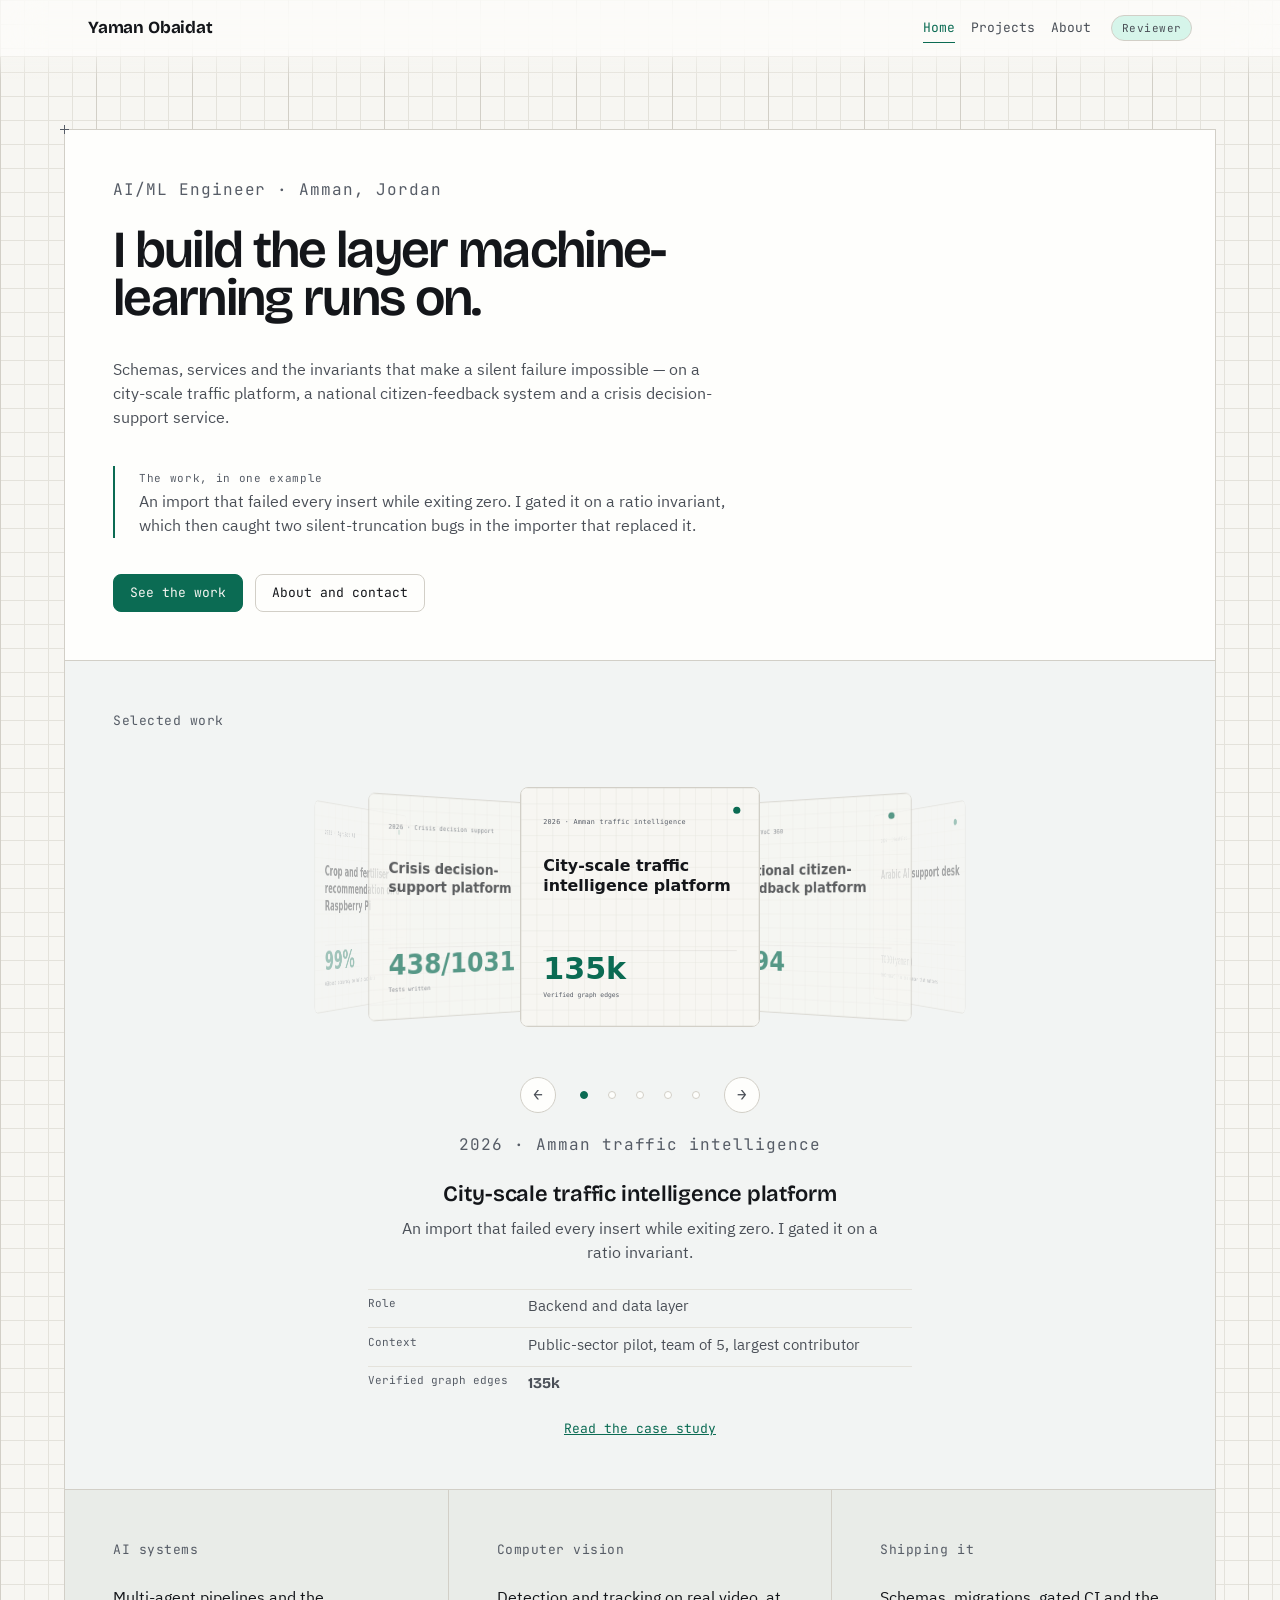
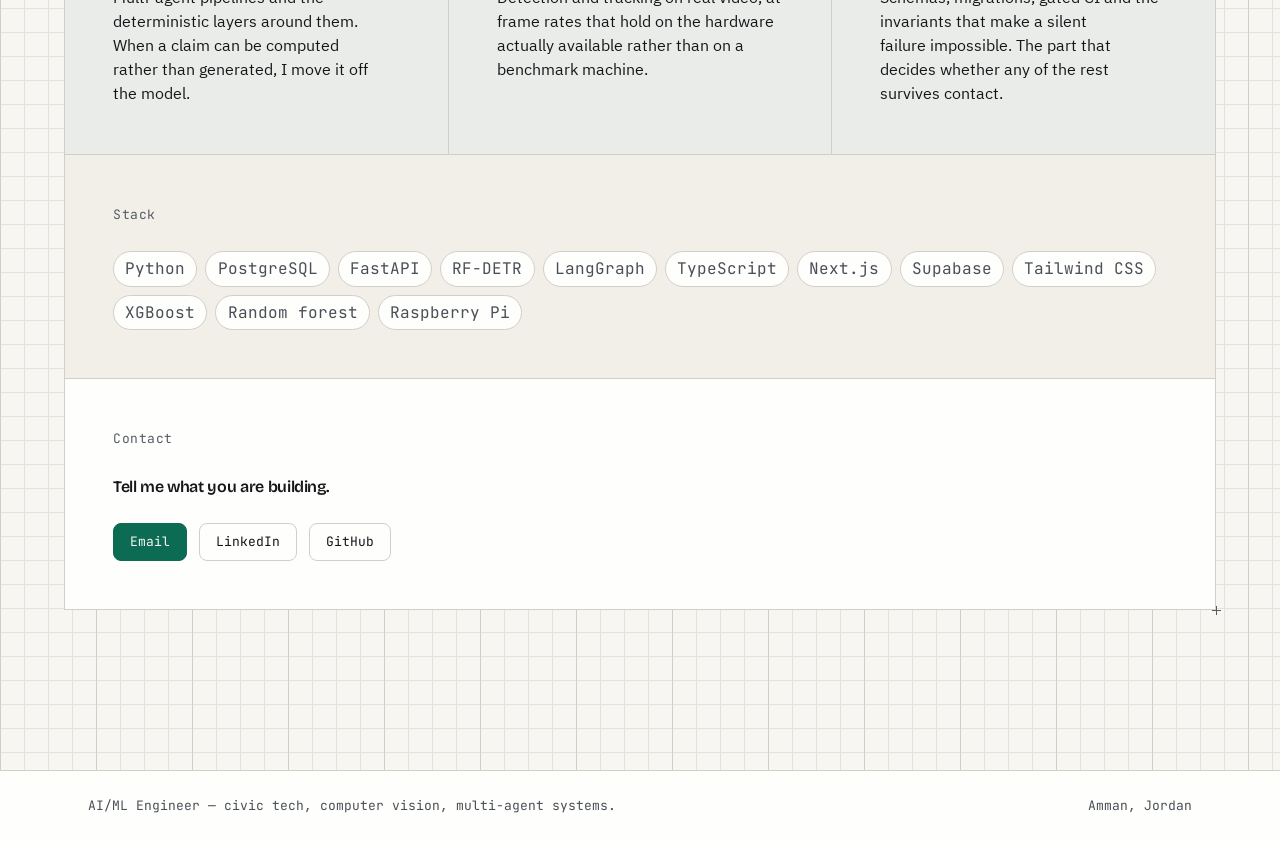
<file: index.html>
<!doctype html>
<html lang="en">
<head>
<meta charset="utf-8">
<meta name="viewport" content="width=device-width, initial-scale=1">
<title>Yaman Obaidat — AI/ML Engineer</title>
<meta name="description" content="AI/ML Engineer in Amman, Jordan — civic tech, computer vision, multi-agent systems.">
<link rel="canonical" href="https://YAMANOE.github.io/yaman-portfolio/">
<meta property="og:type" content="website">
<meta property="og:site_name" content="Yaman Obaidat">
<meta property="og:url" content="https://YAMANOE.github.io/yaman-portfolio/">
<meta property="og:title" content="Yaman Obaidat — AI/ML Engineer">
<meta property="og:description" content="AI/ML Engineer in Amman, Jordan — civic tech, computer vision, multi-agent systems.">
<!-- Social crawlers cannot resolve relative URLs, so these two are absolute.
     They are the only absolute paths in the repo. -->
<meta property="og:image" content="https://YAMANOE.github.io/yaman-portfolio/assets/og-image.png">
<meta property="og:image:width" content="1200">
<meta property="og:image:height" content="630">
<meta property="og:image:alt" content="Yaman Obaidat — AI/ML Engineer. Civic tech, computer vision, multi-agent systems.">
<meta name="twitter:card" content="summary_large_image">
<meta name="twitter:title" content="Yaman Obaidat — AI/ML Engineer">
<meta name="twitter:description" content="AI/ML Engineer in Amman, Jordan — civic tech, computer vision, multi-agent systems.">
<meta name="twitter:image" content="https://YAMANOE.github.io/yaman-portfolio/assets/og-image.png">

<link rel="icon" href="assets/favicon.svg" type="image/svg+xml">

<link rel="preconnect" href="https://fonts.googleapis.com">
<link rel="preconnect" href="https://fonts.gstatic.com" crossorigin>
<link href="https://fonts.googleapis.com/css2?family=Bricolage+Grotesque:opsz,wght@12..96,600;12..96,700&family=IBM+Plex+Sans+Arabic:wght@400;500&family=JetBrains+Mono:wght@400;500&display=swap" rel="stylesheet">

<link rel="stylesheet" href="assets/styles.css">
<link rel="stylesheet" href="assets/home.css">
</head>
<body class="sheet-page">

<a class="skip" href="#main">Skip to content</a>

<header class="topbar">
  <div class="shell topbar__inner">
    <a class="mark" href="index.html">Yaman Obaidat</a>
    <nav class="nav" aria-label="Main">
      <a href="index.html" aria-current="page">Home</a>
      <a href="projects.html">Projects</a>
      <a href="about.html">About</a>
    </nav>
    <span class="pill">Reviewer</span>
  </div>
</header>

<main id="main">

  <div class="sheet">

    <!-- 1. Hero — the sheet's headline surface. The proof line is the most
         characteristic thing in the work: a failure that was silent until it
         was gated. Wording traces to the traffic case study, not invented. -->
    <section class="parcel parcel--hero" aria-labelledby="hero-h">
      <p class="eyebrow">AI/ML Engineer · Amman, Jordan</p>
      <h1 id="hero-h">I build the layer machine-learning runs on.</h1>
      <p class="hero__lede">
        Schemas, services and the invariants that make a silent failure impossible — on a
        city-scale traffic platform, a national citizen-feedback system and a crisis
        decision-support service.
      </p>
      <p class="hero__proof">
        <span class="hero__proof-label">The work, in one example</span>
        An import that failed every insert while exiting zero. I gated it on a ratio
        invariant, which then caught two silent-truncation bugs in the importer that
        replaced it.
      </p>
      <p class="hero__actions">
        <a class="btn btn--primary" href="projects.html">See the work</a>
        <!-- TODO(yaman): add the CV PDF and point this at it. -->
        <a class="btn" href="about.html">About and contact</a>
      </p>
    </section>

    <!-- 2. Selected work -->
    <section class="parcel parcel--work" aria-labelledby="work-h">
      <h2 class="parcel__label" id="work-h">Selected work</h2>

      <div class="error" id="error" hidden>
        <p><strong>The project data could not load.</strong></p>
        <p>This page reads <code class="mono">data/projects.json</code> over the network, which does
           not work from a <code class="mono">file://</code> address. Serve the folder over http:</p>
        <p><code class="mono">python3 -m http.server 8000</code></p>
        <p class="error__detail"><code></code></p>
      </div>

      <div id="carousel">
        <div class="cf" id="track" tabindex="0" role="group"
             aria-roledescription="carousel" aria-label="Selected projects. Use the left and right arrow keys."></div>
        <div class="cf__controls">
          <button type="button" class="arrow" id="prev" aria-label="Previous project">←</button>
          <div class="dots" id="dots" role="group" aria-label="Choose a project"></div>
          <button type="button" class="arrow" id="next" aria-label="Next project">→</button>
        </div>
        <div class="cap" id="caption" aria-live="polite"></div>
      </div>
    </section>

    <!-- 3. What I do — one parcel each -->
    <section class="parcel parcel--do" aria-labelledby="do-1">
      <h2 class="parcel__label" id="do-1">AI systems</h2>
      <p>Multi-agent pipelines and the deterministic layers around them. When a claim can be
         computed rather than generated, I move it off the model.</p>
    </section>
    <section class="parcel parcel--do" aria-labelledby="do-2">
      <h2 class="parcel__label" id="do-2">Computer vision</h2>
      <p>Detection and tracking on real video, at frame rates that hold on the hardware
         actually available rather than on a benchmark machine.</p>
    </section>
    <section class="parcel parcel--do" aria-labelledby="do-3">
      <h2 class="parcel__label" id="do-3">Shipping it</h2>
      <p>Schemas, migrations, gated CI and the invariants that make a silent failure
         impossible. The part that decides whether any of the rest survives contact.</p>
    </section>

    <!-- 4. Stack -->
    <section class="parcel parcel--stack" aria-labelledby="stack-h">
      <h2 class="parcel__label" id="stack-h">Stack</h2>
      <ul class="tags" id="stack-row"></ul>
    </section>

    <!-- 5. Contact -->
    <section class="parcel parcel--cta" aria-labelledby="contact-h">
      <h2 class="parcel__label" id="contact-h">Contact</h2>
      <p class="cta__line">Tell me what you are building.</p>
      <p class="hero__actions">
        <a class="btn btn--primary" href="mailto:yamanobiedat5@gmail.com">Email</a>
        <a class="btn" href="https://www.linkedin.com/in/yaman-obiedat" rel="me noopener">LinkedIn</a>
        <a class="btn" href="https://github.com/YAMANOE" rel="me noopener">GitHub</a>
      </p>
    </section>

  </div>
</main>

<footer class="site-footer">
  <div class="shell site-footer__inner">
    <span>AI/ML Engineer — civic tech, computer vision, multi-agent systems.</span>
    <span>Amman, Jordan</span>
  </div>
</footer>

<script type="module" src="assets/app.js"></script>
</body>
</html>
</file>
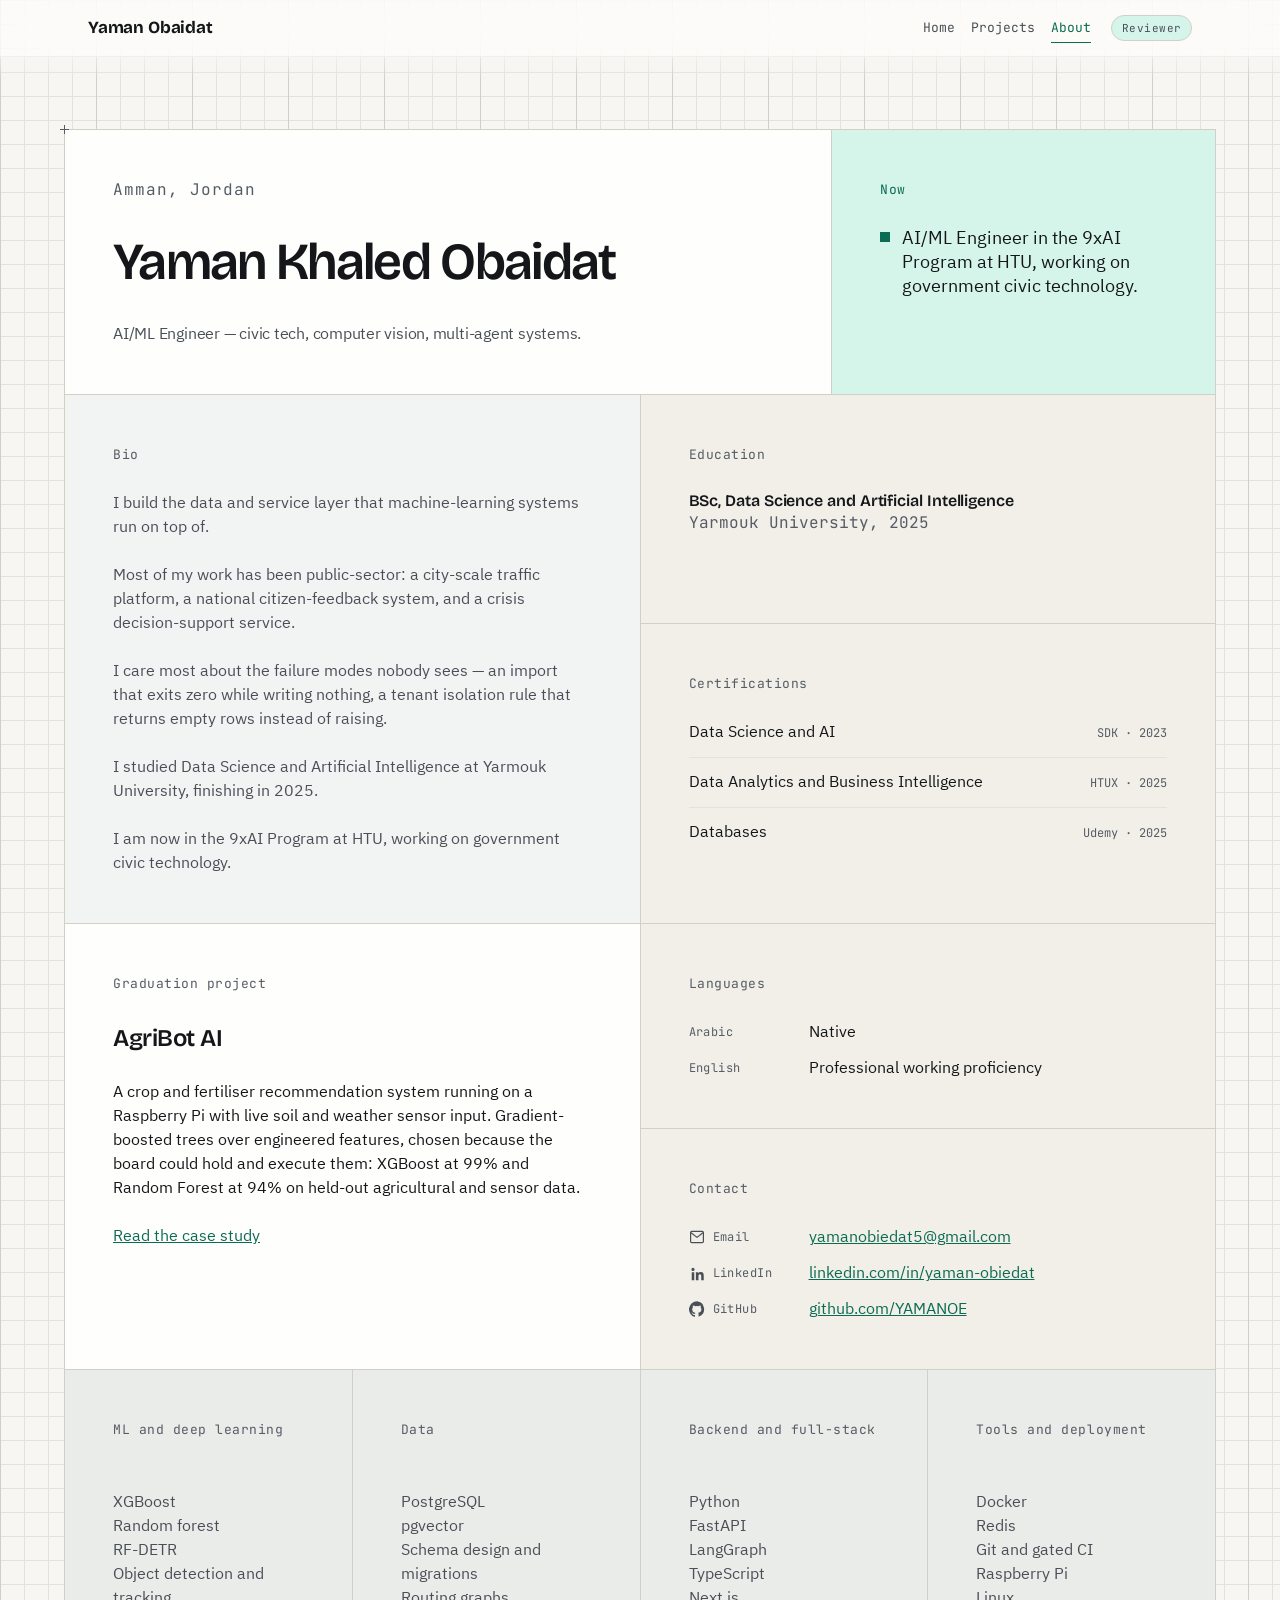
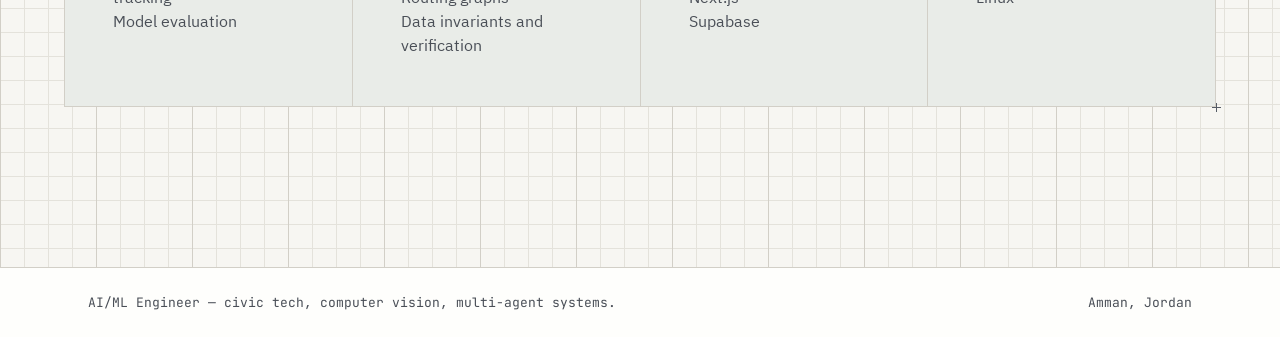
<file: about.html>
<!doctype html>
<html lang="en">
<head>
<meta charset="utf-8">
<meta name="viewport" content="width=device-width, initial-scale=1">
<title>About — Yaman Obaidat</title>
<meta name="description" content="AI/ML Engineer in Amman, Jordan. BSc Data Science and Artificial Intelligence, Yarmouk University. Currently in the 9xAI Program at HTU.">
<link rel="canonical" href="https://YAMANOE.github.io/yaman-portfolio/about.html">
<meta property="og:type" content="website">
<meta property="og:site_name" content="Yaman Obaidat">
<meta property="og:url" content="https://YAMANOE.github.io/yaman-portfolio/about.html">
<meta property="og:title" content="About — Yaman Obaidat">
<meta property="og:description" content="AI/ML Engineer in Amman, Jordan. BSc Data Science and Artificial Intelligence, Yarmouk University. Currently in the 9xAI Program at HTU.">
<!-- Social crawlers cannot resolve relative URLs, so these two are absolute.
     They are the only absolute paths in the repo. -->
<meta property="og:image" content="https://YAMANOE.github.io/yaman-portfolio/assets/og-image.png">
<meta property="og:image:width" content="1200">
<meta property="og:image:height" content="630">
<meta property="og:image:alt" content="Yaman Obaidat — AI/ML Engineer. Civic tech, computer vision, multi-agent systems.">
<meta name="twitter:card" content="summary_large_image">
<meta name="twitter:title" content="About — Yaman Obaidat">
<meta name="twitter:description" content="AI/ML Engineer in Amman, Jordan. BSc Data Science and Artificial Intelligence, Yarmouk University. Currently in the 9xAI Program at HTU.">
<meta name="twitter:image" content="https://YAMANOE.github.io/yaman-portfolio/assets/og-image.png">

<link rel="icon" href="assets/favicon.svg" type="image/svg+xml">

<link rel="preconnect" href="https://fonts.googleapis.com">
<link rel="preconnect" href="https://fonts.gstatic.com" crossorigin>
<link href="https://fonts.googleapis.com/css2?family=Bricolage+Grotesque:opsz,wght@12..96,600;12..96,700&family=IBM+Plex+Sans+Arabic:wght@400;500&family=JetBrains+Mono:wght@400;500&display=swap" rel="stylesheet">

<link rel="stylesheet" href="assets/styles.css">
<link rel="stylesheet" href="assets/about.css">


<script type="application/ld+json">
{
  "@context": "https://schema.org",
  "@type": "Person",
  "name": "Yaman Khaled Obaidat",
  "jobTitle": "AI/ML Engineer",
  "url": "https://YAMANOE.github.io/yaman-portfolio/",
  "email": "yamanobiedat5@gmail.com",
  "address": {
    "@type": "PostalAddress",
    "addressLocality": "Amman",
    "addressCountry": "JO"
  },
  "alumniOf": {
    "@type": "CollegeOrUniversity",
    "name": "Yarmouk University"
  },
  "knowsLanguage": [
    {
      "@type": "Language",
      "name": "Arabic"
    },
    {
      "@type": "Language",
      "name": "English"
    }
  ],
  "knowsAbout": [
    "XGBoost",
    "Random forest",
    "RF-DETR",
    "Object detection and tracking",
    "Model evaluation",
    "PostgreSQL",
    "pgvector",
    "Schema design and migrations",
    "Routing graphs",
    "Data invariants and verification",
    "Python",
    "FastAPI",
    "LangGraph",
    "TypeScript",
    "Next.js",
    "Supabase",
    "Docker",
    "Redis",
    "Git and gated CI",
    "Raspberry Pi",
    "Linux"
  ],
  "sameAs": [
    "https://www.linkedin.com/in/yaman-obiedat",
    "https://github.com/YAMANOE"
  ]
}
</script>
</head>
<body class="sheet-page">

<a class="skip" href="#main">Skip to content</a>

<header class="topbar">
  <div class="shell topbar__inner">
    <a class="mark" href="index.html">Yaman Obaidat</a>
    <nav class="nav" aria-label="Main">
      <a href="index.html">Home</a>
      <a href="projects.html">Projects</a>
      <a href="about.html" aria-current="page">About</a>
    </nav>
    <span class="pill">Reviewer</span>
  </div>
</header>

<main id="main">

  <div class="error error--sheet" id="error" hidden>
    <p><strong>The profile data could not load.</strong></p>
    <p>This page reads <code class="mono">data/profile.json</code> over the network, which does
       not work from a <code class="mono">file://</code> address. Serve the folder over http:</p>
    <p><code class="mono">python3 -m http.server 8000</code></p>
    <p class="error__detail"><code></code></p>
  </div>

  <!-- The sheet. Eleven parcels abutting with zero gutters on shared hairlines,
       so every card edge lands on an arterial of the paper grid. DOM order is
       the reading order AND the visual order at every breakpoint, so the CSS
       counters number the cards 01..11 the way the eye travels. -->
  <div class="sheet" id="sheet">

    <section class="parcel parcel--identity" aria-labelledby="name">
      <p class="eyebrow" id="location"></p>
      <h1 id="name"></h1>
      <p class="identity__role" id="role"></p>
    </section>

    <figure class="parcel parcel--portrait" id="portrait-card">
      <img id="photo" alt="" width="480" height="480">
    </figure>

    <section class="parcel parcel--now" aria-labelledby="now-heading">
      <h2 class="parcel__label" id="now-heading"></h2>
      <p class="now__line"><span class="signal" aria-hidden="true"></span><span id="now-body"></span></p>
    </section>

    <section class="parcel parcel--bio" aria-labelledby="bio-heading">
      <h2 class="parcel__label" id="bio-heading">Bio</h2>
      <div id="bio"></div>
    </section>

    <section class="parcel parcel--education" aria-labelledby="education-heading">
      <h2 class="parcel__label" id="education-heading">Education</h2>
      <h3 id="degree"></h3>
      <p class="mono academic__where" id="institution"></p>
      <div class="group" id="research-group">
        <h3 class="sub">Research interests</h3>
        <p id="research"></p>
      </div>
      <div class="group" id="report-group">
        <h3 class="sub">Formal report</h3>
        <p id="report-title"></p>
        <p class="muted" id="report-note"></p>
        <p><a id="report-link" href="#">Download the report</a></p>
      </div>
    </section>

    <section class="parcel parcel--project" aria-labelledby="project-heading">
      <h2 class="parcel__label" id="project-heading">Graduation project</h2>
      <h3 id="gradproject-title"></h3>
      <p id="gradproject-summary"></p>
      <p><a id="gradproject-link" href="#">Read the case study</a></p>
    </section>

    <section class="parcel parcel--certs" aria-labelledby="certs-heading">
      <h2 class="parcel__label" id="certs-heading">Certifications</h2>
      <ul class="certs" id="certifications"></ul>
    </section>

    <!-- The four skill parcels are static shells that about.js fills. They must
         exist at first paint: a JS-created element cannot be reserved by CSS,
         and four cards appearing at once shoved the rest of the sheet down.
         phase-5-about.md fixes this at exactly four groups. -->
    <div class="skills-wrap" id="skills">
      <section class="parcel parcel--skill" aria-labelledby="skill-0">
        <h2 class="parcel__label" id="skill-0"></h2><ul></ul>
      </section>
      <section class="parcel parcel--skill" aria-labelledby="skill-1">
        <h2 class="parcel__label" id="skill-1"></h2><ul></ul>
      </section>
      <section class="parcel parcel--skill" aria-labelledby="skill-2">
        <h2 class="parcel__label" id="skill-2"></h2><ul></ul>
      </section>
      <section class="parcel parcel--skill" aria-labelledby="skill-3">
        <h2 class="parcel__label" id="skill-3"></h2><ul></ul>
      </section>
    </div>

    <section class="parcel parcel--languages" aria-labelledby="languages-heading">
      <h2 class="parcel__label" id="languages-heading">Languages</h2>
      <dl class="pairs" id="languages"></dl>
    </section>

    <section class="parcel parcel--contact" aria-labelledby="contact-heading">
      <h2 class="parcel__label" id="contact-heading">Contact</h2>
      <dl class="pairs" id="contact"></dl>
    </section>

  </div>
</main>

<footer class="site-footer">
  <div class="shell site-footer__inner">
    <span>AI/ML Engineer — civic tech, computer vision, multi-agent systems.</span>
    <span>Amman, Jordan</span>
  </div>
</footer>

<script type="module" src="assets/about.js"></script>
</body>
</html>
</file>
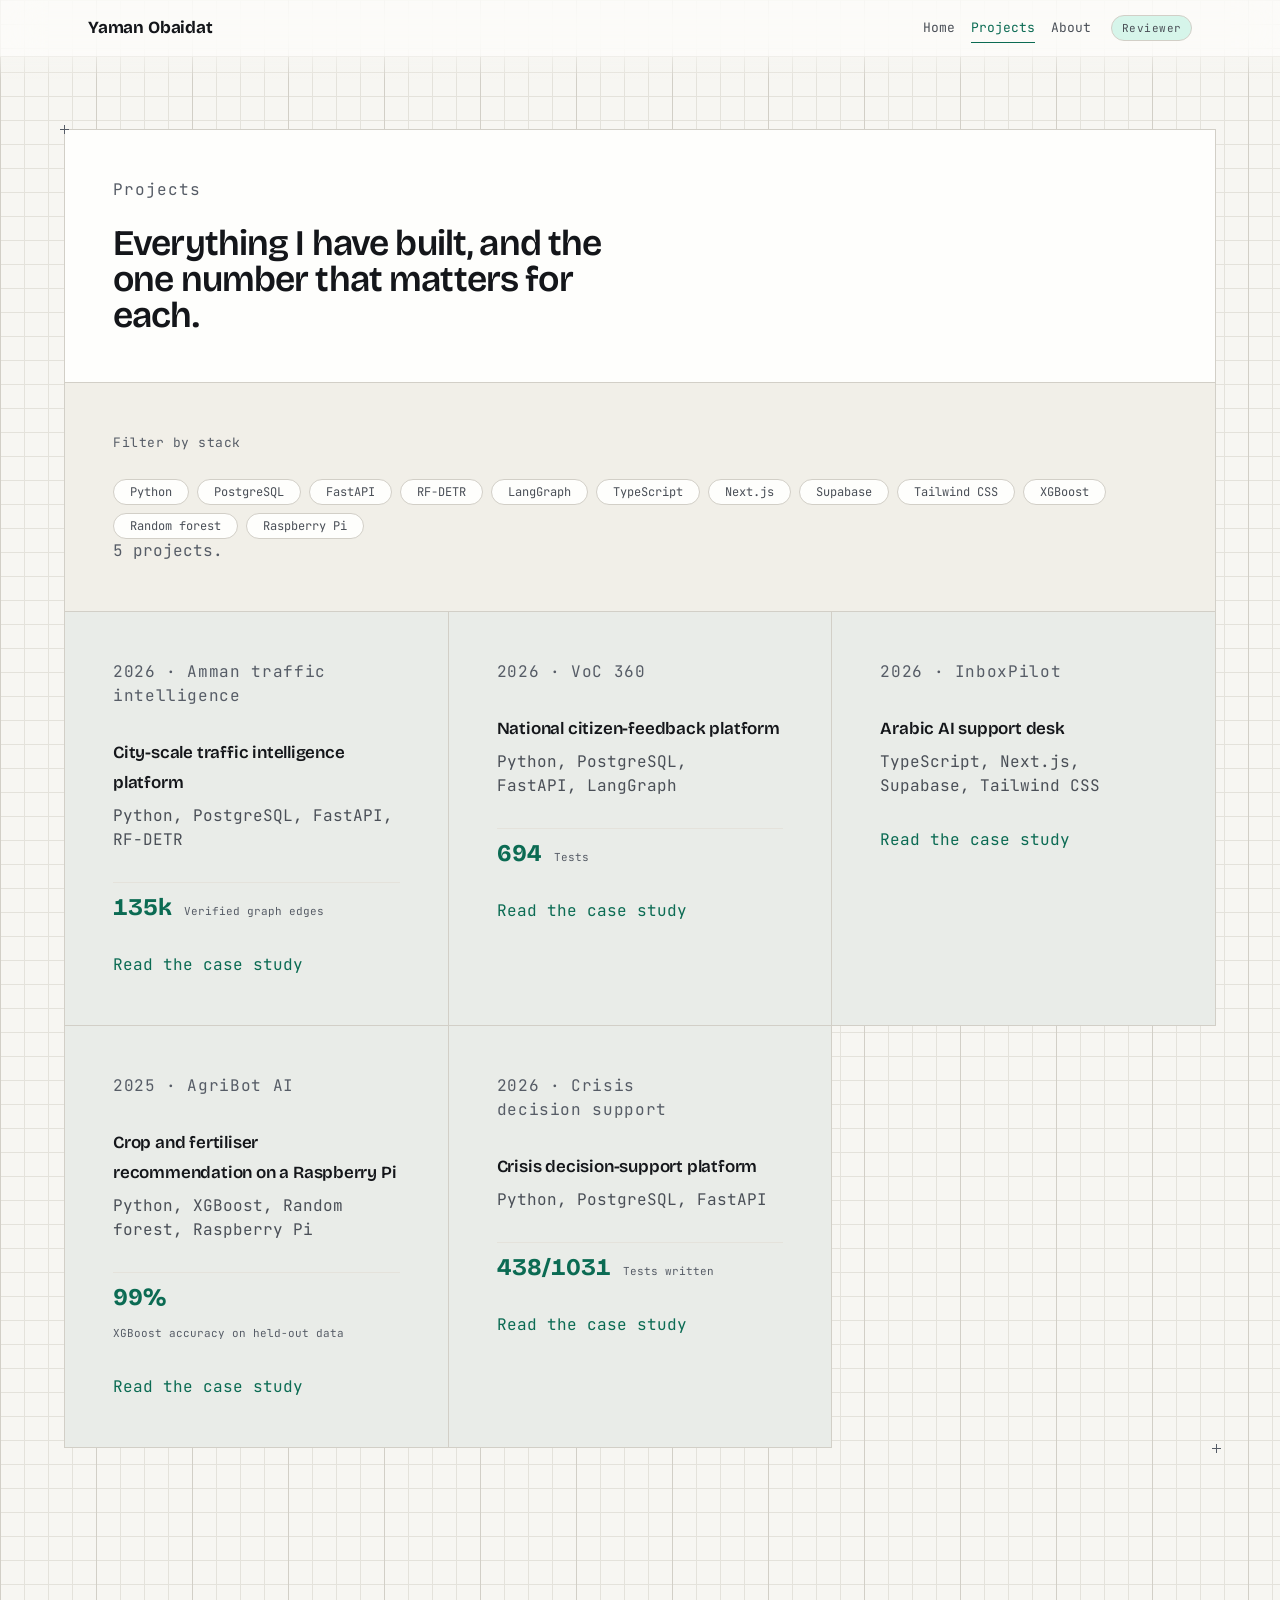
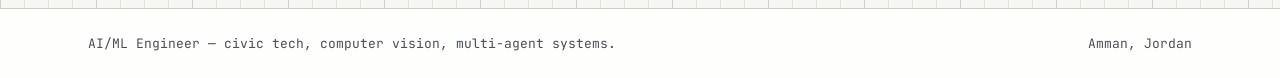
<file: projects.html>
<!doctype html>
<html lang="en">
<head>
<meta charset="utf-8">
<meta name="viewport" content="width=device-width, initial-scale=1">
<title>Projects — Yaman Obaidat</title>
<meta name="description" content="Every project, scannable in under a minute — civic tech, computer vision and multi-agent systems.">
<link rel="canonical" href="https://YAMANOE.github.io/yaman-portfolio/projects.html">
<meta property="og:type" content="website">
<meta property="og:site_name" content="Yaman Obaidat">
<meta property="og:url" content="https://YAMANOE.github.io/yaman-portfolio/projects.html">
<meta property="og:title" content="Projects — Yaman Obaidat">
<meta property="og:description" content="Every project, scannable in under a minute — civic tech, computer vision and multi-agent systems.">
<!-- Social crawlers cannot resolve relative URLs, so these two are absolute.
     They are the only absolute paths in the repo. -->
<meta property="og:image" content="https://YAMANOE.github.io/yaman-portfolio/assets/og-image.png">
<meta property="og:image:width" content="1200">
<meta property="og:image:height" content="630">
<meta property="og:image:alt" content="Yaman Obaidat — AI/ML Engineer. Civic tech, computer vision, multi-agent systems.">
<meta name="twitter:card" content="summary_large_image">
<meta name="twitter:title" content="Projects — Yaman Obaidat">
<meta name="twitter:description" content="Every project, scannable in under a minute — civic tech, computer vision and multi-agent systems.">
<meta name="twitter:image" content="https://YAMANOE.github.io/yaman-portfolio/assets/og-image.png">

<link rel="icon" href="assets/favicon.svg" type="image/svg+xml">

<link rel="preconnect" href="https://fonts.googleapis.com">
<link rel="preconnect" href="https://fonts.gstatic.com" crossorigin>
<link href="https://fonts.googleapis.com/css2?family=Bricolage+Grotesque:opsz,wght@12..96,600;12..96,700&family=IBM+Plex+Sans+Arabic:wght@400;500&family=JetBrains+Mono:wght@400;500&display=swap" rel="stylesheet">

<link rel="stylesheet" href="assets/styles.css">
</head>
<body class="sheet-page">

<a class="skip" href="#main">Skip to content</a>

<header class="topbar">
  <div class="shell topbar__inner">
    <a class="mark" href="index.html">Yaman Obaidat</a>
    <nav class="nav" aria-label="Main">
      <a href="index.html">Home</a>
      <a href="projects.html" aria-current="page">Projects</a>
      <a href="about.html">About</a>
    </nav>
    <span class="pill">Reviewer</span>
  </div>
</header>

<main id="main">
  <div class="sheet sheet--reserving" id="sheet">

    <section class="parcel parcel--head" aria-labelledby="index-h">
      <p class="eyebrow">Projects</p>
      <h1 id="index-h">Everything I have built, and the one number that matters for each.</h1>
    </section>

    <section class="parcel parcel--filters" aria-labelledby="filters-label">
      <h2 class="parcel__label" id="filters-label">Filter by stack</h2>
      <div class="filters" id="filters" role="group" aria-labelledby="filters-label"></div>
      <p class="index-status" id="status" role="status" aria-live="polite"></p>
    </section>

    <div class="error error--sheet" id="error" hidden>
      <p><strong>The project data could not load.</strong></p>
      <p>This page reads <code class="mono">data/projects.json</code> over the network, which
         does not work from a <code class="mono">file://</code> address. Serve the folder over http:</p>
      <p><code class="mono">python3 -m http.server 8000</code></p>
      <p class="error__detail"><code></code></p>
    </div>

    <!-- Each project is a parcel in the same lattice. display:contents so the
         cards are direct grid items of the sheet. -->
    <div class="grid" id="grid"></div>

  </div>
</main>

<footer class="site-footer">
  <div class="shell site-footer__inner">
    <span>AI/ML Engineer — civic tech, computer vision, multi-agent systems.</span>
    <span>Amman, Jordan</span>
  </div>
</footer>

<script type="module" src="assets/projects-index.js"></script>
</body>
</html>
</file>
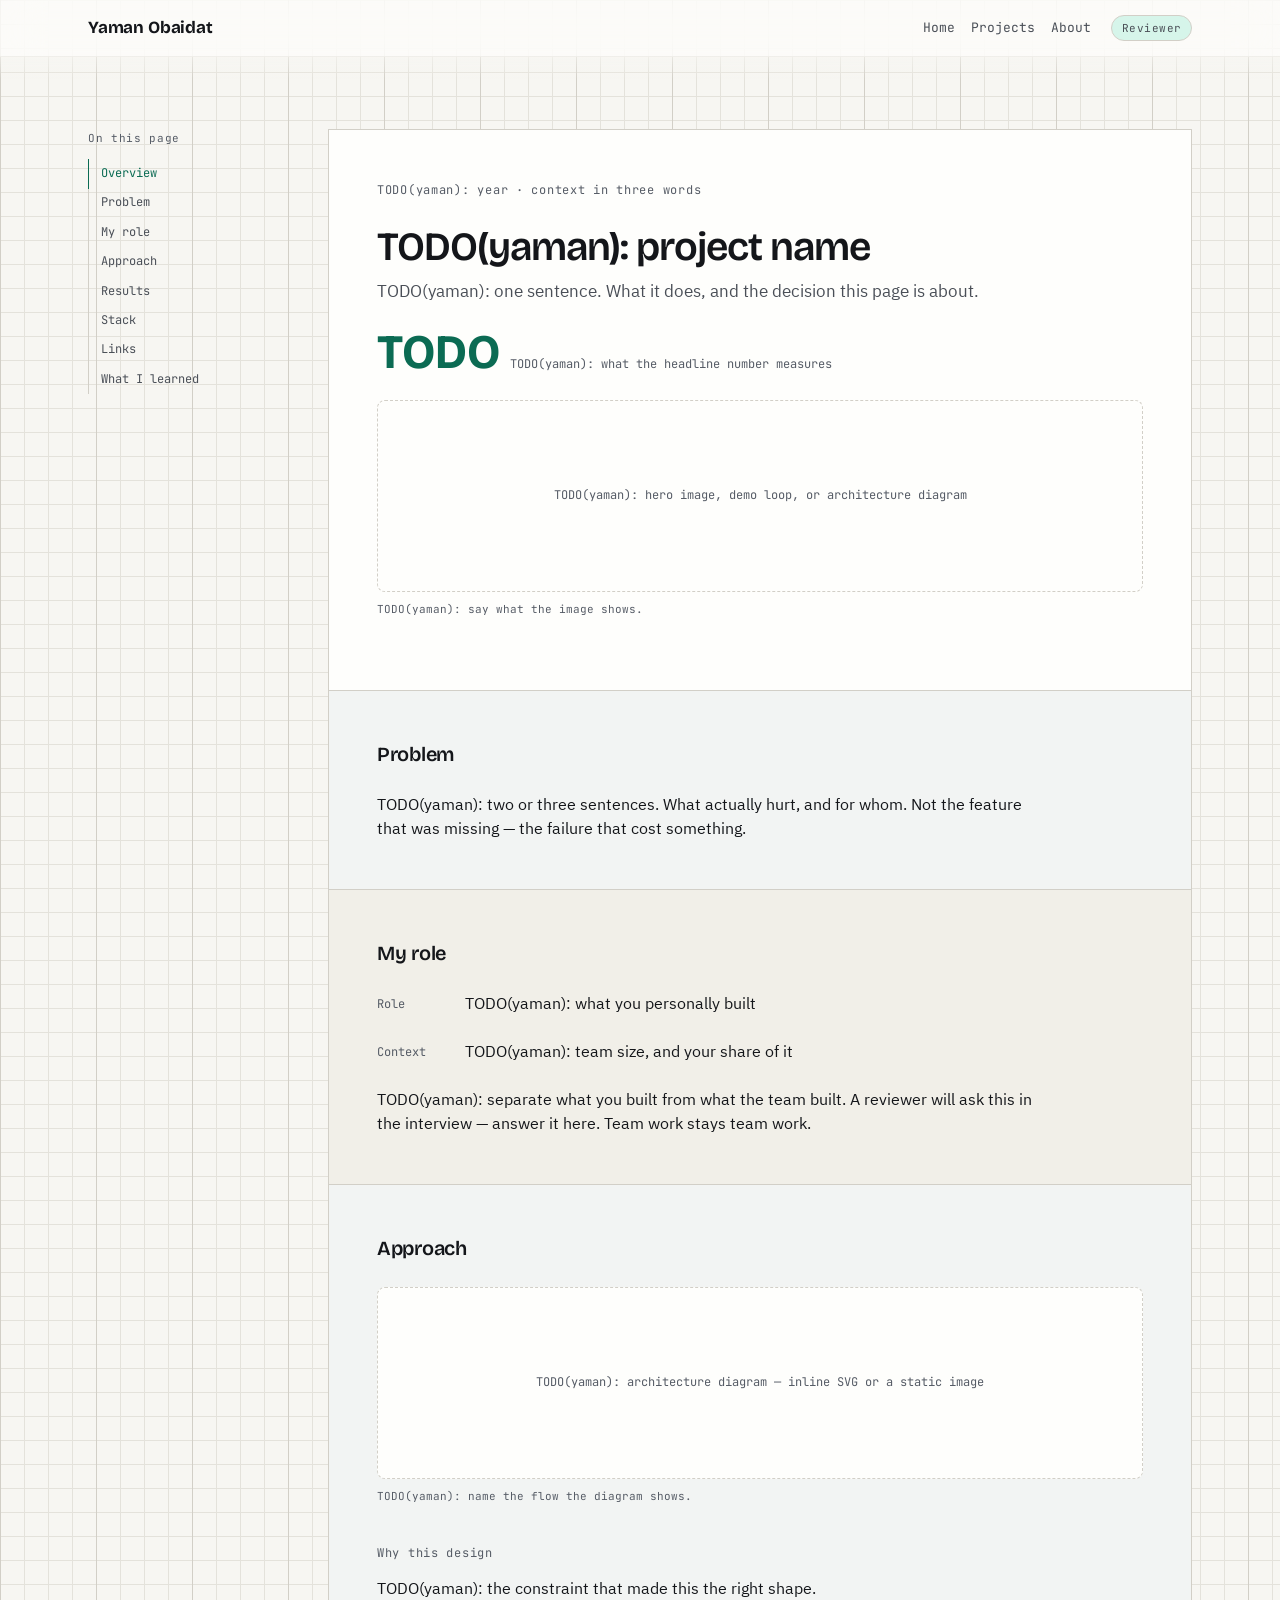
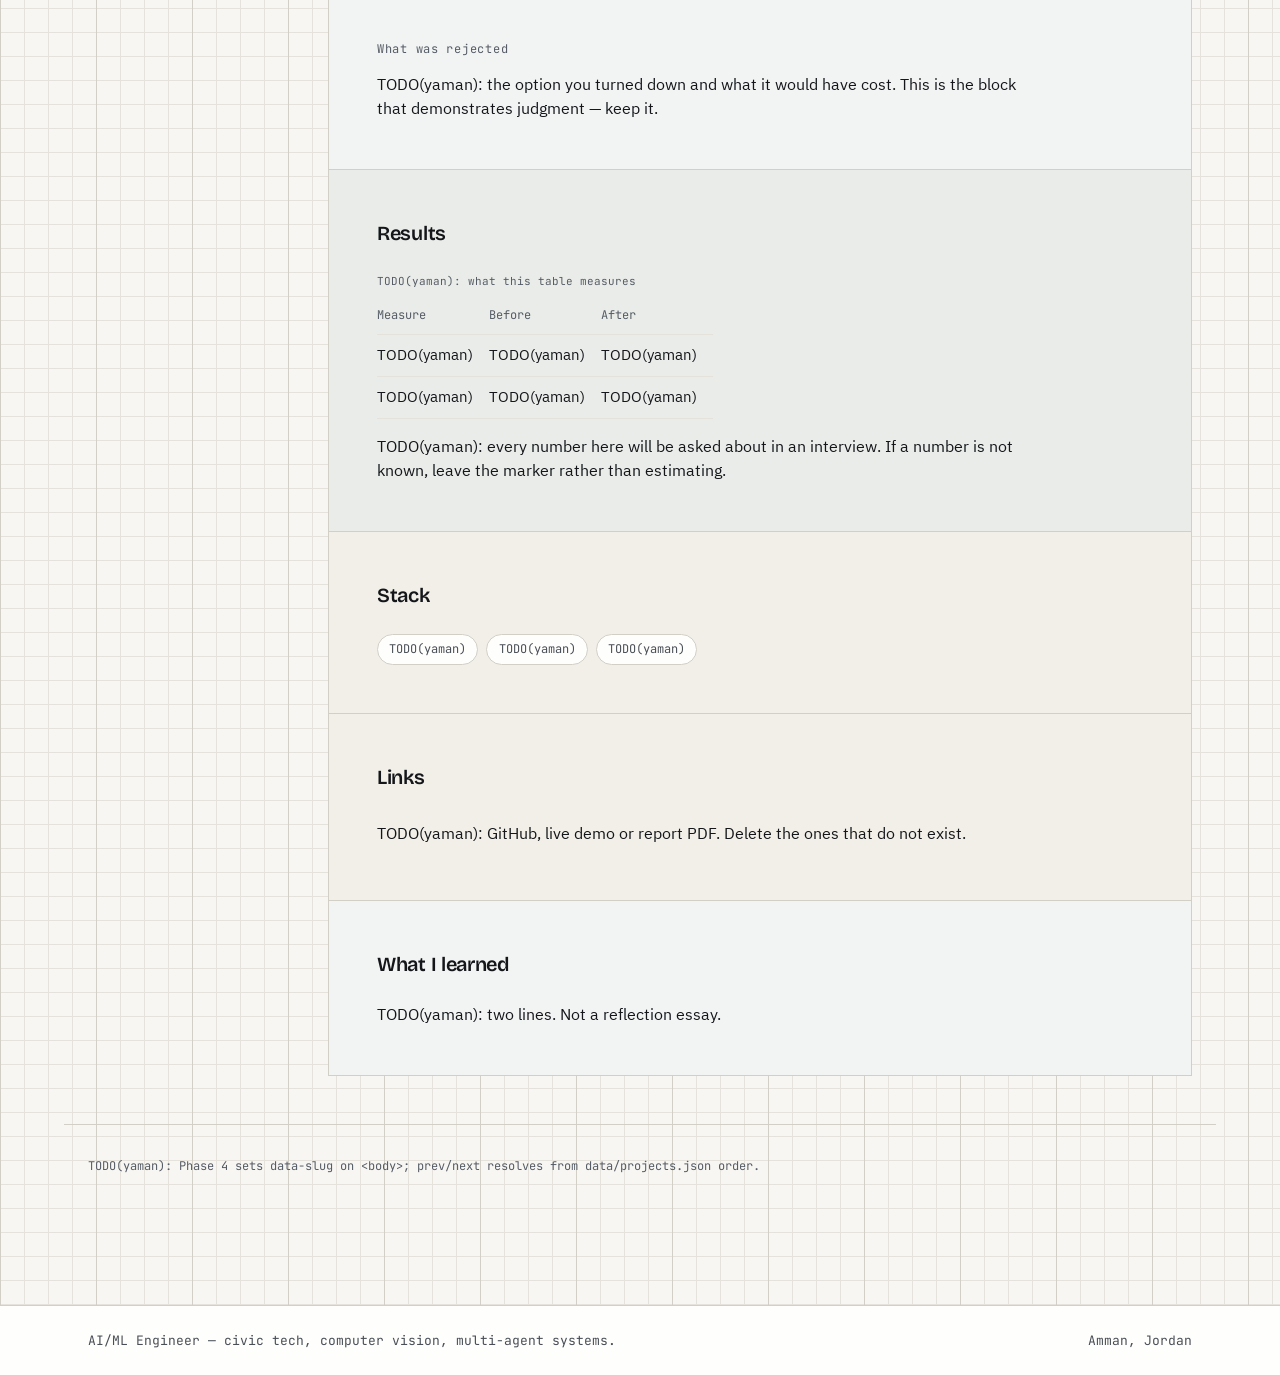
<file: projects/_template.html>
<!doctype html>
<html lang="en">
<head>
<meta charset="utf-8">
<meta name="viewport" content="width=device-width, initial-scale=1">
<title>TODO(yaman): project name — Yaman Obaidat</title>
<meta name="description" content="TODO(yaman): one sentence on what this system does and for whom.">
<meta name="robots" content="noindex">
<link rel="icon" href="../assets/favicon.svg" type="image/svg+xml">

<link rel="preconnect" href="https://fonts.googleapis.com">
<link rel="preconnect" href="https://fonts.gstatic.com" crossorigin>
<link href="https://fonts.googleapis.com/css2?family=Bricolage+Grotesque:opsz,wght@12..96,600;12..96,700&family=IBM+Plex+Sans+Arabic:wght@400;500&family=JetBrains+Mono:wght@400;500&display=swap" rel="stylesheet">

<link rel="stylesheet" href="../assets/styles.css">
<link rel="stylesheet" href="../assets/case-study.css">
</head>

<!-- Phase 4 sets data-slug to the project's slug in data/projects.json.
     It drives the prev/next footer. -->
<body class="sheet-page" data-slug="">

<a class="skip" href="#main">Skip to content</a>

<header class="topbar">
  <div class="shell topbar__inner">
    <a class="mark" href="../index.html">Yaman Obaidat</a>
    <nav class="nav" aria-label="Main">
      <a href="../index.html">Home</a>
      <a href="../projects.html">Projects</a>
      <a href="../about.html">About</a>
    </nav>
    <span class="pill">Reviewer</span>
  </div>
</header>

<main id="main">
  <div class="shell case">

    <!-- Sticky on wide screens, hidden below 900px. The eight blocks never
         change order — the repetition is what makes it feel professional. -->
    <nav class="toc" aria-label="On this page">
      <p class="toc__heading">On this page</p>
      <ol>
        <li><a href="#hero">Overview</a></li>
        <li><a href="#problem">Problem</a></li>
        <li><a href="#role">My role</a></li>
        <li><a href="#approach">Approach</a></li>
        <li><a href="#results">Results</a></li>
        <li><a href="#stack">Stack</a></li>
        <li><a href="#links">Links</a></li>
        <li><a href="#learned">What I learned</a></li>
      </ol>
    </nav>

    <article class="case__body">

      <!-- 1 ---------------------------------------------------------------->
      <section id="hero" class="case__block case__block--hero" aria-labelledby="hero-h">
        <p class="eyebrow">TODO(yaman): year · context in three words</p>
        <h1 id="hero-h">TODO(yaman): project name</h1>
        <p class="case__standfirst">TODO(yaman): one sentence. What it does, and the decision this page is about.</p>

        <p class="case__figure">
          <span class="case__value">TODO</span>
          <span class="case__label">TODO(yaman): what the headline number measures</span>
        </p>

        <figure class="case__hero-media">
          <!-- Inline SVG or a static image. No diagram library.
               For a system marked sourcePublic:false, an architecture diagram
               is the only permitted visual — never a screenshot. -->
          <div class="case__placeholder" role="img"
               aria-label="TODO(yaman): replace with a real diagram or screenshot">
            TODO(yaman): hero image, demo loop, or architecture diagram
          </div>
          <figcaption>TODO(yaman): say what the image shows.</figcaption>
        </figure>
      </section>

      <!-- 2 ---------------------------------------------------------------->
      <section id="problem" class="case__block" aria-labelledby="problem-h">
        <h2 id="problem-h">Problem</h2>
        <p>TODO(yaman): two or three sentences. What actually hurt, and for whom.
           Not the feature that was missing — the failure that cost something.</p>
      </section>

      <!-- 3 ---------------------------------------------------------------->
      <section id="role" class="case__block" aria-labelledby="role-h">
        <h2 id="role-h">My role</h2>
        <p class="case__meta">
          <span class="case__meta-label">Role</span>
          <span>TODO(yaman): what you personally built</span>
        </p>
        <p class="case__meta">
          <span class="case__meta-label">Context</span>
          <span>TODO(yaman): team size, and your share of it</span>
        </p>
        <p>TODO(yaman): separate what you built from what the team built. A reviewer
           will ask this in the interview — answer it here. Team work stays team work.</p>
      </section>

      <!-- 4 ---------------------------------------------------------------->
      <section id="approach" class="case__block" aria-labelledby="approach-h">
        <h2 id="approach-h">Approach</h2>

        <figure class="case__diagram">
          <div class="case__placeholder" role="img"
               aria-label="TODO(yaman): architecture diagram describing the real flow">
            TODO(yaman): architecture diagram — inline SVG or a static image
          </div>
          <figcaption>TODO(yaman): name the flow the diagram shows.</figcaption>
        </figure>

        <h3>Why this design</h3>
        <p>TODO(yaman): the constraint that made this the right shape.</p>

        <h3>What was rejected</h3>
        <!-- Do not drop this. The rejected option is the part that shows judgment. -->
        <p>TODO(yaman): the option you turned down and what it would have cost.
           This is the block that demonstrates judgment — keep it.</p>
      </section>

      <!-- 5 ---------------------------------------------------------------->
      <section id="results" class="case__block" aria-labelledby="results-h">
        <h2 id="results-h">Results</h2>
        <table class="case__table">
          <caption>TODO(yaman): what this table measures</caption>
          <thead>
            <tr><th scope="col">Measure</th><th scope="col">Before</th><th scope="col">After</th></tr>
          </thead>
          <tbody>
            <tr><td>TODO(yaman)</td><td>TODO(yaman)</td><td>TODO(yaman)</td></tr>
            <tr><td>TODO(yaman)</td><td>TODO(yaman)</td><td>TODO(yaman)</td></tr>
          </tbody>
        </table>
        <p>TODO(yaman): every number here will be asked about in an interview.
           If a number is not known, leave the marker rather than estimating.</p>
      </section>

      <!-- 6 ---------------------------------------------------------------->
      <section id="stack" class="case__block" aria-labelledby="stack-h">
        <h2 id="stack-h">Stack</h2>
        <ul class="tags">
          <li class="tag">TODO(yaman)</li>
          <li class="tag">TODO(yaman)</li>
          <li class="tag">TODO(yaman)</li>
        </ul>
      </section>

      <!-- 7 ---------------------------------------------------------------->
      <section id="links" class="case__block" aria-labelledby="links-h">
        <h2 id="links-h">Links</h2>
        <!-- Hide any link with no URL. A system marked sourcePublic:false has
             no repository link — say so rather than linking nothing. -->
        <ul class="plain case__links">
          <li>TODO(yaman): GitHub, live demo or report PDF. Delete the ones that do not exist.</li>
        </ul>
      </section>

      <!-- 8 ---------------------------------------------------------------->
      <section id="learned" class="case__block" aria-labelledby="learned-h">
        <h2 id="learned-h">What I learned</h2>
        <p>TODO(yaman): two lines. Not a reflection essay.</p>
      </section>

    </article>
  </div>

  <nav class="shell pagination" id="pagination" aria-label="Other projects"></nav>
</main>

<footer class="site-footer">
  <div class="shell site-footer__inner">
    <span>AI/ML Engineer — civic tech, computer vision, multi-agent systems.</span>
    <span>Amman, Jordan</span>
  </div>
</footer>

<script type="module" src="../assets/case-study.js"></script>
</body>
</html>
</file>
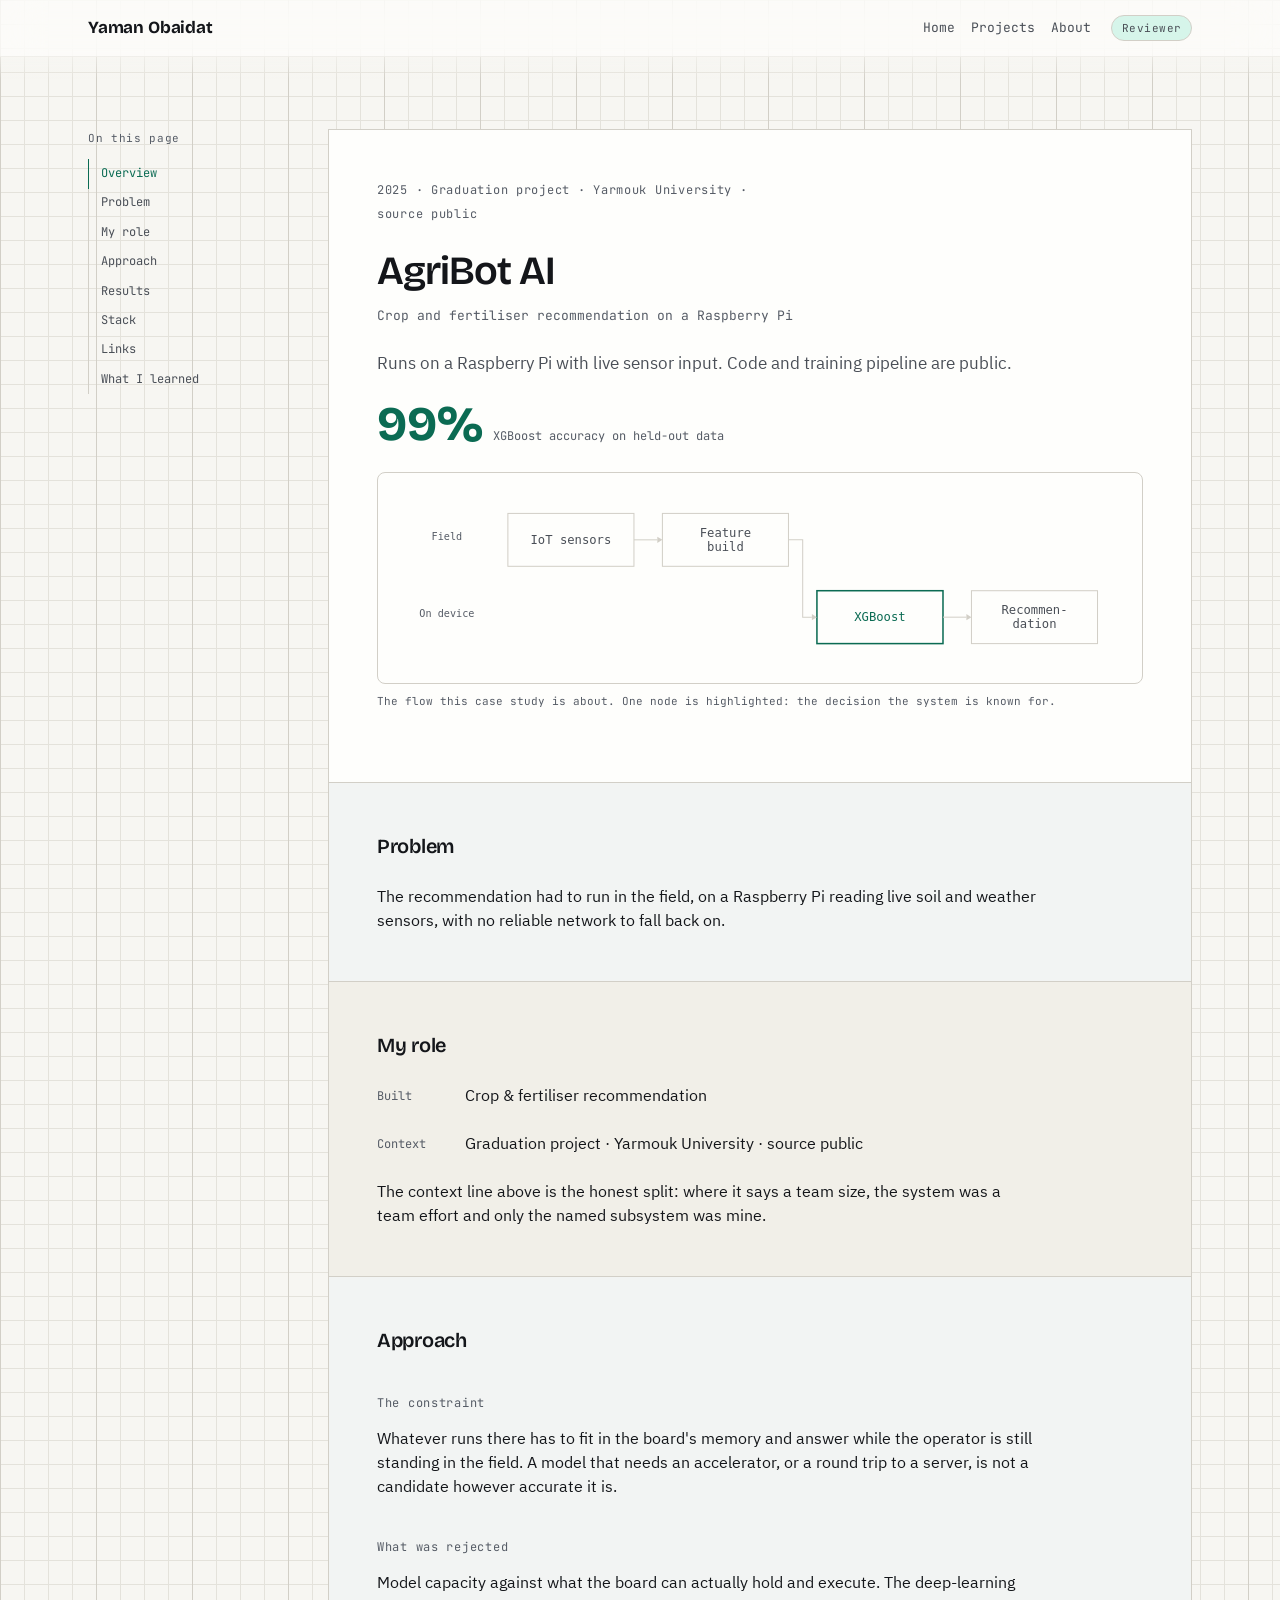
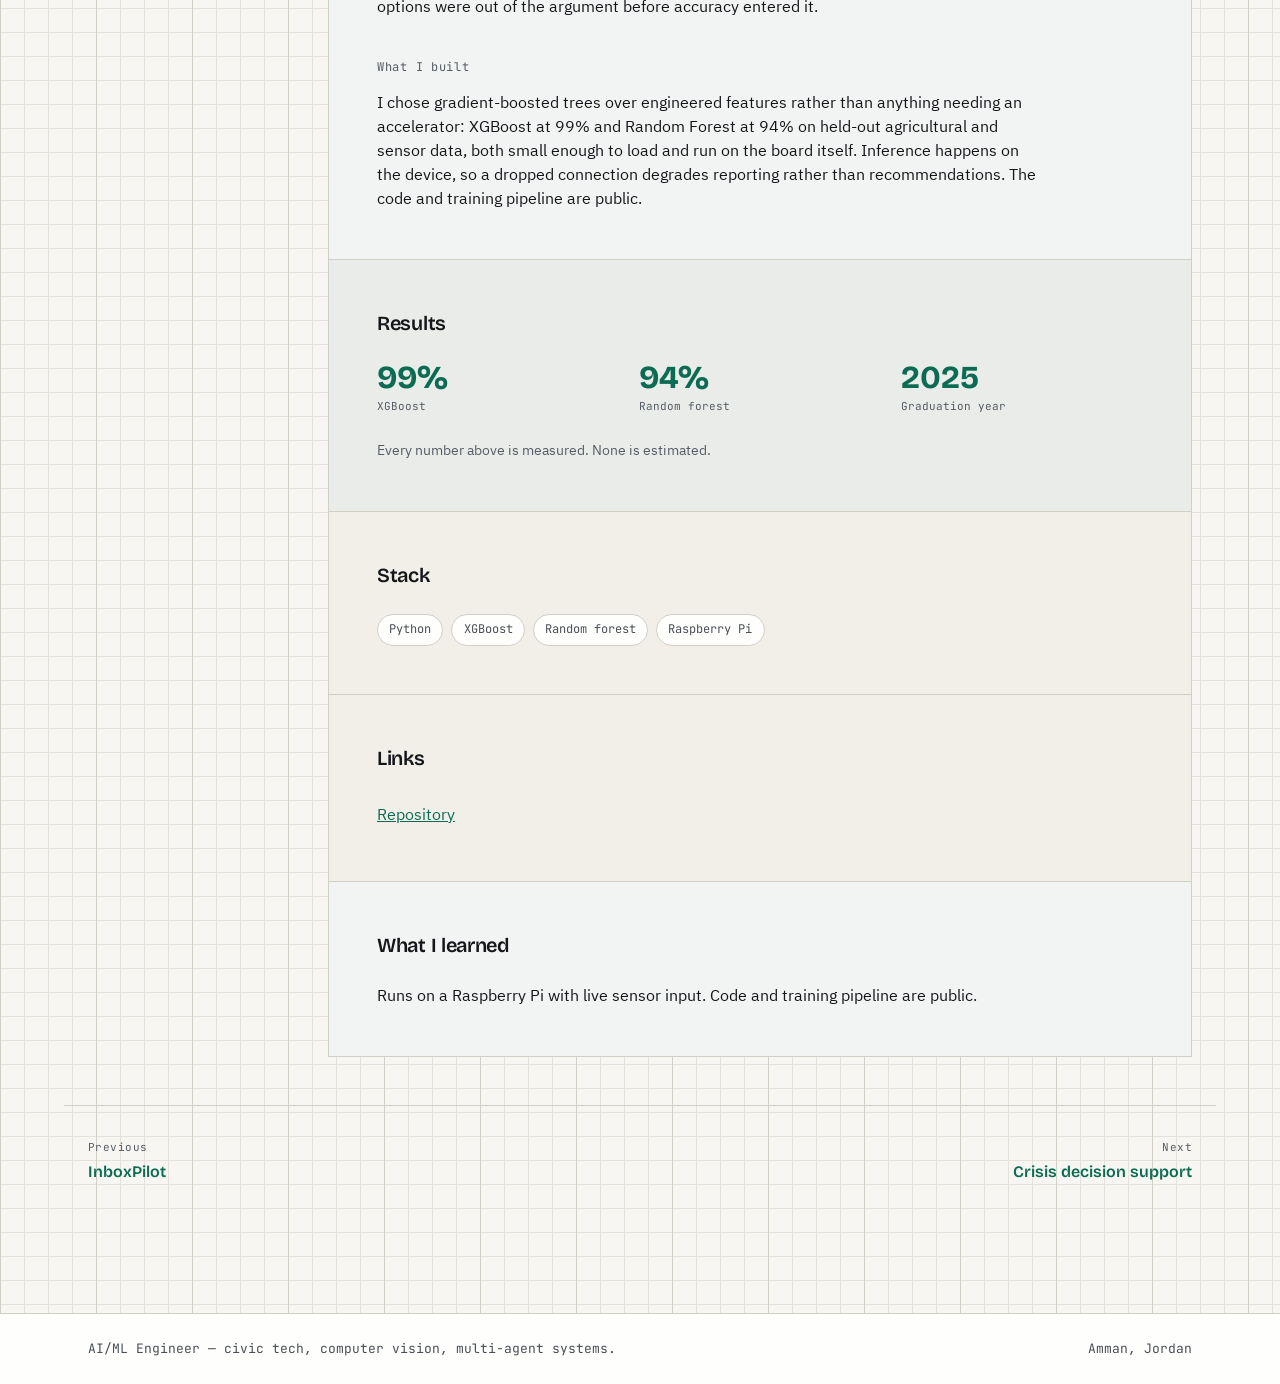
<file: projects/agribot.html>
<!doctype html>
<html lang="en">
<head>
<meta charset="utf-8">
<meta name="viewport" content="width=device-width, initial-scale=1">
<title>AgriBot AI — Yaman Obaidat</title>
<meta name="description" content="Crop and fertiliser recommendation on a Raspberry Pi — Runs on a Raspberry Pi with live sensor input. Code and training pipeline are public.">
<link rel="canonical" href="https://YAMANOE.github.io/yaman-portfolio/projects/agribot.html">
<meta property="og:type" content="website">
<meta property="og:site_name" content="Yaman Obaidat">
<meta property="og:url" content="https://YAMANOE.github.io/yaman-portfolio/projects/agribot.html">
<meta property="og:title" content="AgriBot AI — Yaman Obaidat">
<meta property="og:description" content="Crop and fertiliser recommendation on a Raspberry Pi — Runs on a Raspberry Pi with live sensor input. Code and training pipeline are public.">
<!-- Social crawlers cannot resolve relative URLs, so these two are absolute. -->
<meta property="og:image" content="https://YAMANOE.github.io/yaman-portfolio/assets/og-image.png">
<meta property="og:image:width" content="1200">
<meta property="og:image:height" content="630">
<meta property="og:image:alt" content="Yaman Obaidat — AI/ML Engineer. Civic tech, computer vision, multi-agent systems.">
<meta name="twitter:card" content="summary_large_image">
<meta name="twitter:title" content="AgriBot AI — Yaman Obaidat">
<meta name="twitter:description" content="Crop and fertiliser recommendation on a Raspberry Pi — Runs on a Raspberry Pi with live sensor input. Code and training pipeline are public.">
<meta name="twitter:image" content="https://YAMANOE.github.io/yaman-portfolio/assets/og-image.png">

<link rel="icon" href="../assets/favicon.svg" type="image/svg+xml">

<link rel="preconnect" href="https://fonts.googleapis.com">
<link rel="preconnect" href="https://fonts.gstatic.com" crossorigin>
<link href="https://fonts.googleapis.com/css2?family=Bricolage+Grotesque:opsz,wght@12..96,600;12..96,700&family=IBM+Plex+Sans+Arabic:wght@400;500&family=JetBrains+Mono:wght@400;500&display=swap" rel="stylesheet">

<link rel="stylesheet" href="../assets/styles.css">
<link rel="stylesheet" href="../assets/case-study.css">
</head>
<body data-slug="agribot">

<a class="skip" href="#main">Skip to content</a>

<header class="topbar">
  <div class="shell topbar__inner">
    <a class="mark" href="../index.html">Yaman Obaidat</a>
    <nav class="nav" aria-label="Main">
      <a href="../index.html">Home</a>
      <a href="../projects.html">Projects</a>
      <a href="../about.html">About</a>
    </nav>
    <span class="pill">Reviewer</span>
  </div>
</header>

<main id="main">
  <div class="shell case">

    <nav class="toc" aria-label="On this page">
      <p class="toc__heading">On this page</p>
      <ol>
        <li><a href="#hero">Overview</a></li>
        <li><a href="#problem">Problem</a></li>
        <li><a href="#role">My role</a></li>
        <li><a href="#approach">Approach</a></li>
        <li><a href="#results">Results</a></li>
        <li><a href="#stack">Stack</a></li>
        <li><a href="#links">Links</a></li>
        <li><a href="#learned">What I learned</a></li>
      </ol>
    </nav>

    <article class="case__body">

      <!-- 1 -->
      <section id="hero" class="case__block case__block--hero" aria-labelledby="hero-h">
        <p class="eyebrow">2025 · Graduation project · Yarmouk University · source public</p>
        <h1 id="hero-h">AgriBot AI</h1>
        <p class="case__subtitle">Crop and fertiliser recommendation on a Raspberry Pi</p>
        <p class="case__standfirst">Runs on a Raspberry Pi with live sensor input. Code and training pipeline are public.</p>

        <p class="case__figure">
          <span class="case__value">99%</span>
          <span class="case__label">XGBoost accuracy on held-out data</span>
        </p>

        <figure class="case__hero-media">
          <img src="../assets/diagrams/agribot.svg" alt="IoT sensors feed a feature build, which feeds an XGBoost model, which produces a recommendation." width="720" height="175" class="case__svg">
          <figcaption>The flow this case study is about. One node is highlighted: the decision the system is known for.</figcaption>
        </figure>
      </section>

      <!-- 2 -->
      <section id="problem" class="case__block" aria-labelledby="problem-h">
        <h2 id="problem-h">Problem</h2>
        <p>The recommendation had to run in the field, on a Raspberry Pi reading live soil and weather sensors, with no reliable network to fall back on.</p>
      </section>

      <!-- 3 -->
      <section id="role" class="case__block" aria-labelledby="role-h">
        <h2 id="role-h">My role</h2>
        <p class="case__meta"><span class="case__meta-label">Built</span><span>Crop &amp; fertiliser recommendation</span></p>
        <p class="case__meta"><span class="case__meta-label">Context</span><span>Graduation project · Yarmouk University · source public</span></p>
        <p>The context line above is the honest split: where it says a team size, the
           system was a team effort and only the named subsystem was mine.</p>
      </section>

      <!-- 4 -->
      <section id="approach" class="case__block" aria-labelledby="approach-h">
        <h2 id="approach-h">Approach</h2>

        <h3>The constraint</h3>
        <p>Whatever runs there has to fit in the board&#x27;s memory and answer while the operator is still standing in the field. A model that needs an accelerator, or a round trip to a server, is not a candidate however accurate it is.</p>

        <h3>What was rejected</h3>
        <p>Model capacity against what the board can actually hold and execute. The deep-learning options were out of the argument before accuracy entered it.</p>

        <h3>What I built</h3>
        <p>I chose gradient-boosted trees over engineered features rather than anything needing an accelerator: XGBoost at 99% and Random Forest at 94% on held-out agricultural and sensor data, both small enough to load and run on the board itself. Inference happens on the device, so a dropped connection degrades reporting rather than recommendations. The code and training pipeline are public.</p>
      </section>

      <!-- 5 -->
      <section id="results" class="case__block" aria-labelledby="results-h">
        <h2 id="results-h">Results</h2>
        <div class="figs"><div class="fig"><span class="fig__value">99%</span><span class="fig__label">XGBoost</span></div><div class="fig"><span class="fig__value">94%</span><span class="fig__label">Random forest</span></div><div class="fig"><span class="fig__value">2025</span><span class="fig__label">Graduation year</span></div></div>
        <p class="case__note">Every number above is measured. None is estimated.</p>
        <!-- TODO(yaman): before/after figures where a comparison exists. -->
      </section>

      <!-- 6 -->
      <section id="stack" class="case__block" aria-labelledby="stack-h">
        <h2 id="stack-h">Stack</h2>
        <ul class="tags"><li class="tag">Python</li><li class="tag">XGBoost</li><li class="tag">Random forest</li><li class="tag">Raspberry Pi</li></ul>
      </section>

      <!-- 7 -->
      <section id="links" class="case__block" aria-labelledby="links-h">
        <h2 id="links-h">Links</h2>
        <ul class="plain case__links">
          <li><a href="https://github.com/YAMANOE">Repository</a></li>
          <!-- TODO(yaman): narrow the repository link to the exact repo. -->
        </ul>
      </section>

      <!-- 8 -->
      <section id="learned" class="case__block" aria-labelledby="learned-h">
        <h2 id="learned-h">What I learned</h2>
        <p>Runs on a Raspberry Pi with live sensor input. Code and training pipeline are public.</p>
        <!-- TODO(yaman): one more line — what you would do differently next time. -->
      </section>

    </article>
  </div>

  <nav class="shell pagination" id="pagination" aria-label="Other projects"></nav>
</main>

<footer class="site-footer">
  <div class="shell site-footer__inner">
    <span>AI/ML Engineer — civic tech, computer vision, multi-agent systems.</span>
    <span>Amman, Jordan</span>
  </div>
</footer>

<script type="module" src="../assets/case-study.js"></script>
</body>
</html>
</file>
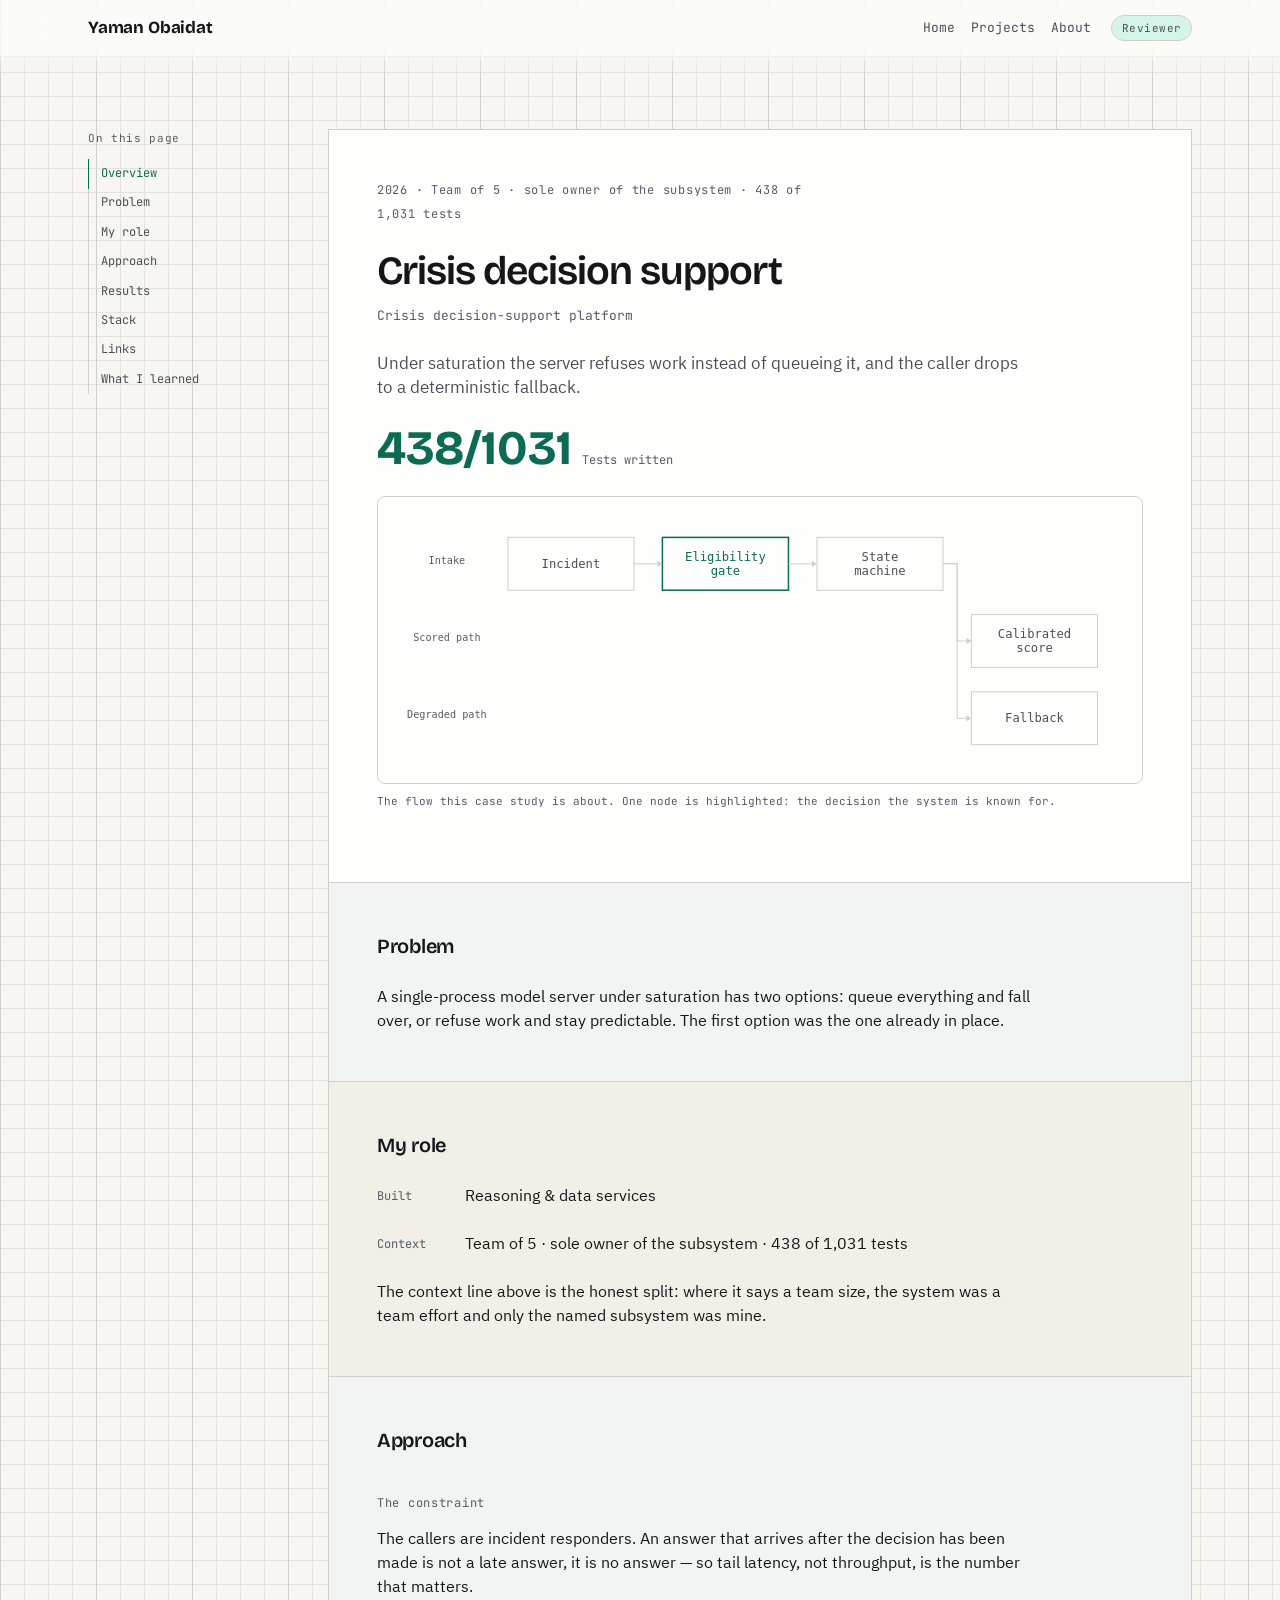
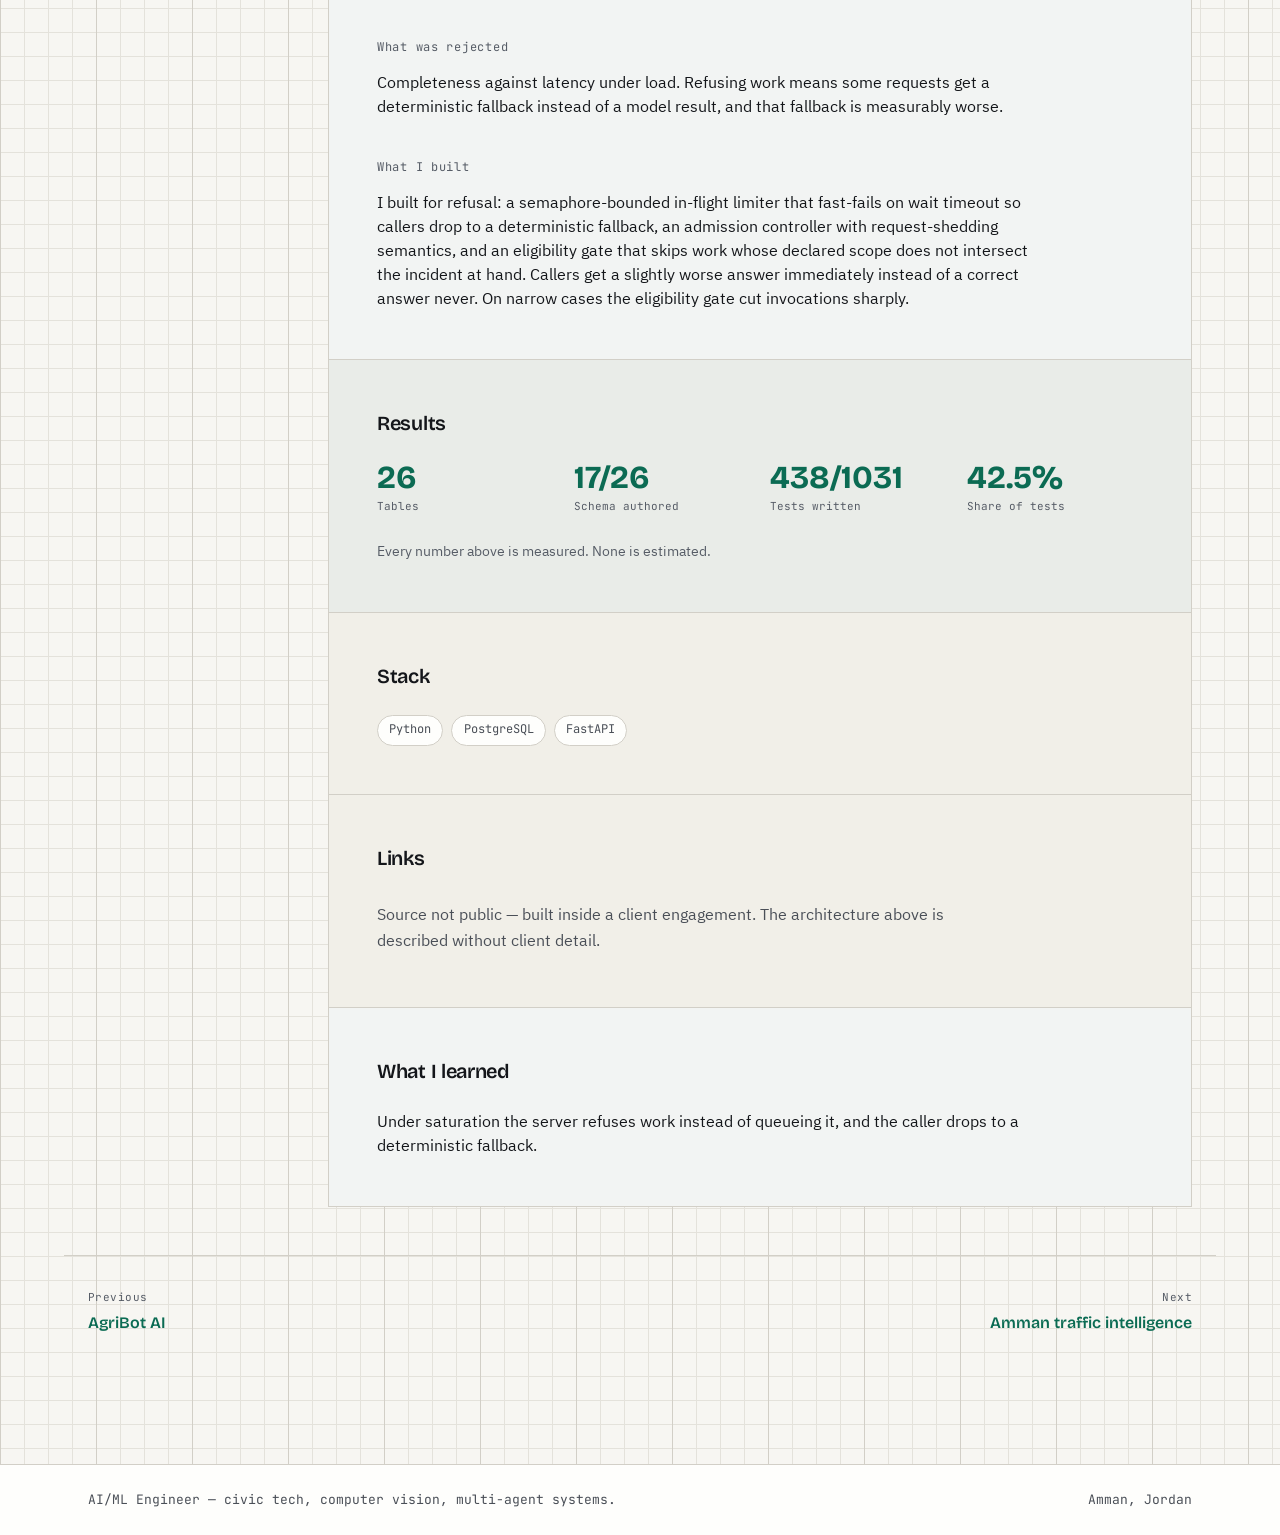
<file: projects/crisis-support.html>
<!doctype html>
<html lang="en">
<head>
<meta charset="utf-8">
<meta name="viewport" content="width=device-width, initial-scale=1">
<title>Crisis decision support — Yaman Obaidat</title>
<meta name="description" content="Crisis decision-support platform — Under saturation the server refuses work instead of queueing it, and the caller drops to a deterministic fallback.">
<link rel="canonical" href="https://YAMANOE.github.io/yaman-portfolio/projects/crisis-support.html">
<meta property="og:type" content="website">
<meta property="og:site_name" content="Yaman Obaidat">
<meta property="og:url" content="https://YAMANOE.github.io/yaman-portfolio/projects/crisis-support.html">
<meta property="og:title" content="Crisis decision support — Yaman Obaidat">
<meta property="og:description" content="Crisis decision-support platform — Under saturation the server refuses work instead of queueing it, and the caller drops to a deterministic fallback.">
<!-- Social crawlers cannot resolve relative URLs, so these two are absolute. -->
<meta property="og:image" content="https://YAMANOE.github.io/yaman-portfolio/assets/og-image.png">
<meta property="og:image:width" content="1200">
<meta property="og:image:height" content="630">
<meta property="og:image:alt" content="Yaman Obaidat — AI/ML Engineer. Civic tech, computer vision, multi-agent systems.">
<meta name="twitter:card" content="summary_large_image">
<meta name="twitter:title" content="Crisis decision support — Yaman Obaidat">
<meta name="twitter:description" content="Crisis decision-support platform — Under saturation the server refuses work instead of queueing it, and the caller drops to a deterministic fallback.">
<meta name="twitter:image" content="https://YAMANOE.github.io/yaman-portfolio/assets/og-image.png">

<link rel="icon" href="../assets/favicon.svg" type="image/svg+xml">

<link rel="preconnect" href="https://fonts.googleapis.com">
<link rel="preconnect" href="https://fonts.gstatic.com" crossorigin>
<link href="https://fonts.googleapis.com/css2?family=Bricolage+Grotesque:opsz,wght@12..96,600;12..96,700&family=IBM+Plex+Sans+Arabic:wght@400;500&family=JetBrains+Mono:wght@400;500&display=swap" rel="stylesheet">

<link rel="stylesheet" href="../assets/styles.css">
<link rel="stylesheet" href="../assets/case-study.css">
</head>
<body data-slug="crisis-support">

<a class="skip" href="#main">Skip to content</a>

<header class="topbar">
  <div class="shell topbar__inner">
    <a class="mark" href="../index.html">Yaman Obaidat</a>
    <nav class="nav" aria-label="Main">
      <a href="../index.html">Home</a>
      <a href="../projects.html">Projects</a>
      <a href="../about.html">About</a>
    </nav>
    <span class="pill">Reviewer</span>
  </div>
</header>

<main id="main">
  <div class="shell case">

    <nav class="toc" aria-label="On this page">
      <p class="toc__heading">On this page</p>
      <ol>
        <li><a href="#hero">Overview</a></li>
        <li><a href="#problem">Problem</a></li>
        <li><a href="#role">My role</a></li>
        <li><a href="#approach">Approach</a></li>
        <li><a href="#results">Results</a></li>
        <li><a href="#stack">Stack</a></li>
        <li><a href="#links">Links</a></li>
        <li><a href="#learned">What I learned</a></li>
      </ol>
    </nav>

    <article class="case__body">

      <!-- 1 -->
      <section id="hero" class="case__block case__block--hero" aria-labelledby="hero-h">
        <p class="eyebrow">2026 · Team of 5 · sole owner of the subsystem · 438 of 1,031 tests</p>
        <h1 id="hero-h">Crisis decision support</h1>
        <p class="case__subtitle">Crisis decision-support platform</p>
        <p class="case__standfirst">Under saturation the server refuses work instead of queueing it, and the caller drops to a deterministic fallback.</p>

        <p class="case__figure">
          <span class="case__value">438/1031</span>
          <span class="case__label">Tests written</span>
        </p>

        <figure class="case__hero-media">
          <img src="../assets/diagrams/crisis-support.svg" alt="An incident passes an eligibility gate into a state machine, which branches to a calibrated score or to a deterministic fallback." width="720" height="250" class="case__svg">
          <figcaption>The flow this case study is about. One node is highlighted: the decision the system is known for.</figcaption>
        </figure>
      </section>

      <!-- 2 -->
      <section id="problem" class="case__block" aria-labelledby="problem-h">
        <h2 id="problem-h">Problem</h2>
        <p>A single-process model server under saturation has two options: queue everything and fall over, or refuse work and stay predictable. The first option was the one already in place.</p>
      </section>

      <!-- 3 -->
      <section id="role" class="case__block" aria-labelledby="role-h">
        <h2 id="role-h">My role</h2>
        <p class="case__meta"><span class="case__meta-label">Built</span><span>Reasoning &amp; data services</span></p>
        <p class="case__meta"><span class="case__meta-label">Context</span><span>Team of 5 · sole owner of the subsystem · 438 of 1,031 tests</span></p>
        <p>The context line above is the honest split: where it says a team size, the
           system was a team effort and only the named subsystem was mine.</p>
      </section>

      <!-- 4 -->
      <section id="approach" class="case__block" aria-labelledby="approach-h">
        <h2 id="approach-h">Approach</h2>

        <h3>The constraint</h3>
        <p>The callers are incident responders. An answer that arrives after the decision has been made is not a late answer, it is no answer — so tail latency, not throughput, is the number that matters.</p>

        <h3>What was rejected</h3>
        <p>Completeness against latency under load. Refusing work means some requests get a deterministic fallback instead of a model result, and that fallback is measurably worse.</p>

        <h3>What I built</h3>
        <p>I built for refusal: a semaphore-bounded in-flight limiter that fast-fails on wait timeout so callers drop to a deterministic fallback, an admission controller with request-shedding semantics, and an eligibility gate that skips work whose declared scope does not intersect the incident at hand. Callers get a slightly worse answer immediately instead of a correct answer never. On narrow cases the eligibility gate cut invocations sharply.</p>
      </section>

      <!-- 5 -->
      <section id="results" class="case__block" aria-labelledby="results-h">
        <h2 id="results-h">Results</h2>
        <div class="figs"><div class="fig"><span class="fig__value">26</span><span class="fig__label">Tables</span></div><div class="fig"><span class="fig__value">17/26</span><span class="fig__label">Schema authored</span></div><div class="fig"><span class="fig__value">438/1031</span><span class="fig__label">Tests written</span></div><div class="fig"><span class="fig__value">42.5%</span><span class="fig__label">Share of tests</span></div></div>
        <p class="case__note">Every number above is measured. None is estimated.</p>
        <!-- TODO(yaman): before/after figures where a comparison exists. -->
      </section>

      <!-- 6 -->
      <section id="stack" class="case__block" aria-labelledby="stack-h">
        <h2 id="stack-h">Stack</h2>
        <ul class="tags"><li class="tag">Python</li><li class="tag">PostgreSQL</li><li class="tag">FastAPI</li></ul>
      </section>

      <!-- 7 -->
      <section id="links" class="case__block" aria-labelledby="links-h">
        <h2 id="links-h">Links</h2>
        <ul class="plain case__links">
          <li class="case__nolink">Source not public — built inside a client engagement. The architecture above is described without client detail.</li>
        </ul>
      </section>

      <!-- 8 -->
      <section id="learned" class="case__block" aria-labelledby="learned-h">
        <h2 id="learned-h">What I learned</h2>
        <p>Under saturation the server refuses work instead of queueing it, and the caller drops to a deterministic fallback.</p>
        <!-- TODO(yaman): one more line — what you would do differently next time. -->
      </section>

    </article>
  </div>

  <nav class="shell pagination" id="pagination" aria-label="Other projects"></nav>
</main>

<footer class="site-footer">
  <div class="shell site-footer__inner">
    <span>AI/ML Engineer — civic tech, computer vision, multi-agent systems.</span>
    <span>Amman, Jordan</span>
  </div>
</footer>

<script type="module" src="../assets/case-study.js"></script>
</body>
</html>
</file>
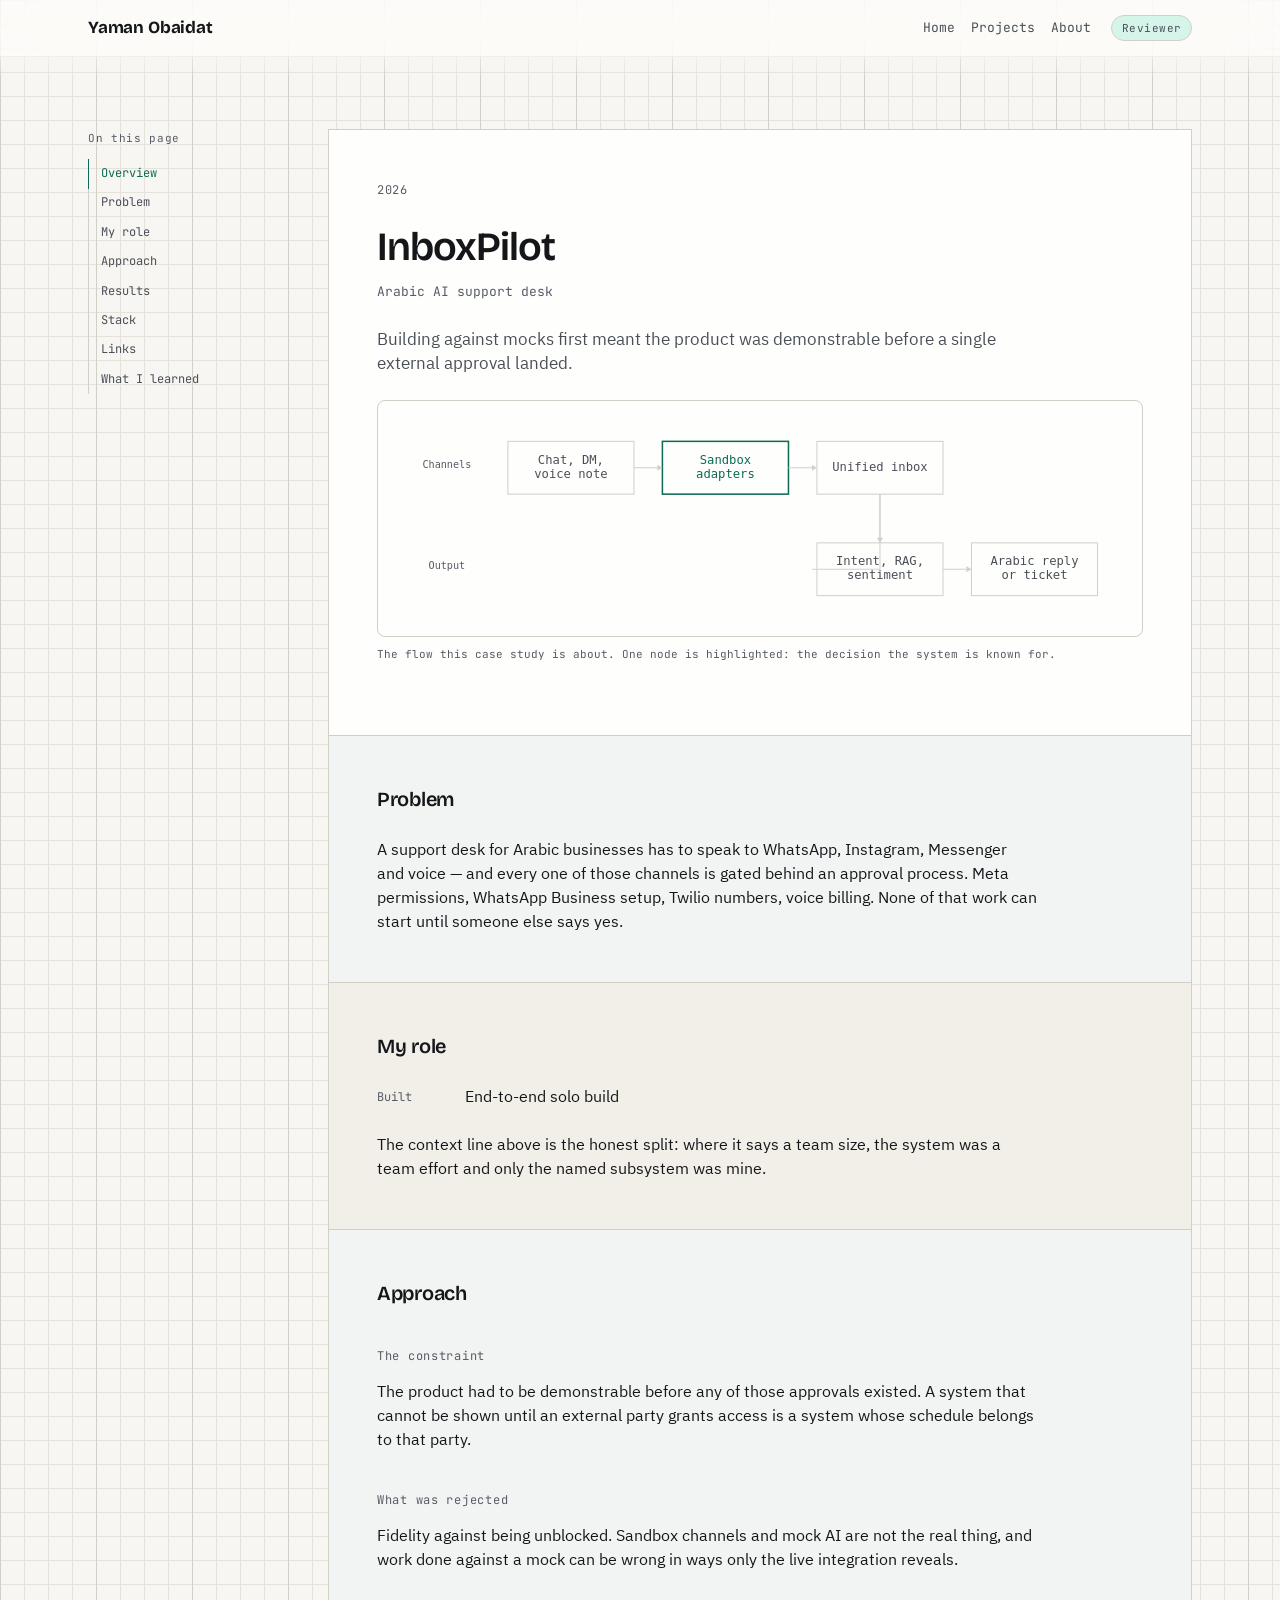
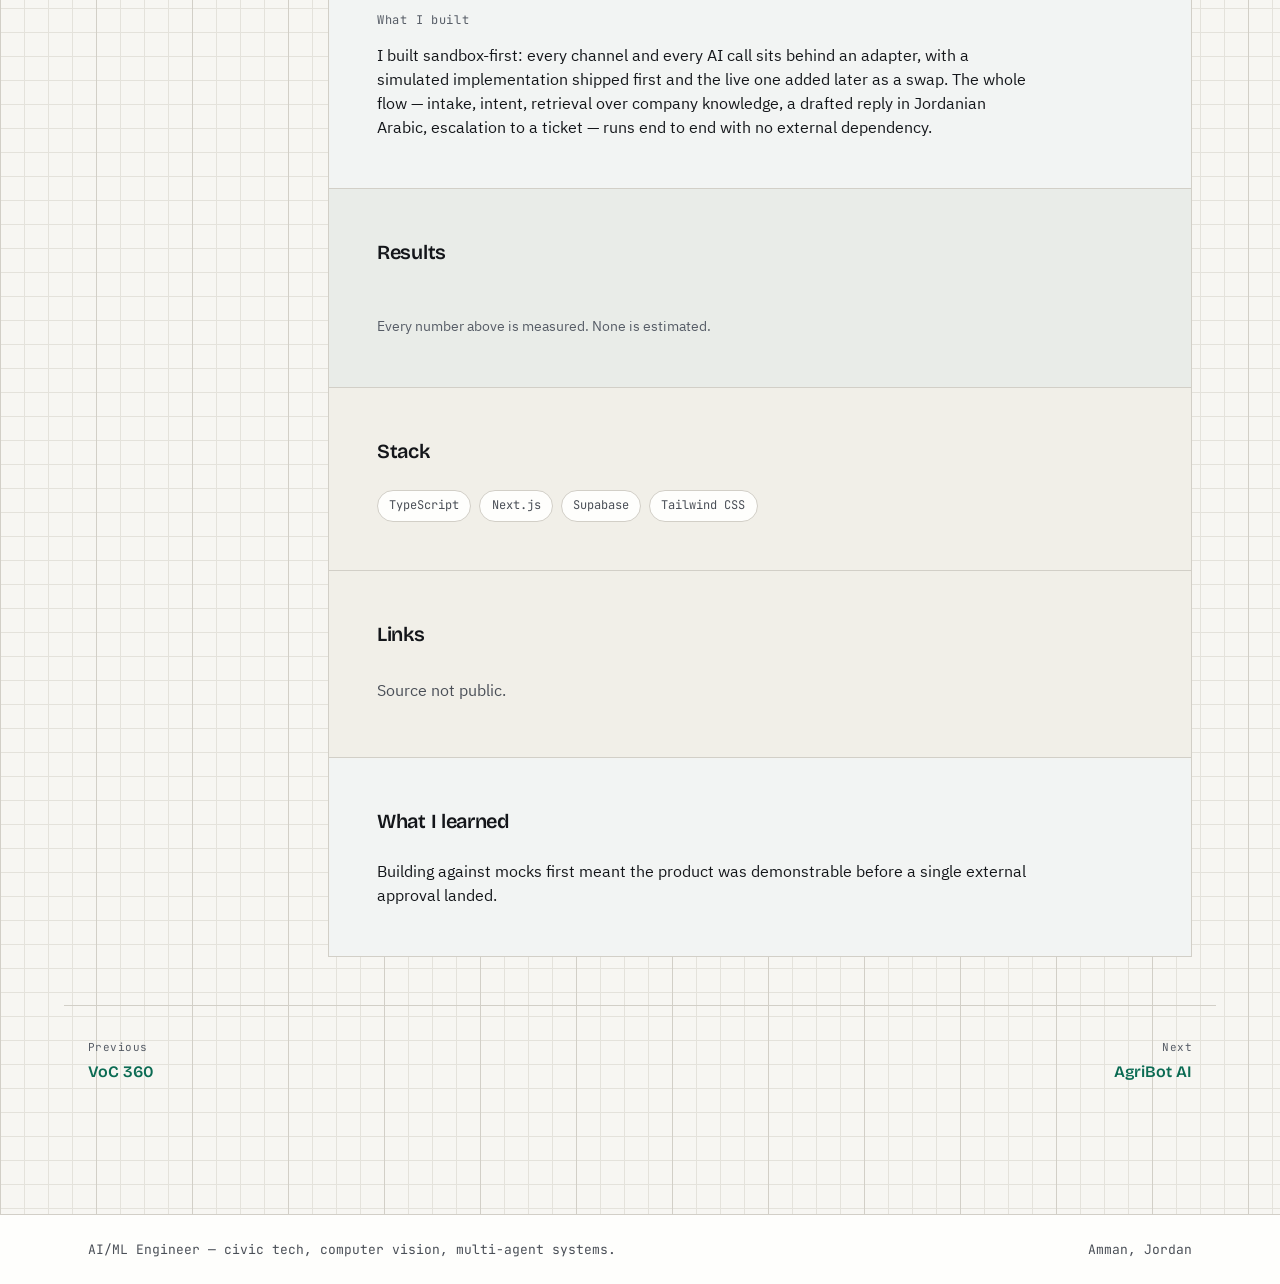
<file: projects/inboxpilot.html>
<!doctype html>
<html lang="en">
<head>
<meta charset="utf-8">
<meta name="viewport" content="width=device-width, initial-scale=1">
<title>InboxPilot — Yaman Obaidat</title>
<meta name="description" content="Arabic AI support desk — Building against mocks first meant the product was demonstrable before a single external approval landed.">
<link rel="canonical" href="https://YAMANOE.github.io/yaman-portfolio/projects/inboxpilot.html">
<meta property="og:type" content="website">
<meta property="og:site_name" content="Yaman Obaidat">
<meta property="og:url" content="https://YAMANOE.github.io/yaman-portfolio/projects/inboxpilot.html">
<meta property="og:title" content="InboxPilot — Yaman Obaidat">
<meta property="og:description" content="Arabic AI support desk — Building against mocks first meant the product was demonstrable before a single external approval landed.">
<!-- Social crawlers cannot resolve relative URLs, so these two are absolute. -->
<meta property="og:image" content="https://YAMANOE.github.io/yaman-portfolio/assets/og-image.png">
<meta property="og:image:width" content="1200">
<meta property="og:image:height" content="630">
<meta property="og:image:alt" content="Yaman Obaidat — AI/ML Engineer. Civic tech, computer vision, multi-agent systems.">
<meta name="twitter:card" content="summary_large_image">
<meta name="twitter:title" content="InboxPilot — Yaman Obaidat">
<meta name="twitter:description" content="Arabic AI support desk — Building against mocks first meant the product was demonstrable before a single external approval landed.">
<meta name="twitter:image" content="https://YAMANOE.github.io/yaman-portfolio/assets/og-image.png">

<link rel="icon" href="../assets/favicon.svg" type="image/svg+xml">

<link rel="preconnect" href="https://fonts.googleapis.com">
<link rel="preconnect" href="https://fonts.gstatic.com" crossorigin>
<link href="https://fonts.googleapis.com/css2?family=Bricolage+Grotesque:opsz,wght@12..96,600;12..96,700&family=IBM+Plex+Sans+Arabic:wght@400;500&family=JetBrains+Mono:wght@400;500&display=swap" rel="stylesheet">

<link rel="stylesheet" href="../assets/styles.css">
<link rel="stylesheet" href="../assets/case-study.css">
</head>
<body data-slug="inboxpilot">

<a class="skip" href="#main">Skip to content</a>

<header class="topbar">
  <div class="shell topbar__inner">
    <a class="mark" href="../index.html">Yaman Obaidat</a>
    <nav class="nav" aria-label="Main">
      <a href="../index.html">Home</a>
      <a href="../projects.html">Projects</a>
      <a href="../about.html">About</a>
    </nav>
    <span class="pill">Reviewer</span>
  </div>
</header>

<main id="main">
  <div class="shell case">

    <nav class="toc" aria-label="On this page">
      <p class="toc__heading">On this page</p>
      <ol>
        <li><a href="#hero">Overview</a></li>
        <li><a href="#problem">Problem</a></li>
        <li><a href="#role">My role</a></li>
        <li><a href="#approach">Approach</a></li>
        <li><a href="#results">Results</a></li>
        <li><a href="#stack">Stack</a></li>
        <li><a href="#links">Links</a></li>
        <li><a href="#learned">What I learned</a></li>
      </ol>
    </nav>

    <article class="case__body">

      <!-- 1 -->
      <section id="hero" class="case__block case__block--hero" aria-labelledby="hero-h">
        <p class="eyebrow">2026</p>
        <h1 id="hero-h">InboxPilot</h1>
        <p class="case__subtitle">Arabic AI support desk</p>
        <p class="case__standfirst">Building against mocks first meant the product was demonstrable before a single external approval landed.</p>

        <!-- TODO(yaman): the one number that matters, and its label. The hero figure renders once data/projects.json carries it. -->

        <figure class="case__hero-media">
          <img src="../assets/diagrams/inboxpilot.svg" alt="Chat, DM and voice channels feed a unified inbox through sandbox adapters. The inbox feeds an AI layer doing intent, sentiment and retrieval over company knowledge, which produces either a suggested Arabic reply or a ticket for human review." width="720" height="200" class="case__svg">
          <figcaption>The flow this case study is about. One node is highlighted: the decision the system is known for.</figcaption>
        </figure>
      </section>

      <!-- 2 -->
      <section id="problem" class="case__block" aria-labelledby="problem-h">
        <h2 id="problem-h">Problem</h2>
        <p>A support desk for Arabic businesses has to speak to WhatsApp, Instagram, Messenger and voice — and every one of those channels is gated behind an approval process. Meta permissions, WhatsApp Business setup, Twilio numbers, voice billing. None of that work can start until someone else says yes.</p>
      </section>

      <!-- 3 -->
      <section id="role" class="case__block" aria-labelledby="role-h">
        <h2 id="role-h">My role</h2>
        <p class="case__meta"><span class="case__meta-label">Built</span><span>End-to-end solo build</span></p>
        <!-- TODO(yaman): context — team size and your share of it. -->
        <p>The context line above is the honest split: where it says a team size, the
           system was a team effort and only the named subsystem was mine.</p>
      </section>

      <!-- 4 -->
      <section id="approach" class="case__block" aria-labelledby="approach-h">
        <h2 id="approach-h">Approach</h2>

        <h3>The constraint</h3>
        <p>The product had to be demonstrable before any of those approvals existed. A system that cannot be shown until an external party grants access is a system whose schedule belongs to that party.</p>

        <h3>What was rejected</h3>
        <p>Fidelity against being unblocked. Sandbox channels and mock AI are not the real thing, and work done against a mock can be wrong in ways only the live integration reveals.</p>

        <h3>What I built</h3>
        <p>I built sandbox-first: every channel and every AI call sits behind an adapter, with a simulated implementation shipped first and the live one added later as a swap. The whole flow — intake, intent, retrieval over company knowledge, a drafted reply in Jordanian Arabic, escalation to a ticket — runs end to end with no external dependency.</p>
      </section>

      <!-- 5 -->
      <section id="results" class="case__block" aria-labelledby="results-h">
        <h2 id="results-h">Results</h2>
        <div class="figs"><!-- TODO(yaman): no measured figures yet. Add them to data/projects.json and content, then this block fills in. --></div>
        <p class="case__note">Every number above is measured. None is estimated.</p>
        <!-- TODO(yaman): before/after figures where a comparison exists. -->
      </section>

      <!-- 6 -->
      <section id="stack" class="case__block" aria-labelledby="stack-h">
        <h2 id="stack-h">Stack</h2>
        <ul class="tags"><li class="tag">TypeScript</li><li class="tag">Next.js</li><li class="tag">Supabase</li><li class="tag">Tailwind CSS</li></ul>
      </section>

      <!-- 7 -->
      <section id="links" class="case__block" aria-labelledby="links-h">
        <h2 id="links-h">Links</h2>
        <ul class="plain case__links">
          <li class="case__nolink">Source not public.</li>
          <!-- TODO(yaman): say why the source is not public — personal product, client work, or not yet released. -->
        </ul>
      </section>

      <!-- 8 -->
      <section id="learned" class="case__block" aria-labelledby="learned-h">
        <h2 id="learned-h">What I learned</h2>
        <p>Building against mocks first meant the product was demonstrable before a single external approval landed.</p>
        <!-- TODO(yaman): one more line — what you would do differently next time. -->
      </section>

    </article>
  </div>

  <nav class="shell pagination" id="pagination" aria-label="Other projects"></nav>
</main>

<footer class="site-footer">
  <div class="shell site-footer__inner">
    <span>AI/ML Engineer — civic tech, computer vision, multi-agent systems.</span>
    <span>Amman, Jordan</span>
  </div>
</footer>

<script type="module" src="../assets/case-study.js"></script>
</body>
</html>
</file>
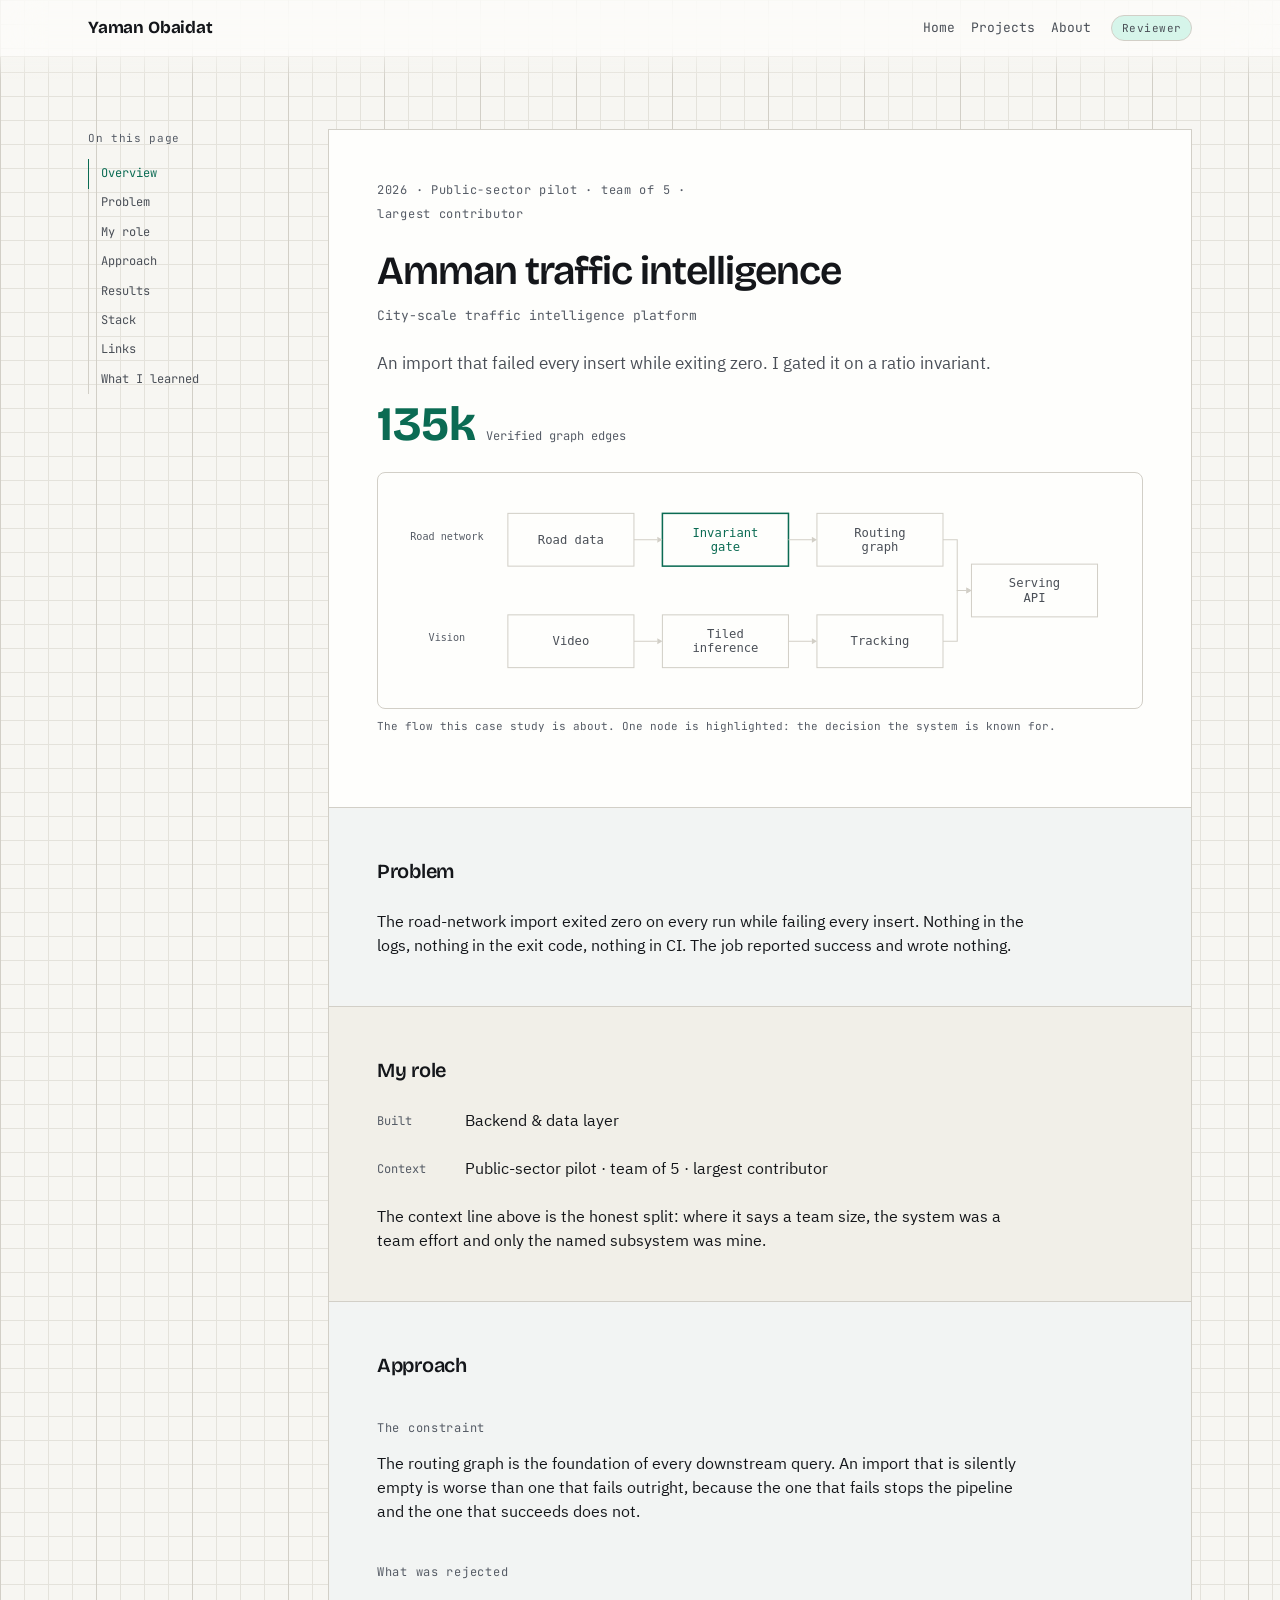
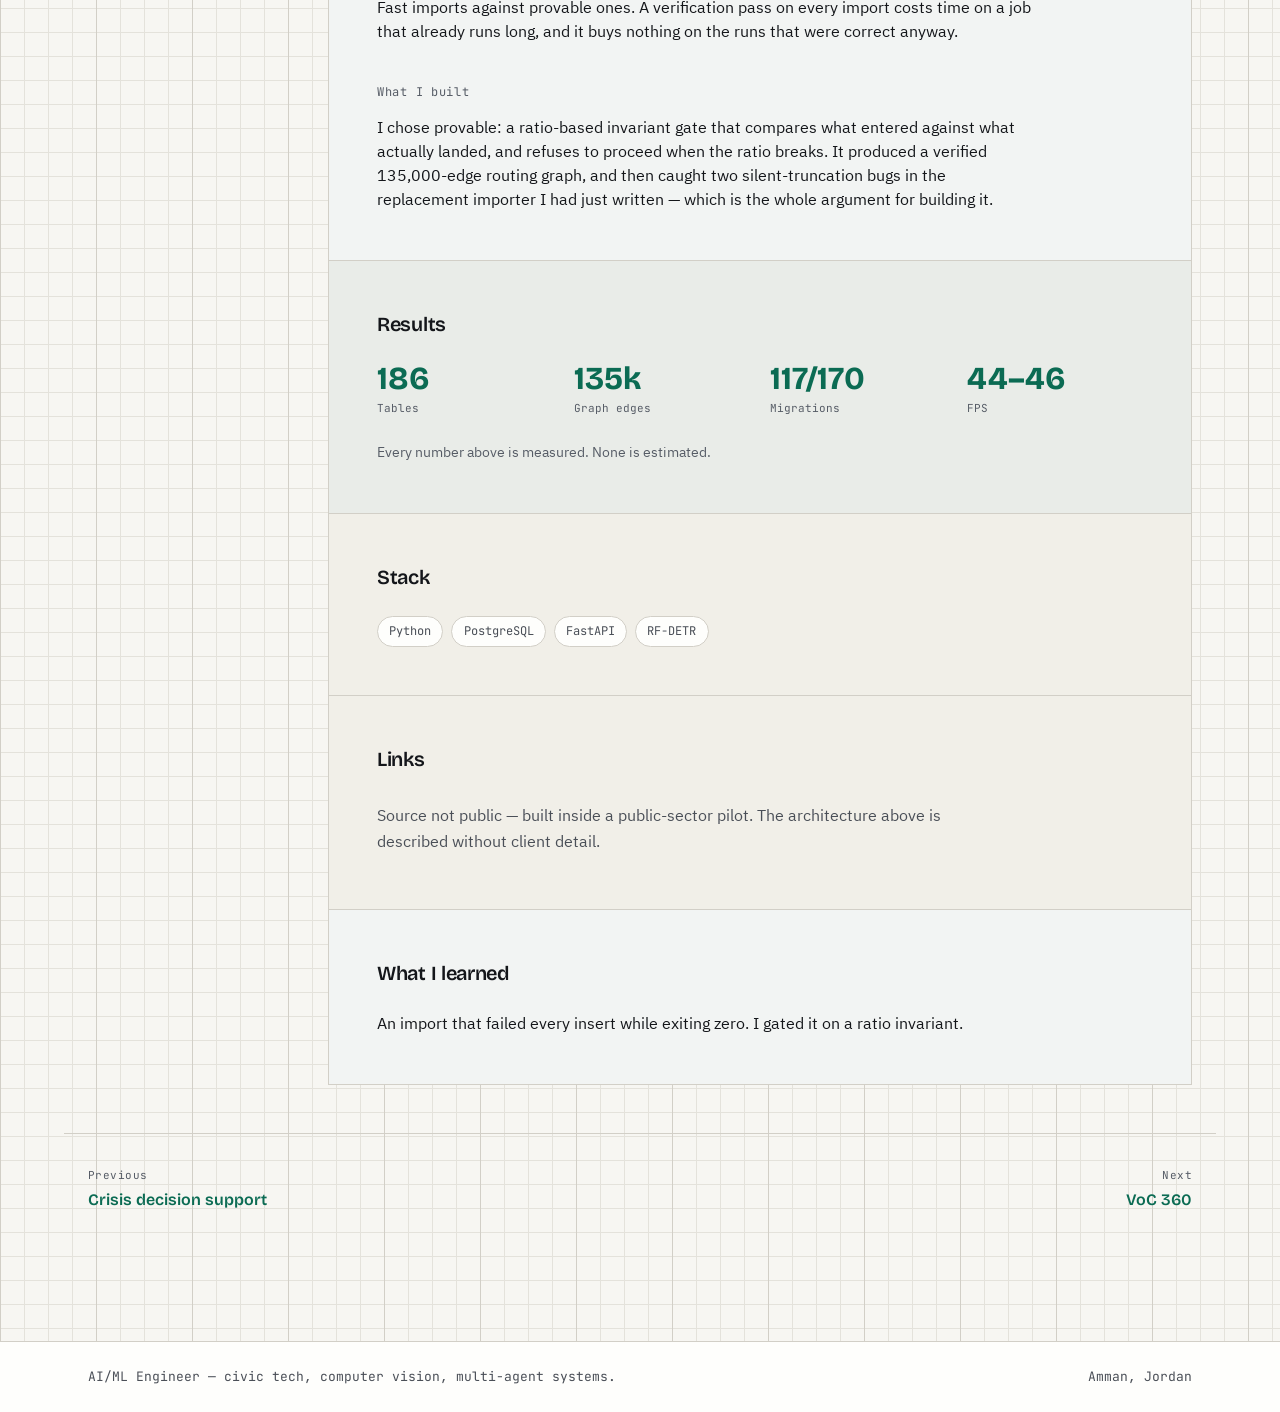
<file: projects/traffic.html>
<!doctype html>
<html lang="en">
<head>
<meta charset="utf-8">
<meta name="viewport" content="width=device-width, initial-scale=1">
<title>Amman traffic intelligence — Yaman Obaidat</title>
<meta name="description" content="City-scale traffic intelligence platform — An import that failed every insert while exiting zero. I gated it on a ratio invariant.">
<link rel="canonical" href="https://YAMANOE.github.io/yaman-portfolio/projects/traffic.html">
<meta property="og:type" content="website">
<meta property="og:site_name" content="Yaman Obaidat">
<meta property="og:url" content="https://YAMANOE.github.io/yaman-portfolio/projects/traffic.html">
<meta property="og:title" content="Amman traffic intelligence — Yaman Obaidat">
<meta property="og:description" content="City-scale traffic intelligence platform — An import that failed every insert while exiting zero. I gated it on a ratio invariant.">
<!-- Social crawlers cannot resolve relative URLs, so these two are absolute. -->
<meta property="og:image" content="https://YAMANOE.github.io/yaman-portfolio/assets/og-image.png">
<meta property="og:image:width" content="1200">
<meta property="og:image:height" content="630">
<meta property="og:image:alt" content="Yaman Obaidat — AI/ML Engineer. Civic tech, computer vision, multi-agent systems.">
<meta name="twitter:card" content="summary_large_image">
<meta name="twitter:title" content="Amman traffic intelligence — Yaman Obaidat">
<meta name="twitter:description" content="City-scale traffic intelligence platform — An import that failed every insert while exiting zero. I gated it on a ratio invariant.">
<meta name="twitter:image" content="https://YAMANOE.github.io/yaman-portfolio/assets/og-image.png">

<link rel="icon" href="../assets/favicon.svg" type="image/svg+xml">

<link rel="preconnect" href="https://fonts.googleapis.com">
<link rel="preconnect" href="https://fonts.gstatic.com" crossorigin>
<link href="https://fonts.googleapis.com/css2?family=Bricolage+Grotesque:opsz,wght@12..96,600;12..96,700&family=IBM+Plex+Sans+Arabic:wght@400;500&family=JetBrains+Mono:wght@400;500&display=swap" rel="stylesheet">

<link rel="stylesheet" href="../assets/styles.css">
<link rel="stylesheet" href="../assets/case-study.css">
</head>
<body class="sheet-page" data-slug="traffic">

<a class="skip" href="#main">Skip to content</a>

<header class="topbar">
  <div class="shell topbar__inner">
    <a class="mark" href="../index.html">Yaman Obaidat</a>
    <nav class="nav" aria-label="Main">
      <a href="../index.html">Home</a>
      <a href="../projects.html">Projects</a>
      <a href="../about.html">About</a>
    </nav>
    <span class="pill">Reviewer</span>
  </div>
</header>

<main id="main">
  <div class="shell case">

    <nav class="toc" aria-label="On this page">
      <p class="toc__heading">On this page</p>
      <ol>
        <li><a href="#hero">Overview</a></li>
        <li><a href="#problem">Problem</a></li>
        <li><a href="#role">My role</a></li>
        <li><a href="#approach">Approach</a></li>
        <li><a href="#results">Results</a></li>
        <li><a href="#stack">Stack</a></li>
        <li><a href="#links">Links</a></li>
        <li><a href="#learned">What I learned</a></li>
      </ol>
    </nav>

    <article class="case__body">

      <!-- 1 -->
      <section id="hero" class="case__block case__block--hero" aria-labelledby="hero-h">
        <p class="eyebrow">2026 · Public-sector pilot · team of 5 · largest contributor</p>
        <h1 id="hero-h">Amman traffic intelligence</h1>
        <p class="case__subtitle">City-scale traffic intelligence platform</p>
        <p class="case__standfirst">An import that failed every insert while exiting zero. I gated it on a ratio invariant.</p>

        <p class="case__figure">
          <span class="case__value">135k</span>
          <span class="case__label">Verified graph edges</span>
        </p>

        <figure class="case__hero-media">
          <img src="../assets/diagrams/traffic.svg" alt="Road data flows through an invariant gate into a routing graph. Below it, video flows through tiled inference into tracking. Both feed a serving API." width="720" height="200" class="case__svg">
          <figcaption>The flow this case study is about. One node is highlighted: the decision the system is known for.</figcaption>
        </figure>
      </section>

      <!-- 2 -->
      <section id="problem" class="case__block" aria-labelledby="problem-h">
        <h2 id="problem-h">Problem</h2>
        <p>The road-network import exited zero on every run while failing every insert. Nothing in the logs, nothing in the exit code, nothing in CI. The job reported success and wrote nothing.</p>
      </section>

      <!-- 3 -->
      <section id="role" class="case__block" aria-labelledby="role-h">
        <h2 id="role-h">My role</h2>
        <p class="case__meta"><span class="case__meta-label">Built</span><span>Backend &amp; data layer</span></p>
        <p class="case__meta"><span class="case__meta-label">Context</span><span>Public-sector pilot · team of 5 · largest contributor</span></p>
        <p>The context line above is the honest split: where it says a team size, the
           system was a team effort and only the named subsystem was mine.</p>
      </section>

      <!-- 4 -->
      <section id="approach" class="case__block" aria-labelledby="approach-h">
        <h2 id="approach-h">Approach</h2>

        <h3>The constraint</h3>
        <p>The routing graph is the foundation of every downstream query. An import that is silently empty is worse than one that fails outright, because the one that fails stops the pipeline and the one that succeeds does not.</p>

        <h3>What was rejected</h3>
        <p>Fast imports against provable ones. A verification pass on every import costs time on a job that already runs long, and it buys nothing on the runs that were correct anyway.</p>

        <h3>What I built</h3>
        <p>I chose provable: a ratio-based invariant gate that compares what entered against what actually landed, and refuses to proceed when the ratio breaks. It produced a verified 135,000-edge routing graph, and then caught two silent-truncation bugs in the replacement importer I had just written — which is the whole argument for building it.</p>
      </section>

      <!-- 5 -->
      <section id="results" class="case__block" aria-labelledby="results-h">
        <h2 id="results-h">Results</h2>
        <div class="figs"><div class="fig"><span class="fig__value">186</span><span class="fig__label">Tables</span></div><div class="fig"><span class="fig__value">135k</span><span class="fig__label">Graph edges</span></div><div class="fig"><span class="fig__value">117/170</span><span class="fig__label">Migrations</span></div><div class="fig"><span class="fig__value">44–46</span><span class="fig__label">FPS</span></div></div>
        <p class="case__note">Every number above is measured. None is estimated.</p>
        <!-- TODO(yaman): before/after figures where a comparison exists. -->
      </section>

      <!-- 6 -->
      <section id="stack" class="case__block" aria-labelledby="stack-h">
        <h2 id="stack-h">Stack</h2>
        <ul class="tags"><li class="tag">Python</li><li class="tag">PostgreSQL</li><li class="tag">FastAPI</li><li class="tag">RF-DETR</li></ul>
      </section>

      <!-- 7 -->
      <section id="links" class="case__block" aria-labelledby="links-h">
        <h2 id="links-h">Links</h2>
        <ul class="plain case__links">
          <li class="case__nolink">Source not public — built inside a public-sector pilot. The architecture above is described without client detail.</li>
        </ul>
      </section>

      <!-- 8 -->
      <section id="learned" class="case__block" aria-labelledby="learned-h">
        <h2 id="learned-h">What I learned</h2>
        <p>An import that failed every insert while exiting zero. I gated it on a ratio invariant.</p>
        <!-- TODO(yaman): one more line — what you would do differently next time. -->
      </section>

    </article>
  </div>

  <nav class="shell pagination" id="pagination" aria-label="Other projects"></nav>
</main>

<footer class="site-footer">
  <div class="shell site-footer__inner">
    <span>AI/ML Engineer — civic tech, computer vision, multi-agent systems.</span>
    <span>Amman, Jordan</span>
  </div>
</footer>

<script type="module" src="../assets/case-study.js"></script>
</body>
</html>
</file>
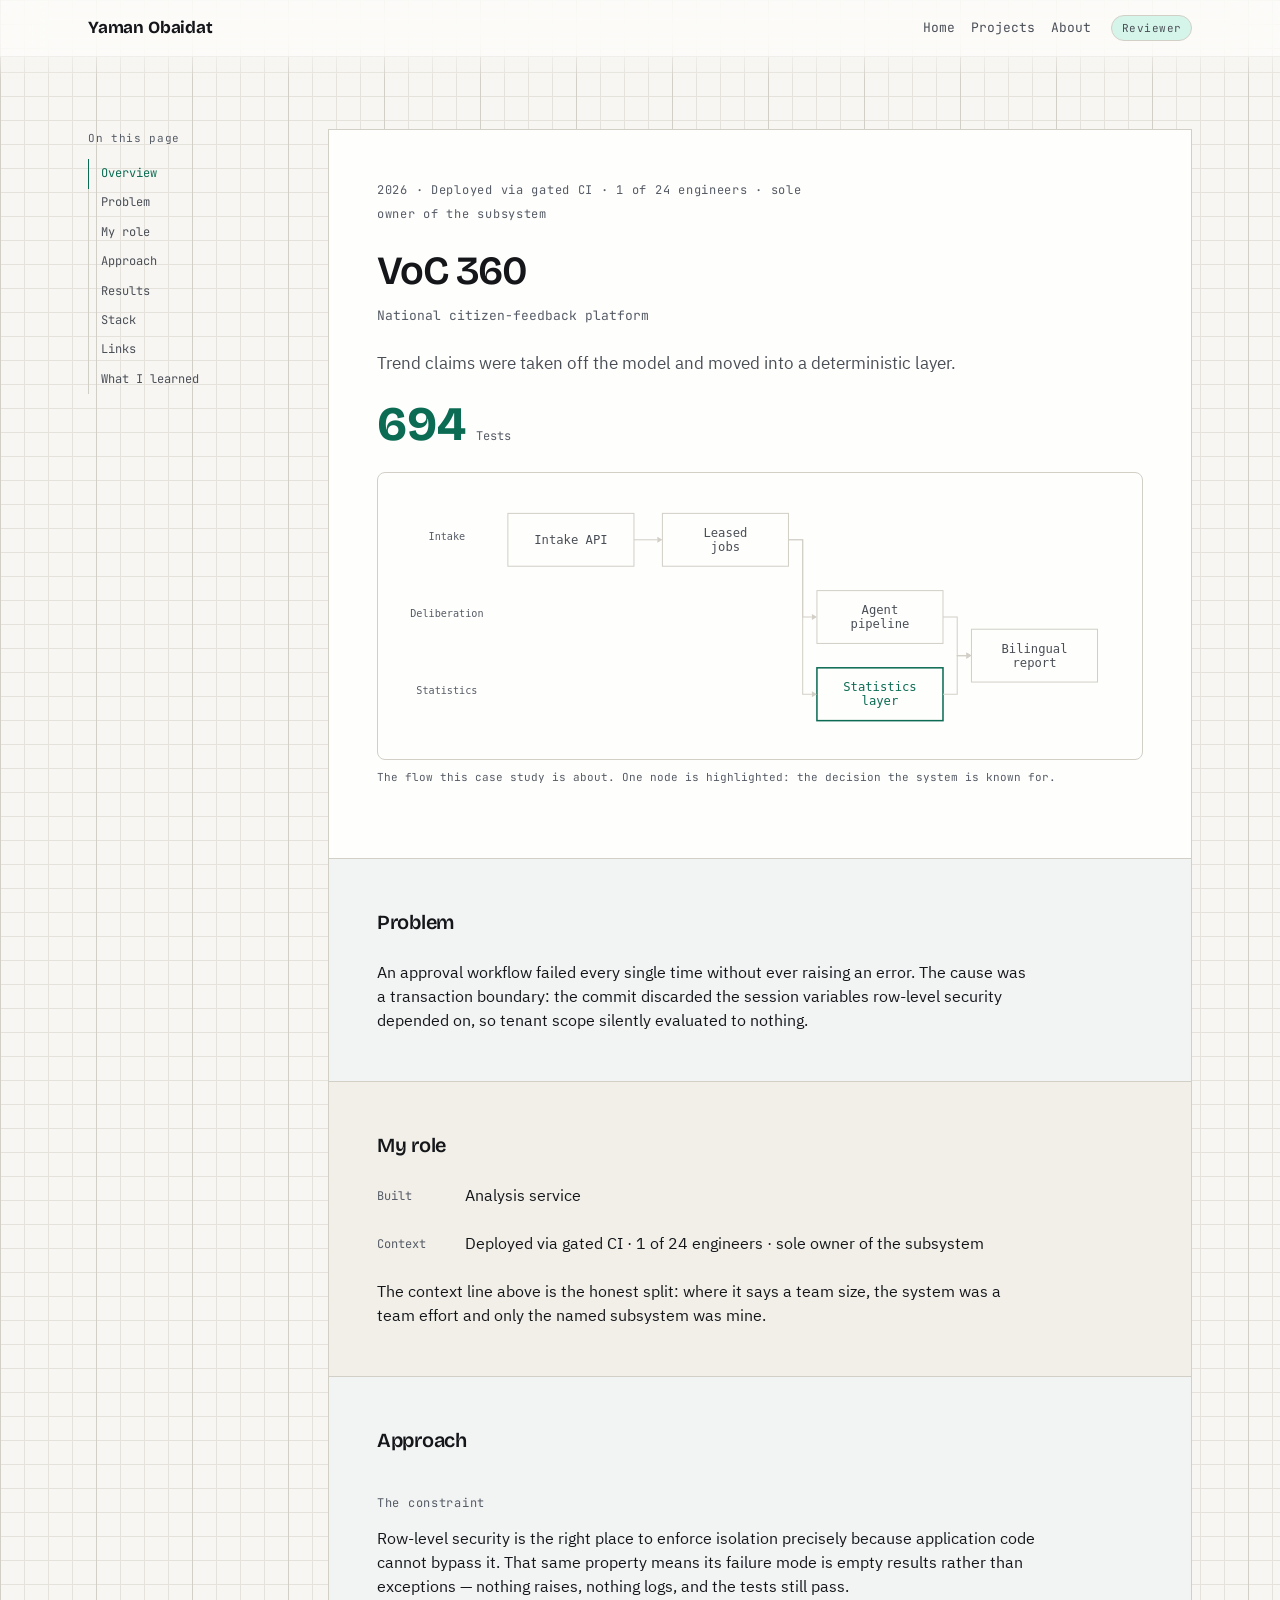
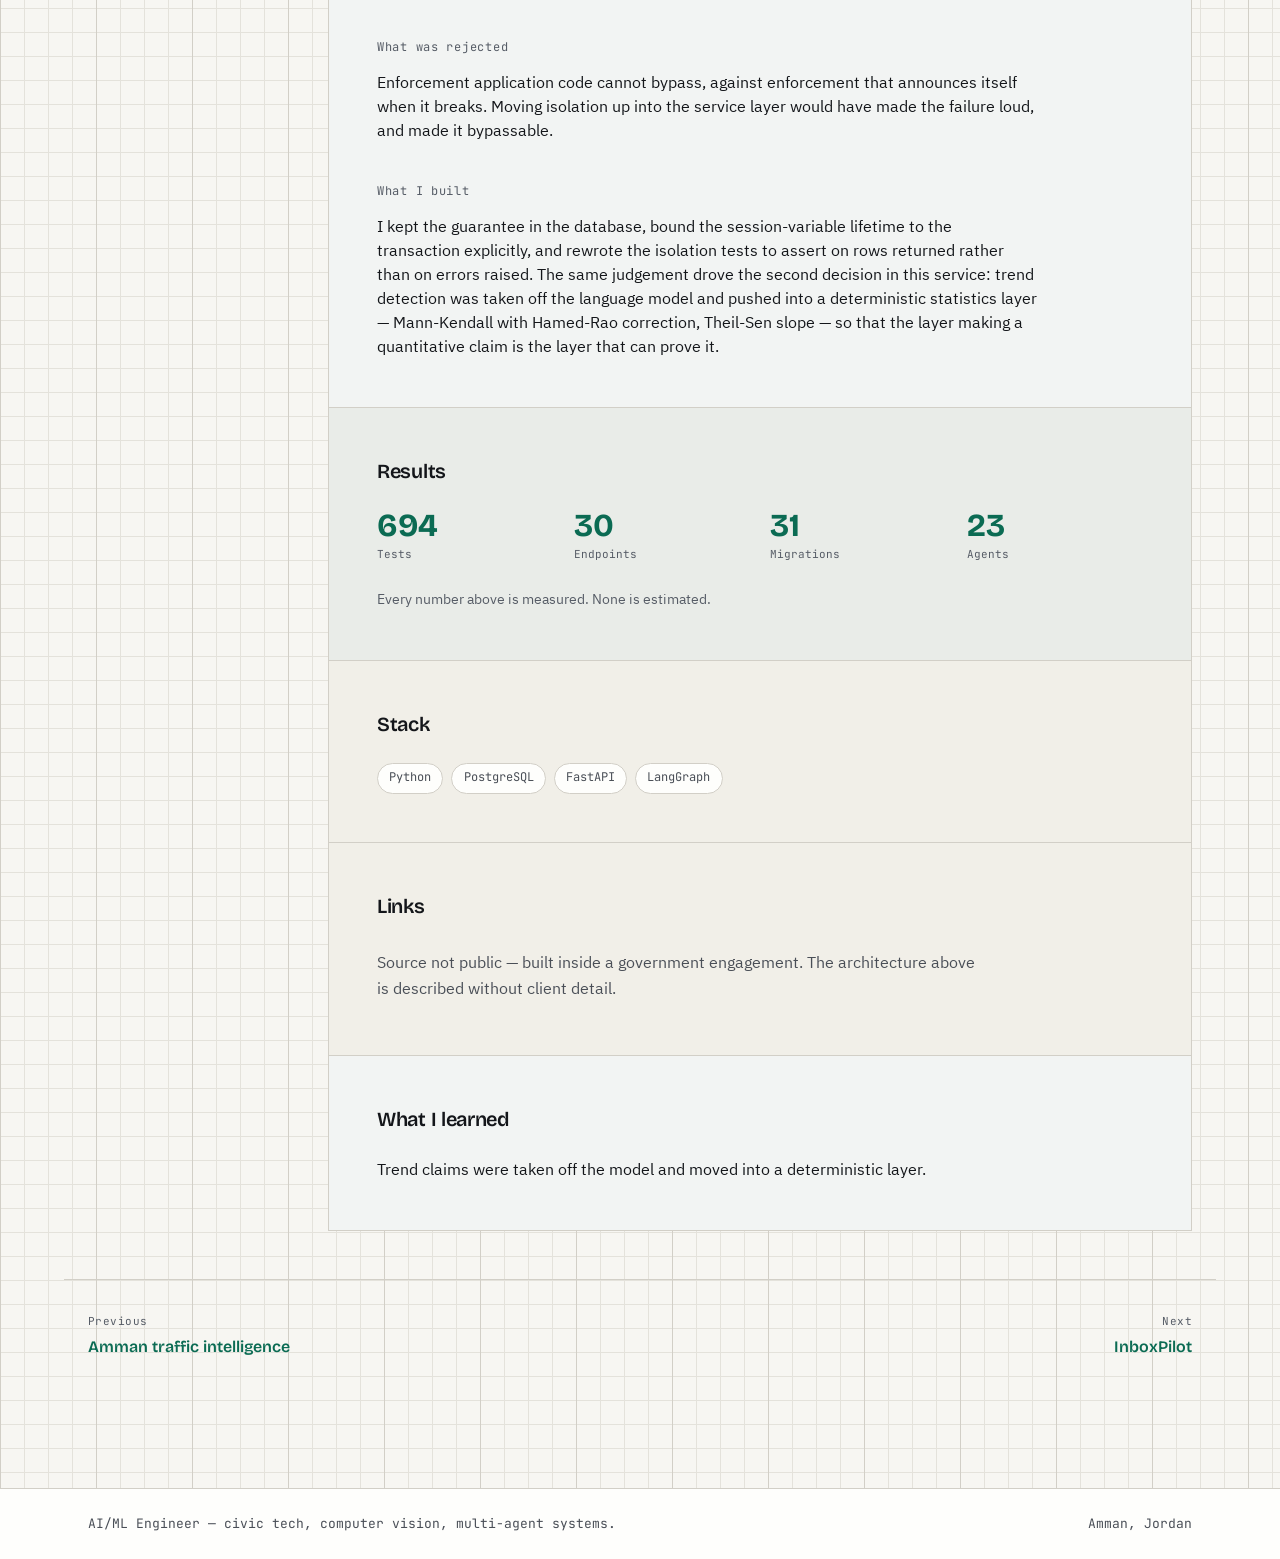
<file: projects/voc360.html>
<!doctype html>
<html lang="en">
<head>
<meta charset="utf-8">
<meta name="viewport" content="width=device-width, initial-scale=1">
<title>VoC 360 — Yaman Obaidat</title>
<meta name="description" content="National citizen-feedback platform — Trend claims were taken off the model and moved into a deterministic layer.">
<link rel="canonical" href="https://YAMANOE.github.io/yaman-portfolio/projects/voc360.html">
<meta property="og:type" content="website">
<meta property="og:site_name" content="Yaman Obaidat">
<meta property="og:url" content="https://YAMANOE.github.io/yaman-portfolio/projects/voc360.html">
<meta property="og:title" content="VoC 360 — Yaman Obaidat">
<meta property="og:description" content="National citizen-feedback platform — Trend claims were taken off the model and moved into a deterministic layer.">
<!-- Social crawlers cannot resolve relative URLs, so these two are absolute. -->
<meta property="og:image" content="https://YAMANOE.github.io/yaman-portfolio/assets/og-image.png">
<meta property="og:image:width" content="1200">
<meta property="og:image:height" content="630">
<meta property="og:image:alt" content="Yaman Obaidat — AI/ML Engineer. Civic tech, computer vision, multi-agent systems.">
<meta name="twitter:card" content="summary_large_image">
<meta name="twitter:title" content="VoC 360 — Yaman Obaidat">
<meta name="twitter:description" content="National citizen-feedback platform — Trend claims were taken off the model and moved into a deterministic layer.">
<meta name="twitter:image" content="https://YAMANOE.github.io/yaman-portfolio/assets/og-image.png">

<link rel="icon" href="../assets/favicon.svg" type="image/svg+xml">

<link rel="preconnect" href="https://fonts.googleapis.com">
<link rel="preconnect" href="https://fonts.gstatic.com" crossorigin>
<link href="https://fonts.googleapis.com/css2?family=Bricolage+Grotesque:opsz,wght@12..96,600;12..96,700&family=IBM+Plex+Sans+Arabic:wght@400;500&family=JetBrains+Mono:wght@400;500&display=swap" rel="stylesheet">

<link rel="stylesheet" href="../assets/styles.css">
<link rel="stylesheet" href="../assets/case-study.css">
</head>
<body data-slug="voc360">

<a class="skip" href="#main">Skip to content</a>

<header class="topbar">
  <div class="shell topbar__inner">
    <a class="mark" href="../index.html">Yaman Obaidat</a>
    <nav class="nav" aria-label="Main">
      <a href="../index.html">Home</a>
      <a href="../projects.html">Projects</a>
      <a href="../about.html">About</a>
    </nav>
    <span class="pill">Reviewer</span>
  </div>
</header>

<main id="main">
  <div class="shell case">

    <nav class="toc" aria-label="On this page">
      <p class="toc__heading">On this page</p>
      <ol>
        <li><a href="#hero">Overview</a></li>
        <li><a href="#problem">Problem</a></li>
        <li><a href="#role">My role</a></li>
        <li><a href="#approach">Approach</a></li>
        <li><a href="#results">Results</a></li>
        <li><a href="#stack">Stack</a></li>
        <li><a href="#links">Links</a></li>
        <li><a href="#learned">What I learned</a></li>
      </ol>
    </nav>

    <article class="case__body">

      <!-- 1 -->
      <section id="hero" class="case__block case__block--hero" aria-labelledby="hero-h">
        <p class="eyebrow">2026 · Deployed via gated CI · 1 of 24 engineers · sole owner of the subsystem</p>
        <h1 id="hero-h">VoC 360</h1>
        <p class="case__subtitle">National citizen-feedback platform</p>
        <p class="case__standfirst">Trend claims were taken off the model and moved into a deterministic layer.</p>

        <p class="case__figure">
          <span class="case__value">694</span>
          <span class="case__label">Tests</span>
        </p>

        <figure class="case__hero-media">
          <img src="../assets/diagrams/voc360.svg" alt="An intake API feeds leased jobs, which branch into an agent pipeline and a deterministic statistics layer. Both converge on a bilingual report." width="720" height="250" class="case__svg">
          <figcaption>The flow this case study is about. One node is highlighted: the decision the system is known for.</figcaption>
        </figure>
      </section>

      <!-- 2 -->
      <section id="problem" class="case__block" aria-labelledby="problem-h">
        <h2 id="problem-h">Problem</h2>
        <p>An approval workflow failed every single time without ever raising an error. The cause was a transaction boundary: the commit discarded the session variables row-level security depended on, so tenant scope silently evaluated to nothing.</p>
      </section>

      <!-- 3 -->
      <section id="role" class="case__block" aria-labelledby="role-h">
        <h2 id="role-h">My role</h2>
        <p class="case__meta"><span class="case__meta-label">Built</span><span>Analysis service</span></p>
        <p class="case__meta"><span class="case__meta-label">Context</span><span>Deployed via gated CI · 1 of 24 engineers · sole owner of the subsystem</span></p>
        <p>The context line above is the honest split: where it says a team size, the
           system was a team effort and only the named subsystem was mine.</p>
      </section>

      <!-- 4 -->
      <section id="approach" class="case__block" aria-labelledby="approach-h">
        <h2 id="approach-h">Approach</h2>

        <h3>The constraint</h3>
        <p>Row-level security is the right place to enforce isolation precisely because application code cannot bypass it. That same property means its failure mode is empty results rather than exceptions — nothing raises, nothing logs, and the tests still pass.</p>

        <h3>What was rejected</h3>
        <p>Enforcement application code cannot bypass, against enforcement that announces itself when it breaks. Moving isolation up into the service layer would have made the failure loud, and made it bypassable.</p>

        <h3>What I built</h3>
        <p>I kept the guarantee in the database, bound the session-variable lifetime to the transaction explicitly, and rewrote the isolation tests to assert on rows returned rather than on errors raised. The same judgement drove the second decision in this service: trend detection was taken off the language model and pushed into a deterministic statistics layer — Mann-Kendall with Hamed-Rao correction, Theil-Sen slope — so that the layer making a quantitative claim is the layer that can prove it.</p>
      </section>

      <!-- 5 -->
      <section id="results" class="case__block" aria-labelledby="results-h">
        <h2 id="results-h">Results</h2>
        <div class="figs"><div class="fig"><span class="fig__value">694</span><span class="fig__label">Tests</span></div><div class="fig"><span class="fig__value">30</span><span class="fig__label">Endpoints</span></div><div class="fig"><span class="fig__value">31</span><span class="fig__label">Migrations</span></div><div class="fig"><span class="fig__value">23</span><span class="fig__label">Agents</span></div></div>
        <p class="case__note">Every number above is measured. None is estimated.</p>
        <!-- TODO(yaman): before/after figures where a comparison exists. -->
      </section>

      <!-- 6 -->
      <section id="stack" class="case__block" aria-labelledby="stack-h">
        <h2 id="stack-h">Stack</h2>
        <ul class="tags"><li class="tag">Python</li><li class="tag">PostgreSQL</li><li class="tag">FastAPI</li><li class="tag">LangGraph</li></ul>
      </section>

      <!-- 7 -->
      <section id="links" class="case__block" aria-labelledby="links-h">
        <h2 id="links-h">Links</h2>
        <ul class="plain case__links">
          <li class="case__nolink">Source not public — built inside a government engagement. The architecture above is described without client detail.</li>
        </ul>
      </section>

      <!-- 8 -->
      <section id="learned" class="case__block" aria-labelledby="learned-h">
        <h2 id="learned-h">What I learned</h2>
        <p>Trend claims were taken off the model and moved into a deterministic layer.</p>
        <!-- TODO(yaman): one more line — what you would do differently next time. -->
      </section>

    </article>
  </div>

  <nav class="shell pagination" id="pagination" aria-label="Other projects"></nav>
</main>

<footer class="site-footer">
  <div class="shell site-footer__inner">
    <span>AI/ML Engineer — civic tech, computer vision, multi-agent systems.</span>
    <span>Amman, Jordan</span>
  </div>
</footer>

<script type="module" src="../assets/case-study.js"></script>
</body>
</html>
</file>
<file: assets/styles.css>
/* ==========================================================================
   yaman-portfolio — design tokens and shared shell
   Owned by Phase 0. Later phases APPEND their own blocks; they do not edit
   the rules above their block. See docs/phases/.
   ========================================================================== */

/* ==========================================================================
   Metric-matched fallbacks.

   Google Fonts load with display=swap, so the fallback paints first and the
   webfont replaces it. If the two have different metrics the text reflows and
   everything below it jumps — cumulative layout shift.

   These size-adjust values were MEASURED in the browser against the real
   webfonts (100px probe, same string):
     Bricolage Grotesque vs Arial   1984/2072 = 95.7%
     IBM Plex Sans Arabic vs Arial  2125/2072 = 102.6%
     JetBrains Mono vs Menlo        2520/2529 = 99.7%
   The mono case is the important one: against the GENERIC monospace the
   mismatch was 133.9%, and mono carries every label and eyebrow on the site.
   Re-measure if a family or weight changes.
   ========================================================================== */

@font-face {
  font-family: "Display fallback";
  src: local("Arial"), local("Helvetica Neue"), local("Liberation Sans");
  size-adjust: 95.7%;
  ascent-override: 92%;
  descent-override: 24%;
  line-gap-override: 0%;
}
@font-face {
  font-family: "Body fallback";
  src: local("Arial"), local("Helvetica Neue"), local("Liberation Sans");
  size-adjust: 102.6%;
  ascent-override: 92%;
  descent-override: 24%;
  line-gap-override: 0%;
}
@font-face {
  font-family: "Mono fallback";
  src: local("Menlo"), local("Consolas"), local("DejaVu Sans Mono");
  size-adjust: 99.7%;
  ascent-override: 92%;
  descent-override: 24%;
  line-gap-override: 0%;
}

:root {
  /* --- surface ------------------------------------------------------------
     Paper is warm off-white; paper-lift is the one step up used for cards
     and the topbar so a raised surface reads without a shadow. */
  --paper:        #F7F6F2;
  --paper-lift:   #FEFEFC;

  /* --- ink ----------------------------------------------------------------
     All three pass 4.5:1 on --paper, so no ink value can fail body text:
     ink 16.75:1 · ink-2 7.62:1 · ink-3 6.23:1 */
  --ink:          #14161A;
  --ink-2:        #4A4F57;
  --ink-3:        #565C66;

  /* --- mint ---------------------------------------------------------------
     THE RULE: --mint is the only mint allowed on text or a focus ring.
     It is 5.99:1 on --paper, clearing the 4.5:1 body-text floor.
     --mint-soft and --mint-glow are DECORATIVE ONLY — 1.54:1 and 1.07:1.
     Putting text on either fails WCAG. Phase 7 will check this. */
  --mint:         #0B6B53;
  --mint-soft:    #7FD9BE;
  --mint-glow:    #D6F5EA;

  /* --- rules --------------------------------------------------------------
     line draws borders; line-soft draws the paper grid. */
  --line:         #D2CFC7;
  --line-soft:    #E4E2DB;

  /* --- type ---------------------------------------------------------------
     Mono is for labels, metadata and eyebrows only — never body copy. */
  --font-display: "Bricolage Grotesque", "Display fallback", ui-sans-serif, system-ui, sans-serif;
  --font-body:    "IBM Plex Sans Arabic", "Body fallback", ui-sans-serif, system-ui, sans-serif;
  --font-mono:    "JetBrains Mono", "Mono fallback", ui-monospace, "SF Mono", monospace;

  /* --- measure ------------------------------------------------------------ */
  /* --shell is ALWAYS 12 arterials — every parcel spans whole columns, so a
     card edge can only land on an arterial line if one column IS one arterial.
     To widen the sheet you scale the arterial, not the shell alone; see the
     breakpoints below. Valid steps: 96/1152, 120/1440, 144/1728. */
  --shell:        calc(var(--arterial) * 12);
  --gutter:       1.5rem;
  --radius:       0.5rem;

  /* --- grid ---------------------------------------------------------------
     The paper grid: the traffic-map vernacular. Two weights — arterials every
     fourth line, side streets between — so the grid is a measurement system
     rather than wallpaper. Every page shares it. */
  --cell:         24px;
  --arterial:     calc(var(--cell) * 4);   /* 96px — one column */

  /* --- card surfaces -------------------------------------------------------
     A fill is a statement about WHAT a card holds, never decoration:
       raised = an artifact you can go and look at
       live   = the one currently-true fact (mint means current)
       sunk   = supporting credentials and details
     Five surfaces, each answering "what KIND of thing is in this card?" — a
     fill is never decoration and never encodes a level or a rating.
     All four ink colours clear 4.5:1 on every one of them; the lowest pairing
     is mint on --surface-index at 5.44:1. Re-verify if any value changes. */
  --surface-raised: #FEFEFC;   /* an artifact you can go and look at   */
  --surface-live:   #D6F5EA;   /* the one currently-true fact          */
  --surface-sunk:   #F1EFE8;   /* record: credentials, dates, contact  */
  --surface-read:   #F2F4F3;   /* prose you read start to finish       */
  --surface-index:  #E9ECE8;   /* an inventory you scan, never read    */
}

/* On a wide screen a 1152px sheet is an island in bare grid. Step the arterial
   up a whole cell at a time so the sheet grows to fill the space AND every card
   edge still lands on a drawn line. The fine 24px grid never changes, so the
   page keeps the same texture at every width.

   A step only fires once the wider sheet can still sit inside at least one
   arterial of clear grid on each side: the step fires at shell + 2 arterials
   exactly. Stepping at 1500/1800 left just 30px and 36px of margin, so the
   sheet almost touched the window edge — it has to read as a sheet ON the grid,
   not as the page itself. */
@media (min-width: 1680px) { :root { --arterial: calc(var(--cell) * 5); } }  /* 1440 + 120 each side */
@media (min-width: 2016px) { :root { --arterial: calc(var(--cell) * 6); } }  /* 1728 + 144 each side */

/* ==========================================================================
   Reset — only what the shell actually needs.
   ========================================================================== */

*, *::before, *::after { box-sizing: border-box; }

/* Any author `display` declaration beats the UA stylesheet's
   [hidden] { display: none }, which silently breaks every `el.hidden = true`
   in the repo (the owner panel, the prev/next nav, the error boxes).
   This rule makes the hidden property mean what it says, everywhere. */
[hidden] { display: none !important; }

html { -webkit-text-size-adjust: 100%; }

body {
  margin: 0;
  min-height: 100dvh;
  display: flex;
  flex-direction: column;
  font-family: var(--font-body);
  font-size: 1rem;
  line-height: 1.65;
  color: var(--ink);
  background-color: var(--paper);

  /* The paper grid. Arterials in --line, side streets in --line-soft; neither
     may compete with text. */
  background-image:
    linear-gradient(to right,  var(--line)      1px, transparent 1px),
    linear-gradient(to right,  var(--line-soft) 1px, transparent 1px),
    linear-gradient(to bottom, var(--line-soft) 1px, transparent 1px);
  background-size:
    var(--arterial) 100%,
    var(--cell) 100%,
    100% var(--cell);
}

img { max-width: 100%; height: auto; display: block; }

h1, h2, h3 {
  font-family: var(--font-display);
  font-weight: 600;
  margin: 0;
  font-optical-sizing: auto;   /* Bricolage carries an opsz axis; let it work */
  /* Sentence case everywhere — see AGENTS.md. No text-transform here. */
}

/* Leading tracks size inversely, tracking tightens as size grows. */
h1 { font-size: clamp(1.75rem, 5vw, 2.75rem); line-height: 1.05; letter-spacing: -0.025em; }
h2 { font-size: 1.25rem;  line-height: 1.15; letter-spacing: -0.015em; }
h3 { font-size: 1rem;     line-height: 1.25; letter-spacing: -0.005em; }

/* Body sits near zero tracking with comfortable leading. */
p { text-wrap: pretty; }

a { color: var(--mint); }

/* ==========================================================================
   Focus — defined once, inherited by every phase.
   ========================================================================== */

:focus-visible {
  outline: 2px solid var(--mint);
  outline-offset: 2px;
  border-radius: 2px;
}

/* Feedback belongs on pointer-down. Waiting for the click to acknowledge a
   press is the moment directness falls away. */
a, button { -webkit-tap-highlight-color: transparent; }
a:active, button:active { opacity: 0.68; }

/* ==========================================================================
   Shell — identical on every page. Copied markup, not a template.
   ========================================================================== */

.shell {
  width: 100%;
  max-width: var(--shell);
  margin-inline: auto;
  padding-inline: var(--gutter);
}

/* Skip link — first in tab order, visible only on focus. */
.skip {
  position: absolute;
  left: var(--gutter);
  top: -4rem;
  z-index: 10;
  padding: 0.6rem 1rem;
  background: var(--paper-lift);
  border: 1px solid var(--mint);
  border-radius: var(--radius);
  font-family: var(--font-mono);
  font-size: 0.8125rem;
  text-decoration: none;
  transition: top 160ms ease;
}
.skip:focus { top: 0.75rem; }

/* A floating translucent layer rather than an opaque strip: the paper grid and
   the content pass underneath it, which is what makes it read as a material
   sitting above the page rather than a band cut out of it. */
.topbar {
  position: sticky;
  top: 0;
  z-index: 5;
  background: color-mix(in srgb, var(--paper-lift) 72%, transparent);
  -webkit-backdrop-filter: blur(20px) saturate(180%);
  backdrop-filter: blur(20px) saturate(180%);
  border-bottom: 1px solid color-mix(in srgb, var(--line) 55%, transparent);
}

/* Scroll edge effect instead of a hard divider: a short fade where content
   meets the floating chrome, only directly beneath it. */
.topbar::after {
  content: '';
  position: absolute;
  inset-inline: 0;
  top: 100%;
  height: 1.5rem;
  pointer-events: none;
  background: linear-gradient(to bottom,
    color-mix(in srgb, var(--paper) 60%, transparent), transparent);
}

.topbar__inner {
  display: flex;
  flex-wrap: wrap;
  align-items: center;
  gap: 0.75rem 1.25rem;
  min-height: 3.5rem;
  padding-block: 0.6rem;
}

.mark {
  font-family: var(--font-display);
  font-weight: 700;
  font-size: 1.0625rem;
  color: var(--ink);
  text-decoration: none;
  letter-spacing: -0.01em;
}

.nav {
  display: flex;
  flex-wrap: wrap;
  gap: 1rem;
  margin-inline-start: auto;
}

.nav a {
  font-family: var(--font-mono);
  font-size: 0.8125rem;
  color: var(--ink-2);
  text-decoration: none;
  padding-block: 0.25rem;
  border-bottom: 1px solid transparent;
}
.nav a:hover,
.nav a[aria-current="page"] {
  color: var(--mint);
  border-bottom-color: var(--mint);
}

/* Role pill. Phase 0 ships it static; Phase 6 makes it reflect ?owner=1.
   It is a label, never a claim of protection — see phase-6-owner-mode.md. */
.pill {
  font-family: var(--font-mono);
  font-size: 0.6875rem;
  letter-spacing: 0.04em;
  color: var(--ink-2);
  background: var(--mint-glow);
  border: 1px solid var(--line);
  border-radius: 999px;
  padding: 0.2rem 0.6rem;
  white-space: nowrap;
}

main { display: block; flex: 1; }

.site-footer {
  margin-top: 4rem;
  border-top: 1px solid var(--line);
  background: var(--paper-lift);
}

.site-footer__inner {
  display: flex;
  flex-wrap: wrap;
  gap: 0.5rem 1.5rem;
  justify-content: space-between;
  padding-block: 1.5rem;
  font-family: var(--font-mono);
  font-size: 0.8125rem;
  color: var(--ink-2);
}

.site-footer a { color: var(--mint); }

/* Eyebrow — the mono label used above headings across the site. */
.eyebrow {
  font-family: var(--font-mono);
  font-size: 0.75rem;
  letter-spacing: 0.06em;
  color: var(--ink-3);
  margin: 0 0 0.75rem;
}

/* ==========================================================================
   Reduced motion — global, so no later phase has to remember it.
   ========================================================================== */

@media (prefers-reduced-motion: reduce) {
  *, *::before, *::after {
    animation-duration: 0.01ms !important;
    animation-iteration-count: 1 !important;
    transition-duration: 0.01ms !important;
    scroll-behavior: auto !important;
  }
}

/* Translucency is a preference, not a given: make the material solid rather
   than frosted when the reader has asked for less transparency. */
@media (prefers-reduced-transparency: reduce) {
  .topbar {
    background: var(--paper-lift);
    -webkit-backdrop-filter: none;
    backdrop-filter: none;
  }
  .topbar::after { display: none; }
}

/* More contrast: near-solid surfaces with a defined border. */
@media (prefers-contrast: more) {
  .topbar {
    background: var(--paper-lift);
    -webkit-backdrop-filter: none;
    backdrop-filter: none;
    border-bottom-color: var(--ink-3);
  }
}

/* --- Phase 0 landing block. Phase 1 replaces this with the real hero. --- */
.foundation { padding-block: 5rem 6rem; }
.foundation h1 { font-size: clamp(1.75rem, 5vw, 2.75rem); max-width: 20ch; }

/* ==========================================================================
   Phase 2 — projects index. The cards are parcels in the shared sheet.
   ========================================================================== */

/* Same fill meanings as every other sheet: the head is this page's headline
   surface, the filter bar is a control rather than content. */
.parcel--head    { grid-column: 1 / 13; grid-row: 1; background: var(--surface-raised); }
.parcel--filters { grid-column: 1 / 13; grid-row: 2; background: var(--surface-sunk); }

.parcel--head h1 {
  font-size: clamp(1.5rem, 4vw, 2.25rem);
  line-height: calc(var(--cell) * 1.5);
  letter-spacing: -0.024em;
  max-width: 24ch;
  margin: 0;
}
.parcel--head .eyebrow { margin: 0 0 var(--cell); }

/* Every project card is identical — the index ranks nothing. */
.grid { display: contents; }
.parcel.card {
  grid-column: span 4;
  background: var(--surface-index);
  text-decoration: none;
  color: inherit;
  gap: calc(var(--cell) / 4);
}
a.parcel.card:hover { background: var(--surface-raised); }
.card[aria-disabled="true"] { color: var(--ink-3); }

.card > * { margin: 0; }
.card__eyebrow {
  font-family: var(--font-mono);
  font-size: 0.75rem;
  line-height: var(--cell);
  letter-spacing: 0.04em;
  color: var(--ink-3);
  margin: 0;
}
.card__title {
  font-size: 1.0625rem;
  line-height: calc(var(--cell) * 1.25);
  letter-spacing: -0.012em;
  margin: 0;
}
.card__stack {
  font-family: var(--font-mono);
  font-size: 0.6875rem;
  line-height: var(--cell);
  color: var(--ink-2);
  margin: 0;
}
.card__figure {
  display: flex; align-items: baseline; gap: calc(var(--cell) / 2);
  flex-wrap: wrap;
  margin: calc(var(--cell) / 2) 0 0;
  padding-top: calc(var(--cell) / 2);
  border-top: 1px solid var(--line-soft);
}
.card__value {
  font-family: var(--font-display);
  font-size: 1.5rem; font-weight: 700; color: var(--mint); line-height: 1;
  font-variant-numeric: tabular-nums;
}
.card__label { font-family: var(--font-mono); font-size: 0.6875rem; color: var(--ink-3); }
.card__go {
  font-family: var(--font-mono); font-size: 0.6875rem; color: var(--mint);
  line-height: var(--cell); margin: calc(var(--cell) / 2) 0 0;
}
.card[aria-disabled="true"] .card__go { color: var(--ink-3); }

.filters { display: flex; flex-wrap: wrap; gap: calc(var(--cell) / 3); }
.chip {
  font-family: var(--font-mono);
  font-size: 0.75rem;
  line-height: var(--cell);
  color: var(--ink-2);
  background: var(--paper-lift);
  border: 1px solid var(--line);
  border-radius: 999px;
  padding: 0 calc(var(--cell) / 1.5);
  cursor: pointer;
}
.chip:hover { border-color: var(--mint); color: var(--mint); }
.chip[aria-pressed="true"] { background: var(--mint); border-color: var(--mint); color: var(--paper); }
.chip--clear { border-style: dashed; }
.index-status {
  font-family: var(--font-mono); font-size: 0.75rem; line-height: var(--cell);
  color: var(--ink-3); margin: var(--cell) 0 0;
}

@media (max-width: 999px) {
  .parcel--head, .parcel--filters { grid-column: 1 / 7; }
  .parcel.card { grid-column: span 3; }
}

/* The project cards are created by JS, so no CSS rule can reserve their space
   — the elements do not exist at first paint, and five cards appearing at once
   shoved the footer down. The sheet holds the lattice open at the measured
   settled height until the cards land, then projects-index.js drops the class.
   The reserve must NOT survive rendering: filtering to one project would
   otherwise leave a screen of dead space.
   Measured with the five real records: 1251px at 12 columns, 1928px stacked.
   RE-MEASURE if a project is added or removed. */
.sheet--reserving { min-height: 1251px; }
@media (max-width: 699px) { .sheet--reserving { min-height: 1928px; } }

.error {
  border: 1px solid var(--mint);
  border-radius: var(--radius);
  background: var(--paper-lift);
  padding: 1.25rem;
  margin-block: 1.5rem;
}
.error p { margin: 0 0 0.5rem; }
.error__detail { color: var(--ink-2); font-size: 0.875rem; }
.mono { font-family: var(--font-mono); font-size: 0.8125rem; }

/* ==========================================================================
   Phase 6 — owner mode. Appended; nothing above this line was edited.
   Not authentication: no lock iconography, no "secure" language anywhere.
   ========================================================================== */

.owner__toggle {
  position: fixed;
  inset-block-end: 1rem;
  inset-inline-end: 1rem;
  z-index: 20;
  font-family: var(--font-mono);
  font-size: 0.75rem;
  color: var(--paper);
  background: var(--mint);
  border: 1px solid var(--mint);
  border-radius: 999px;
  padding: 0.55rem 1rem;
  cursor: pointer;
}

.owner {
  position: fixed;
  inset-block: 0;
  inset-inline-end: 0;
  z-index: 30;
  width: min(24rem, 100%);
  overflow-y: auto;
  background: var(--paper-lift);
  border-inline-start: 1px solid var(--line);
  padding: 1.25rem;
  display: flex;
  flex-direction: column;
  gap: 0.75rem;
}

.owner__head { display: flex; align-items: center; justify-content: space-between; gap: 1rem; }
.owner__title { font-family: var(--font-display); font-weight: 600; font-size: 1.0625rem; margin: 0; }
.owner__close {
  font-size: 1rem; line-height: 1; cursor: pointer;
  background: none; border: 1px solid var(--line); border-radius: var(--radius);
  padding: 0.3rem 0.5rem; color: var(--ink-2);
}

.owner__note { font-size: 0.8125rem; color: var(--ink-2); margin: 0; }
.owner__source, .owner__state {
  font-family: var(--font-mono); font-size: 0.6875rem; color: var(--ink-3); margin: 0;
}

.owner__body { display: flex; flex-direction: column; gap: 0.75rem; }

/* The record being edited is stated loudly — editing the wrong project
   silently is the failure mode this panel has to prevent. */
.owner__editing {
  font-family: var(--font-mono);
  font-size: 0.75rem;
  color: var(--mint);
  background: var(--mint-glow);
  border: 1px solid var(--mint);
  border-radius: var(--radius);
  padding: 0.5rem 0.7rem;
  margin: 0;
}

.owner__field { display: flex; flex-direction: column; gap: 0.25rem; }
.owner__label { font-family: var(--font-mono); font-size: 0.6875rem; color: var(--ink-3); }
.owner__field input,
.owner__field textarea,
.owner__field select {
  font-family: var(--font-body);
  font-size: 0.875rem;
  color: var(--ink);
  background: var(--paper);
  border: 1px solid var(--line);
  border-radius: var(--radius);
  padding: 0.45rem 0.6rem;
  width: 100%;
}
.owner__field textarea { resize: vertical; }

.owner__actions { display: flex; flex-wrap: wrap; gap: 0.5rem; margin-top: auto; padding-top: 0.75rem; }
.owner__actions .btn {
  font-family: var(--font-mono); font-size: 0.75rem; cursor: pointer;
  border-radius: var(--radius); padding: 0.5rem 0.8rem;
  border: 1px solid var(--line); background: var(--paper); color: var(--ink);
}
.owner__actions .btn--primary { background: var(--mint); border-color: var(--mint); color: var(--paper); }
.owner__discard { border-style: dashed; color: var(--ink-2); }


/* ==========================================================================
   Shared tag component — used by the home Stack row and every case study's
   Stack block. Phase 3 calls it "the same component as the home page", so it
   lives here rather than in either page's own stylesheet.
   ========================================================================== */

.tags, .plain { list-style: none; margin: 0; padding: 0; }
.tags { display: flex; flex-wrap: wrap; gap: 0.5rem; }
.tag {
  font-family: var(--font-mono);
  font-size: 0.75rem;
  color: var(--ink-2);
  background: var(--paper-lift);
  border: 1px solid var(--line);
  border-radius: 999px;
  padding: 0.3rem 0.7rem;
}

/* ==========================================================================
   The sheet — the site's card lattice.

   Parcels abut with zero gutters and share single hairlines, so every card
   edge lands on an arterial of the paper grid. Nothing floats, nothing is
   rounded, nothing has a shadow.

   THE RULE: no raw vertical length in any sheet stylesheet. Every
   padding-block, margin-block and line-height is a multiple of --cell (24px).
   One `line-height: 1.6` and every parcel below it drifts off the grid.

   The container supplies the top and left hairline, each parcel supplies its
   right and bottom, so every interior edge is exactly 1px and never doubled.

   DO NOT give .parcel a background here. This block is the LAST thing in this
   file, so any background it declares beats every page fill written above it on
   equal specificity — even `transparent`, which paints nothing but still wins.
   A parcel's fill is always set by the page that owns it.
   ========================================================================== */

.sheet-page { --pad: calc(var(--cell) * 2); }        /* 48px parcel padding */

.sheet {
  display: grid;
  grid-template-columns: repeat(12, 1fr);
  gap: 0;
  width: min(var(--shell), 100%);
  margin-inline: auto;
  margin-block: calc(var(--cell) * 3) calc(var(--cell) * 4);
  border-top: 1px solid var(--line);
  border-left: 1px solid var(--line);
  position: relative;

  /* Without this, a min-height reserve on the grid STRETCHES the existing rows
     to fill it — so the head card ballooned before the cards landed and then
     shrank when they arrived, which was the whole layout shift. Extra height
     belongs at the bottom of the lattice, not inside its rows. */
  align-content: start;
}

.parcel {
  border-right: 1px solid var(--line);
  border-bottom: 1px solid var(--line);
  padding: var(--pad);
  margin: 0;
  min-width: 0;                 /* the 360px overflow guard */
  align-content: start;
  display: flex;
  flex-direction: column;
}

.parcel__label {
  font-family: var(--font-mono);
  font-size: 0.8125rem;
  font-weight: 400;
  line-height: var(--cell);
  letter-spacing: 0.04em;
  color: var(--ink-3);
  margin: 0 0 var(--cell);
  font-variant-numeric: tabular-nums;
}

.parcel p { margin: 0 0 var(--cell); max-width: 64ch; }
.parcel p:last-child { margin-bottom: 0; }
.parcel p, .parcel li, .parcel dd { font-size: 1rem; line-height: var(--cell); }

/* Registration marks: two, at the sheet's corners. Never tiled. */
.sheet::before, .sheet::after {
  content: "";
  position: absolute;
  width: 9px; height: 9px;
  pointer-events: none;
  background:
    linear-gradient(var(--ink-3) 0 0) center / 1px 100% no-repeat,
    linear-gradient(var(--ink-3) 0 0) center / 100% 1px no-repeat;
}
.sheet::before { top: -5px; left: -5px; }
.sheet::after  { bottom: -5px; right: -5px; }

@media (max-width: 999px) {
  .sheet-page { --pad: calc(var(--cell) * 1.5); }
  .sheet { grid-template-columns: repeat(6, 1fr); }
}

/* Full bleed on phones — a map has no margin. */
@media (max-width: 699px) {
  .sheet-page { --pad: var(--cell); }
  .sheet {
    grid-template-columns: 1fr;
    width: 100%;
    margin-block: 0 calc(var(--cell) * 2);
    border-left: 0;
  }
  .parcel { border-right: 0; grid-column: 1 !important; grid-row: auto !important; }
  .sheet::before, .sheet::after { display: none; }
}

/* --- shared label/value pairs -------------------------------------------- */
.pairs { margin: 0; display: grid; gap: calc(var(--cell) / 2) var(--cell); }
.pairs div { display: grid; grid-template-columns: 6rem minmax(0, 1fr); gap: 0 var(--cell); }
.pairs dt {
  font-family: var(--font-mono); font-size: 0.75rem; line-height: var(--cell);
  letter-spacing: 0.04em; color: var(--ink-3);
}
.pairs dd { margin: 0; overflow-wrap: anywhere; }

/* --- buttons -------------------------------------------------------------- */
.btn {
  display: inline-block;
  font-family: var(--font-mono);
  font-size: 0.8125rem;
  line-height: var(--cell);
  text-decoration: none;
  color: var(--ink);
  background: var(--paper-lift);
  border: 1px solid var(--line);
  border-radius: var(--radius);
  padding: calc(var(--cell) / 4) calc(var(--cell) / 1.5);
}
.btn:hover { border-color: var(--mint); color: var(--mint); }
.btn--primary { background: var(--mint); border-color: var(--mint); color: var(--paper); }
.btn--primary:hover { color: var(--paper); opacity: 0.92; }
</file>
<file: assets/home.css>
/* Phase 1 — home page. Owned by Phase 1; styles.css is not edited. */

.visually-hidden {
  position: absolute; width: 1px; height: 1px;
  margin: -1px; padding: 0; overflow: hidden;
  clip: rect(0 0 0 0); clip-path: inset(50%); white-space: nowrap;
}

/* --- placement -----------------------------------------------------------
   Same lattice as the About sheet. Every row fully occupied at every
   breakpoint; no auto-placement.

     row 1   hero 1-12
     row 2   selected work 1-12          (the carousel needs the full width)
     row 3   AI systems 1-4 | computer vision 5-8 | shipping it 9-12
     row 4   stack 1-12
     row 5   contact 1-12                                                    */
.parcel--hero  { grid-column: 1 / 13; grid-row: 1; }
.parcel--work  { grid-column: 1 / 13; grid-row: 2; }
.parcel--do:nth-of-type(3) { grid-column: 1 / 5;  grid-row: 3; }
.parcel--do:nth-of-type(4) { grid-column: 5 / 9;  grid-row: 3; }
.parcel--do:nth-of-type(5) { grid-column: 9 / 13; grid-row: 3; }
.parcel--stack { grid-column: 1 / 13; grid-row: 4; }
.parcel--cta   { grid-column: 1 / 13; grid-row: 5; }

@media (max-width: 999px) {
  .parcel--hero  { grid-column: 1 / 7; }
  .parcel--work  { grid-column: 1 / 7; }
  .parcel--do:nth-of-type(3) { grid-column: 1 / 7; grid-row: 3; }
  .parcel--do:nth-of-type(4) { grid-column: 1 / 7; grid-row: 4; }
  .parcel--do:nth-of-type(5) { grid-column: 1 / 7; grid-row: 5; }
  .parcel--stack { grid-column: 1 / 7; grid-row: 6; }
  .parcel--cta   { grid-column: 1 / 7; grid-row: 7; }
}

/* --- fills ---------------------------------------------------------------
   Same meanings as the About sheet:
     raised  the page's headline surface, and the contact action
     read    the carousel — work you look through
     index   the three practice areas — an inventory, scanned
     sunk    the stack — a record
     none    the hero, which is the sheet's own title block                  */
.parcel--hero  { background: var(--surface-raised); }
.parcel--work  { background: var(--surface-read); }
.parcel--do    { background: var(--surface-index); }
.parcel--stack { background: var(--surface-sunk); }
.parcel--cta   { background: var(--surface-raised); }

/* --- 1. Hero -------------------------------------------------------------
   Display type: tight leading, negative tracking, both scaling with size. */
.parcel--hero .eyebrow { margin: 0 0 var(--cell); }

.parcel--hero h1 {
  font-size: clamp(2rem, 5.5vw, 3.25rem);
  line-height: calc(var(--cell) * 2);      /* 48px */
  letter-spacing: -0.032em;
  max-width: 26ch;
  /* 48px leading under a 52px face leaves almost no visual gap at one cell,
     so the lede crowded the descenders. */
  margin: 0 0 calc(var(--cell) * 1.5);
  /* stops the last word stranding on its own line — "of." used to sit alone
     under the headline */
  text-wrap: balance;
}

.hero__lede {
  font-size: 1.0625rem;
  line-height: var(--cell);
  color: var(--ink-2);
  max-width: 58ch;
  margin: 0 0 calc(var(--cell) * 1.5) !important;
  text-wrap: pretty;
}

.hero__actions {
  display: flex; flex-wrap: wrap;
  gap: calc(var(--cell) / 2);
  margin: 0 !important;
}

.cta__line {
  font-family: var(--font-display);
  font-size: clamp(1.5rem, 4vw, 2rem);
  font-weight: 600;
  line-height: calc(var(--cell) * 1.5);
  letter-spacing: -0.022em;
  max-width: 20ch;
  margin: 0 0 var(--cell);
}

/* --- 2. Selected work / coverflow --- */

.cf {
  position: relative;
  height: 300px;
  perspective: 1200px;
  transform-style: preserve-3d;
  touch-action: pan-y;              /* vertical scroll still belongs to the page */
  cursor: grab;
  overflow: hidden;
}
.cf.is-dragging { cursor: grabbing; }

.cf__card {
  position: absolute;
  top: 50%; left: 50%;
  width: 240px; height: 240px;
  margin: -120px 0 0 -120px;        /* square, same crop for every cover */
  will-change: transform, opacity;
  transition: transform 120ms linear, opacity 120ms linear;
  backface-visibility: hidden;
}
.cf.is-dragging .cf__card { transition: none; }

.cf__img {
  width: 100%; height: 100%;
  object-fit: cover;
  border: 1px solid var(--line);
  border-radius: var(--radius);
  background: var(--paper-lift);
  pointer-events: none;
  user-select: none;
}
.cf__hit { position: absolute; inset: 0; border-radius: var(--radius); }

.cf__controls {
  display: flex; align-items: center; justify-content: center;
  gap: 1rem; margin-block: 1.25rem;
}
.arrow {
  font-family: var(--font-mono); font-size: 1rem; line-height: 1;
  color: var(--ink-2); background: var(--paper-lift);
  border: 1px solid var(--line); border-radius: 50%;
  width: 2.25rem; height: 2.25rem; cursor: pointer;
}
.arrow:hover { border-color: var(--mint); color: var(--mint); }

.dots { display: flex; gap: 0.25rem; }

/* The dot LOOKS 8px but the button is 24x24 — WCAG 2.2 target size (2.5.8).
   The visible mark is drawn by ::after so the hit area can be larger than it. */
.dot {
  width: 1.5rem; height: 1.5rem;
  padding: 0; border: 0; background: none;
  position: relative; cursor: pointer;
  border-radius: 50%;
}
.dot::after {
  content: '';
  position: absolute; top: 50%; left: 50%;
  transform: translate(-50%, -50%);
  width: 0.5rem; height: 0.5rem;
  border-radius: 50%;
  background: var(--paper-lift);
  border: 1px solid var(--line);
}
.dot[aria-pressed="true"]::after { background: var(--mint); border-color: var(--mint); }
.dot:hover::after { border-color: var(--mint); }

/* --- caption --- */
.cap { min-height: 14rem; max-width: 58ch; margin-inline: auto; text-align: center; }
.cap__title { font-size: 1.375rem; margin: 0 0 0.5rem; }
.cap__summary { color: var(--ink-2); margin: 0 0 1rem; }

.cap__meta {
  display: grid; gap: 0.25rem;
  margin: 0 0 1rem; text-align: start;
  max-width: 34rem; margin-inline: auto;
}
.cap__row {
  display: flex; flex-wrap: wrap; gap: 0.25rem 1rem;
  padding-block: 0.3rem; border-top: 1px solid var(--line-soft);
}
.cap__row dt {
  font-family: var(--font-mono); font-size: 0.6875rem;
  color: var(--ink-3); flex: 0 0 9rem;
}
.cap__row dd { margin: 0; font-size: 0.9375rem; color: var(--ink-2); }
.cap__figure { font-family: var(--font-display); font-weight: 700; color: var(--mint); }

.cap__link { font-family: var(--font-mono); font-size: 0.8125rem; }
.cap__link--none { color: var(--ink-3); }

/* Reduced motion: the carousel still moves when the reader asks it to, but it
   never eases and never moves on its own. coverflow.js snaps instead. */
@media (prefers-reduced-motion: reduce) {
  .cf__card { transition: none; }
}

@media (max-width: 560px) {
  .cf { height: 240px; }
  .cf__card { width: 180px; height: 180px; margin: -90px 0 0 -90px; }
  .cap__row dt { flex-basis: 100%; }
}

/* The one concrete example, set apart from the lede without shouting. A mint
   rule on the inline edge, the label in mono above the sentence. */
.hero__proof {
  border-inline-start: 2px solid var(--mint);
  padding-inline-start: var(--cell);
  max-width: 56ch;
  color: var(--ink-2);
  margin: 0 0 calc(var(--cell) * 1.5) !important;
}
.hero__proof-label {
  display: block;
  font-family: var(--font-mono);
  font-size: 0.6875rem;
  letter-spacing: 0.06em;
  color: var(--ink-3);
}

/* --- wide screens: shape the hero's void, do not leave it -----------------
   At the 1440 step the hero card is wide enough that a single 58ch text column
   leaves half the card as leftover space. Swiss asymmetry only reads as
   deliberate when the grid shapes the emptiness, so above the step the lede
   and the proof line sit side by side and the void closes. */
@media (min-width: 1680px) {
  .parcel--hero {
    display: grid;
    grid-template-columns: minmax(0, 7fr) minmax(0, 5fr);
    column-gap: calc(var(--cell) * 3);
    align-content: start;
  }
  .parcel--hero .eyebrow,
  .parcel--hero h1,
  .hero__actions { grid-column: 1 / -1; }

  .parcel--hero h1 { max-width: 30ch; }

  .hero__lede  { grid-column: 1; margin-bottom: calc(var(--cell) * 1.5) !important; }
  .hero__proof { grid-column: 2; margin-bottom: calc(var(--cell) * 1.5) !important; }
}
</file>
<file: assets/about.css>
/* Phase 5 — about page: the survey sheet.

   ORGANISING IDEA
   The paper grid's arterial lines ARE the card borders. Cards abut with zero
   gutters and share single hairlines, so they read as parcels on a block plan
   rather than tiles floating on a background. Nothing floats, nothing is
   rounded, nothing has a shadow.

   THE ONE RULE THAT KEEPS IT HONEST
   No raw vertical length in this file. Every padding-block, margin-block,
   line-height and row-gap is a multiple of --cell. The moment one value is not,
   every card below it drifts off the grid and the whole conceit collapses into
   "grid as wallpaper". Grep for vertical values before changing anything.

   There is NO animation on this page at all. That satisfies
   prefers-reduced-motion by construction and leaves the spec's whole ban list
   (hover video, tilt, flips, parallax, scroll-jacking, autoplay) nothing to
   catch. */

/* --- placement -----------------------------------------------------------
   Every grid row is fully occupied by named cards at every breakpoint. No
   grid-auto-flow, no implicit tracks, no auto-placement: an empty cell on a
   sheet reads as missing data.

   Desktop, twelve columns:
     row 1   identity 1-8   | portrait 9-10 | now 11-12
     row 2   bio 1-6        | education 7-12
     row 3   project 1-6    | certifications 7-12
     row 4   skill 1-3 | skill 4-6 | skill 7-9 | skill 10-12
     row 5   languages 1-6  | contact 7-12                                   */
/* Two tall left parcels, each paired with two short right ones, so no card is
   left holding a large void. Bio and Graduation project set the row heights;
   Education/Certifications and Languages/Contact stack beside them.

     row 1   identity 1-8   | now 9-12
     row 2   bio 1-6  (2 rows) | education 7-12
     row 3                     | certifications 7-12
     row 4   project 1-6 (2 rows) | languages 7-12
     row 5                        | contact 7-12
     row 6   skill 1-3 | skill 4-6 | skill 7-9 | skill 10-12                */
.parcel--identity  { grid-column: 1 / 9;   grid-row: 1; }
.parcel--now       { grid-column: 9 / 13;  grid-row: 1; }
.parcel--bio       { grid-column: 1 / 7;   grid-row: 2 / 4; }
.parcel--education { grid-column: 7 / 13;  grid-row: 2; }
.parcel--certs     { grid-column: 7 / 13;  grid-row: 3; }
.parcel--project   { grid-column: 1 / 7;   grid-row: 4 / 6; }
.parcel--languages { grid-column: 7 / 13;  grid-row: 4; }
.parcel--contact   { grid-column: 7 / 13;  grid-row: 5; }

/* The four skill parcels are direct grid items via display:contents. */
.skills-wrap { display: contents; }
.parcel--skill { grid-row: 6; }
.parcel--skill:nth-child(1) { grid-column: 1 / 4; }
.parcel--skill:nth-child(2) { grid-column: 4 / 7; }
.parcel--skill:nth-child(3) { grid-column: 7 / 10; }
.parcel--skill:nth-child(4) { grid-column: 10 / 13; }

/* The portrait parcel starts HIDDEN and is revealed only when the data has a
   photo. The reverse — render it then hide it — collapsed 276px after first
   paint and was this page's entire layout shift (measured: one shift, dy
   -276px, moving Now and Bio up). An element that may not exist must never
   occupy space before we know.
   Identity and Now hold the full width until a portrait claims its column. */
.parcel--portrait { display: none; }
.parcel--identity { grid-column: 1 / 9; }
.parcel--now      { grid-column: 9 / 13; }

.sheet--has-portrait .parcel--portrait { display: block; }
.sheet--has-portrait .parcel--identity { grid-column: 1 / 7; }
.sheet--has-portrait .parcel--portrait { grid-column: 7 / 10; grid-row: 1; }
.sheet--has-portrait .parcel--now      { grid-column: 10 / 13; }

/* --- fills ---------------------------------------------------------------
   A fill says what KIND of thing a card holds; it is never decoration and it
   never encodes a level or a rating.

     live   Now                                    the one currently-true fact
     raised Graduation project                     an artifact to go and see
     sunk   Education, Certifications, Languages   the record
     read   Bio                                    prose, read start to finish
     index  the four Skills                        an inventory, scanned
     raised Identity                               the sheet's headline surface

   THE FOUR SKILL PARCELS ARE DELIBERATELY IDENTICAL. The moment one of them
   differs in fill, weight or size it is claiming a proficiency level, which is
   the banned skill rating in a new shape.

   Every ink clears 4.5:1 on all three surfaces — see the token block in
   styles.css. */
.parcel--now       { background: var(--surface-live); }
.parcel--project   { background: var(--surface-raised); }
.parcel--education,
.parcel--certs,
.parcel--languages { background: var(--surface-sunk); }
.parcel--identity  { background: var(--surface-raised); }
.parcel--bio       { background: var(--surface-read); }
.parcel--skill     { background: var(--surface-index); }

@media (max-width: 999px) {
  .sheet-page { --pad: calc(var(--cell) * 1.5); }
  .sheet { grid-template-columns: repeat(6, 1fr); }
  .parcel--identity  { grid-column: 1 / 7; grid-row: 1; }
  .parcel--now       { grid-column: 1 / 7; grid-row: 2; }
  .sheet--has-portrait .parcel--portrait { grid-column: 1 / 3; grid-row: 2; }
  .sheet--has-portrait .parcel--now      { grid-column: 3 / 7; grid-row: 2; }
  .parcel--bio       { grid-column: 1 / 7; grid-row: 3; }
  .parcel--education { grid-column: 1 / 7; grid-row: 4; }
  .parcel--project   { grid-column: 1 / 7; grid-row: 5; }
  .parcel--certs     { grid-column: 1 / 7; grid-row: 6; }
  .parcel--skill     { grid-row: auto; }
  .parcel--skill:nth-child(1) { grid-column: 1 / 4; grid-row: 7; }
  .parcel--skill:nth-child(2) { grid-column: 4 / 7; grid-row: 7; }
  .parcel--skill:nth-child(3) { grid-column: 1 / 4; grid-row: 8; }
  .parcel--skill:nth-child(4) { grid-column: 4 / 7; grid-row: 8; }
  .parcel--languages { grid-column: 1 / 7; grid-row: 9; }
  .parcel--contact   { grid-column: 1 / 7; grid-row: 10; }

}

/* Full bleed on phones — a map has no margin. */
@media (max-width: 699px) {
  .sheet-page { --pad: var(--cell); }
  .sheet {
    grid-template-columns: 1fr;
    width: 100%;
    margin-block: 0 calc(var(--cell) * 2);
    border-left: 0;
  }
  .parcel { border-right: 0; }
  .parcel, .parcel--skill { grid-column: 1 !important; grid-row: auto !important; }
  .parcel--portrait img { aspect-ratio: 3 / 2; }
}

/* The card label IS the h2 — a real heading, set small. CSS counters number
   the parcels, so adding or reordering a card cannot desynchronise them and
   no number is hardcoded in the markup. */
/* No 01/02/03 numbering here. The cards are not a sequence, nothing
   cross-references them and there is no index to look a number up in — the
   numbers looked like a reference system without being one. The labels alone
   say more. */

.mono { font-family: var(--font-mono); font-variant-numeric: tabular-nums; }

/* --- 01 identity --------------------------------------------------------- */
.parcel--identity .eyebrow { margin: 0 0 var(--cell); }
.parcel--identity h1 {
  font-size: clamp(2rem, 5.5vw, 3.25rem);
  line-height: calc(var(--cell) * 3);      /* 72px */
  letter-spacing: -0.032em;
  margin: 0 0 var(--cell);
}
/* The positioning line is NOT mint. Mint is a signal, not a brand colour. */
.identity__role {
  font-size: 1.25rem;
  line-height: calc(var(--cell) * 1.5);
  letter-spacing: -0.014em;
  color: var(--ink-2);
  max-width: 30ch;
}

/* --- 02 now — the only live fact on the sheet ---------------------------- */
.parcel--now .parcel__label { color: var(--mint); }
.now__line { display: flex; gap: calc(var(--cell) / 2); align-items: baseline; }
.now__line > span:last-child { color: var(--ink); font-size: 1.125rem; }

/* A lit signal: static halo, never pulsing. A pulse would convert a signal
   into an attention-grab and become a reduced-motion liability. */
.signal {
  flex: 0 0 auto;
  width: 10px; height: 10px;
  background: var(--mint);
  box-shadow: 0 0 0 5px var(--mint-glow);
  transform: translateY(-2px);
}

/* --- 03 portrait --------------------------------------------------------- */
.parcel--portrait img { width: 100%; height: 100%; object-fit: cover; display: block; }

/* --- 04 bio -------------------------------------------------------------- */
.parcel--bio p { color: var(--ink-2); text-wrap: pretty; }

/* --- fills ---------------------------------------------------------------
   A fill says what KIND of thing a card holds; it is never decoration and it
   never encodes a level or a rating. Three surfaces, six cards:

     live   Now                 the one currently-true fact (mint = current)
     raised Graduation project  an artifact you can go and look at
     sunk   Academic, Contact   supporting credentials and details
     none   Identity, Bio, Skills   reading surfaces, left as paper

   Every ink clears 4.5:1 on all three — see the token block in styles.css. */
.parcel--now      { background: var(--surface-live); }
.parcel--project  { background: var(--surface-raised); }
.parcel--academic { background: var(--surface-sunk); }
.parcel--contact  { background: var(--surface-sunk); }

/* --- 04 project ---------------------------------------------------------- */
.parcel--project h3 {
  font-size: 1.5rem;
  line-height: calc(var(--cell) * 1.5);
  letter-spacing: -0.02em;
  margin: 0 0 var(--cell);
}
.parcel--project p { color: var(--ink); text-wrap: pretty; }
.parcel--project a { font-size: 1rem; }

/* --- 06 academic --------------------------------------------------------- */
.parcel--academic h3 {
  font-size: 1.125rem;
  line-height: calc(var(--cell) * 1.25);
  letter-spacing: -0.01em;
  margin: 0;
}
.academic__where { font-size: 0.8125rem; color: var(--ink-3); margin: 0 0 var(--cell); }
.parcel--academic .group { margin-bottom: var(--cell); }
.parcel--academic h3.sub {
  font-family: var(--font-mono);
  font-size: 0.75rem;
  font-weight: 400;
  line-height: var(--cell);
  letter-spacing: 0.04em;
  color: var(--ink-3);
  margin: 0;
}
.muted { color: var(--ink-3); font-size: 0.9375rem; }

/* Certifications are one low-emphasis line, pinned to the card's foot — which
   also absorbs this card's row-height residual. Well-regarded engineer pages
   list none at all; three is already generous. */
.academic__certs {
  margin-top: auto;
  padding-top: var(--cell);
  font-size: 0.75rem;
  line-height: var(--cell);
  color: var(--ink-3);
  max-width: none;
}

@media (max-width: 999px) {  }
@media (max-width: 560px) {
      }

/* --- 08 contact — languages folded in ------------------------------------ */
.contact {
  display: grid;
  grid-template-columns: repeat(auto-fit, minmax(min(100%, 16rem), 1fr));
  gap: var(--cell) var(--pad);
  margin: 0;
}
.contact div { min-width: 0; }
.contact dt {
  font-family: var(--font-mono);
  font-size: 0.75rem;
  line-height: var(--cell);
  letter-spacing: 0.04em;
  color: var(--ink-3);
}
.contact dd { margin: 0; overflow-wrap: anywhere; }

/* Revealed by about.js only when the data supplies them. ID-qualified because
   `a.is-shown` (specificity 11) would lose to `#gradproject-link` (100). */
#gradproject-link, #report-link { display: none; }
#gradproject-link.is-shown, #report-link.is-shown { display: inline; }

.error--sheet { width: min(var(--sheet-w), 100%); margin-inline: auto; }

/* --- certifications: one row each, not a run-on line --------------------- */
.certs { list-style: none; margin: 0; padding: 0; }
.certs li {
  display: grid;
  grid-template-columns: 1fr auto;
  gap: 0 var(--cell);
  align-items: baseline;
  padding-block: calc(var(--cell) / 2);
  border-top: 1px solid var(--line-soft);
}
.certs li:first-child { border-top: 0; padding-top: 0; }
.cert__name  { color: var(--ink); }
.cert__meta  { font-family: var(--font-mono); font-size: 0.75rem; color: var(--ink-3);
               font-variant-numeric: tabular-nums; white-space: nowrap; }

/* --- one skill parcel ---------------------------------------------------- */
.parcel--skill ul { list-style: none; margin: 0; padding: 0; }
.parcel--skill li { color: var(--ink-2); }

/* "ML and deep learning" and "Backend and full-stack" wrap to two lines while
   "Data" does not; without a floor the four lists start at different heights
   and the row stops reading as one band. Two cells = two lines of mono. */
.parcel--skill .parcel__label { min-height: calc(var(--cell) * 2); }

/* --- Layout-shift reserve -------------------------------------------------
   Every parcel renders from data/profile.json AFTER first paint, so each grid
   row grows from zero and shoves everything below it down. On a grid the fix
   belongs on the ROWS, not the cards: minmax() holds the lattice open at the
   MEASURED settled height and still lets a row grow if content gets longer.

   Measured in the browser (desktop 12-col / tablet 6-col / phone 1-col):
     desktop  265 529 373 337 205
     phone    241 169 505 165 373 258 265 265 157 121   (rows in DOM order)

   RE-MEASURE whenever the card set, the grid or the profile content changes —
   a stale reserve leaves dead space AND still shifts. */


/* --- Layout-shift reserve -------------------------------------------------
   Every parcel renders from data/profile.json AFTER first paint, so each row
   grows from zero and pushes everything below it down. On a grid the reserve
   belongs on the ROWS: minmax() holds the lattice open at the measured settled
   height and still lets a row grow if the content gets longer.

   MEASURED settled rows (identity/now · bio+education · certs · project+
   languages · contact · skills):
     shell 1152   265  229  300  205  169  337
     shell 1440   265  213  284  205  169  313
     shell 1728   265  213  284  205  169  313

   The 1440 and 1728 rows are identical because the prose is capped at 64ch and
   stops rewrapping past that width. The mobile branch below reserves the
   parcels instead, since a one-column lattice has implicit rows.

   RE-MEASURE whenever the card set, the grid or the profile content changes —
   a stale reserve leaves dead space AND still shifts. This is the standing cost
   of rendering content at runtime with no build step. */
.sheet {
  grid-template-rows:
    minmax(265px, auto) minmax(229px, auto) minmax(300px, auto)
    minmax(205px, auto) minmax(169px, auto) minmax(337px, auto);
}

@media (min-width: 1680px) {
  .sheet {
    grid-template-rows:
      minmax(265px, auto) minmax(213px, auto) minmax(284px, auto)
      minmax(205px, auto) minmax(169px, auto) minmax(313px, auto);
  }
}

@media (max-width: 699px) {
  /* one column: rows are implicit, so the reserve goes on the parcels */
  .sheet { grid-template-rows: none; }
  .parcel--identity  { min-height: 241px; }
  .parcel--now       { min-height: 169px; }
  .parcel--bio       { min-height: 505px; }
  .parcel--education { min-height: 165px; }
  .parcel--project   { min-height: 373px; }
  .parcel--certs     { min-height: 258px; }
  .parcel--skill     { min-height: 265px; }
  .parcel--languages { min-height: 157px; }
  .parcel--contact   { min-height: 121px; }
}

/* --- contact marks --------------------------------------------------------
   The mark sits in the <dt> beside its label and inherits the row's colour via
   currentColor, so it can never drift out of the palette. It is decoration in
   the accessibility sense — the label is the accessible name — hence
   aria-hidden in icons.js. */
.icon {
  width: 1rem;
  height: 1rem;
  flex: 0 0 auto;
  vertical-align: -0.15em;
}
.pairs dt.has-icon {
  display: flex;
  align-items: center;
  gap: calc(var(--cell) / 3);
}
/* the mark takes a step of contrast over the label so it reads as a mark */
.pairs dt.has-icon .icon { color: var(--ink-2); }
.parcel--contact .pairs dd a { overflow-wrap: anywhere; }
</file>
<file: assets/case-study.css>
/* Phase 3 — case study template. Owned by Phase 3; styles.css untouched. */

.case { padding-block: calc(var(--cell) * 3) calc(var(--cell) * 2); }

/* Two columns once there is room for the table of contents. */
@media (min-width: 900px) {
  .case {
    display: grid;
    grid-template-columns: 12rem minmax(0, 1fr);
    gap: 3rem;
    align-items: start;
  }
}

/* --- table of contents ---
   Hidden below 900px. It is display:none rather than visually hidden so it
   leaves the tab order entirely on mobile — nothing to tab through twice. */
.toc { display: none; }

@media (min-width: 900px) {
  .toc {
    display: block;
    position: sticky;
    top: 4.5rem;                 /* clears the sticky topbar */
    max-height: calc(100dvh - 6rem);
    overflow-y: auto;
  }
  .toc__heading {
    font-family: var(--font-mono);
    font-size: 0.6875rem;
    letter-spacing: 0.06em;
    color: var(--ink-3);
    margin: 0 0 0.75rem;
  }
  .toc ol {
    list-style: none;
    margin: 0;
    padding: 0;
    border-inline-start: 1px solid var(--line);
  }
  .toc a {
    display: block;
    font-family: var(--font-mono);
    font-size: 0.75rem;
    color: var(--ink-2);
    text-decoration: none;
    padding: 0.3rem 0 0.3rem 0.75rem;
    margin-inline-start: -1px;
    border-inline-start: 1px solid transparent;
  }
  .toc a:hover { color: var(--mint); }
  .toc a[aria-current="true"] {
    color: var(--mint);
    border-inline-start-color: var(--mint);
  }
}

/* --- blocks ---
   Fixed order, never collapsible: a reviewer skims by scrolling, not clicking. */
.case__body { min-width: 0; }

.case__body {
  border-top: 1px solid var(--line);
  border-left: 1px solid var(--line);
}

/* Each block is a parcel: same hairlines, same fills, same meanings as the
   About sheet and the projects index. */
.case__block {
  border-right: 1px solid var(--line);
  border-bottom: 1px solid var(--line);
  padding: calc(var(--cell) * 2);
  scroll-margin-top: calc(var(--cell) * 4);
  background: transparent;
}

/*  raised  the hero — the artifact this page is about
    read    problem, approach, what I learned — prose
    sunk    my role, stack, links — the record
    index   results — figures, scanned                                        */
#hero     { background: var(--surface-raised); }
#problem,
#approach,
#learned  { background: var(--surface-read); }
#role,
#stack,
#links    { background: var(--surface-sunk); }
#results  { background: var(--surface-index); }

@media (max-width: 699px) {
  .case__block { padding: var(--cell); border-right: 0; }
  .case__body { border-left: 0; }
}

.case__block h2 { font-size: 1.25rem; line-height: calc(var(--cell) * 1.25); letter-spacing: -0.015em; margin: 0 0 var(--cell); }
.case__block h3 {
  font-family: var(--font-mono);
  font-size: 0.75rem;
  font-weight: 400;
  letter-spacing: 0.06em;
  color: var(--ink-3);
  line-height: var(--cell);
  margin: calc(var(--cell) * 1.5) 0 calc(var(--cell) / 2);
}
.case__block p { margin: 0 0 var(--cell); max-width: 66ch; line-height: var(--cell); }
.case__block p:last-child { margin-bottom: 0; }

.case__block--hero h1 { font-size: clamp(1.75rem, 5vw, 2.5rem); margin: 0 0 0.75rem; }
.case__standfirst { font-size: 1.0625rem; color: var(--ink-2); }

.case__figure {
  display: flex;
  align-items: baseline;
  gap: 0.6rem;
  flex-wrap: wrap;
  margin-block: 1.25rem;
}
.case__value {
  font-family: var(--font-display);
  font-size: clamp(2rem, 6vw, 3rem);
  font-weight: 700;
  color: var(--mint);
  line-height: 1;
}
.case__label { font-family: var(--font-mono); font-size: 0.75rem; color: var(--ink-3); }

.case__hero-media, .case__diagram { margin: 1.5rem 0; }
.case__hero-media figcaption, .case__diagram figcaption {
  font-family: var(--font-mono);
  font-size: 0.6875rem;
  color: var(--ink-3);
  margin-top: 0.5rem;
}

/* Placeholder box — Phase 4 replaces these with real diagrams or screenshots. */
.case__placeholder {
  display: grid;
  place-items: center;
  min-height: 12rem;
  padding: 1.5rem;
  text-align: center;
  font-family: var(--font-mono);
  font-size: 0.75rem;
  color: var(--ink-3);
  background: var(--paper-lift);
  border: 1px dashed var(--line);
  border-radius: var(--radius);
}

.case__meta { display: flex; flex-wrap: wrap; gap: 0.25rem 1rem; }
.case__meta-label {
  font-family: var(--font-mono);
  font-size: 0.75rem;
  color: var(--ink-3);
  flex: 0 0 4.5rem;
}

/* Wide tables scroll inside their own box; the page never scrolls sideways. */
.case__table {
  display: block;
  overflow-x: auto;
  width: 100%;
  border-collapse: collapse;
  font-size: 0.9375rem;
  margin-block: 1rem;
}
.case__table caption {
  font-family: var(--font-mono);
  font-size: 0.6875rem;
  color: var(--ink-3);
  text-align: start;
  margin-bottom: 0.5rem;
}
.case__table th, .case__table td {
  text-align: start;
  padding: 0.5rem 1rem 0.5rem 0;
  border-bottom: 1px solid var(--line-soft);
  white-space: nowrap;
}
.case__table th { font-family: var(--font-mono); font-size: 0.75rem; color: var(--ink-3); font-weight: 400; }

/* .tags/.tag now live in styles.css — shared with the home page. */
.case__links li { padding-block: 0.3rem; }

/* --- prev / next --- */
.pagination {
  display: flex;
  flex-wrap: wrap;
  gap: 1rem;
  justify-content: space-between;
  padding-block: 2rem 4rem;
  border-top: 1px solid var(--line);
}
.pagination__link {
  display: flex;
  flex-direction: column;
  gap: 0.2rem;
  text-decoration: none;
  color: inherit;
  max-width: 22rem;
}
.pagination__link--next { margin-inline-start: auto; text-align: end; }
.pagination__rel {
  font-family: var(--font-mono);
  font-size: 0.6875rem;
  letter-spacing: 0.04em;
  color: var(--ink-3);
}
.pagination__title { font-family: var(--font-display); font-weight: 600; color: var(--mint); }
.pagination__link[aria-disabled="true"] .pagination__title { color: var(--ink-3); }
.pagination__todo { font-family: var(--font-mono); font-size: 0.75rem; color: var(--ink-3); margin: 0; }

/* --- Phase 4 additions: real content rendering --- */

.case__svg {
  width: 100%; height: auto;
  background: var(--paper-lift);
  border: 1px solid var(--line);
  border-radius: var(--radius);
  padding: 1rem;
}

.figs {
  display: grid;
  grid-template-columns: repeat(auto-fit, minmax(min(100%, 9rem), 1fr));
  gap: 1.25rem;
  margin-block: 1rem 1.5rem;
}
.fig { display: flex; flex-direction: column; gap: 0.2rem; }
.fig__value {
  font-family: var(--font-display);
  font-size: clamp(1.5rem, 4vw, 2rem);
  font-weight: 700;
  color: var(--mint);
  line-height: 1;
}
.fig__value--todo { font-family: var(--font-mono); font-size: 1rem; color: var(--ink-3); }
.fig__label { font-family: var(--font-mono); font-size: 0.6875rem; color: var(--ink-3); }

.case__note { font-size: 0.875rem; color: var(--ink-3); }
.case__nolink { color: var(--ink-2); max-width: 60ch; }

/* Subtitle sits between the project name (h1) and the standfirst. The h1 is
   the project's name from data/projects.json; this is what it is. */
.case__subtitle {
  font-family: var(--font-mono);
  font-size: 0.8125rem;
  color: var(--ink-3);
  margin: 0 0 0.75rem;
}
</file>
